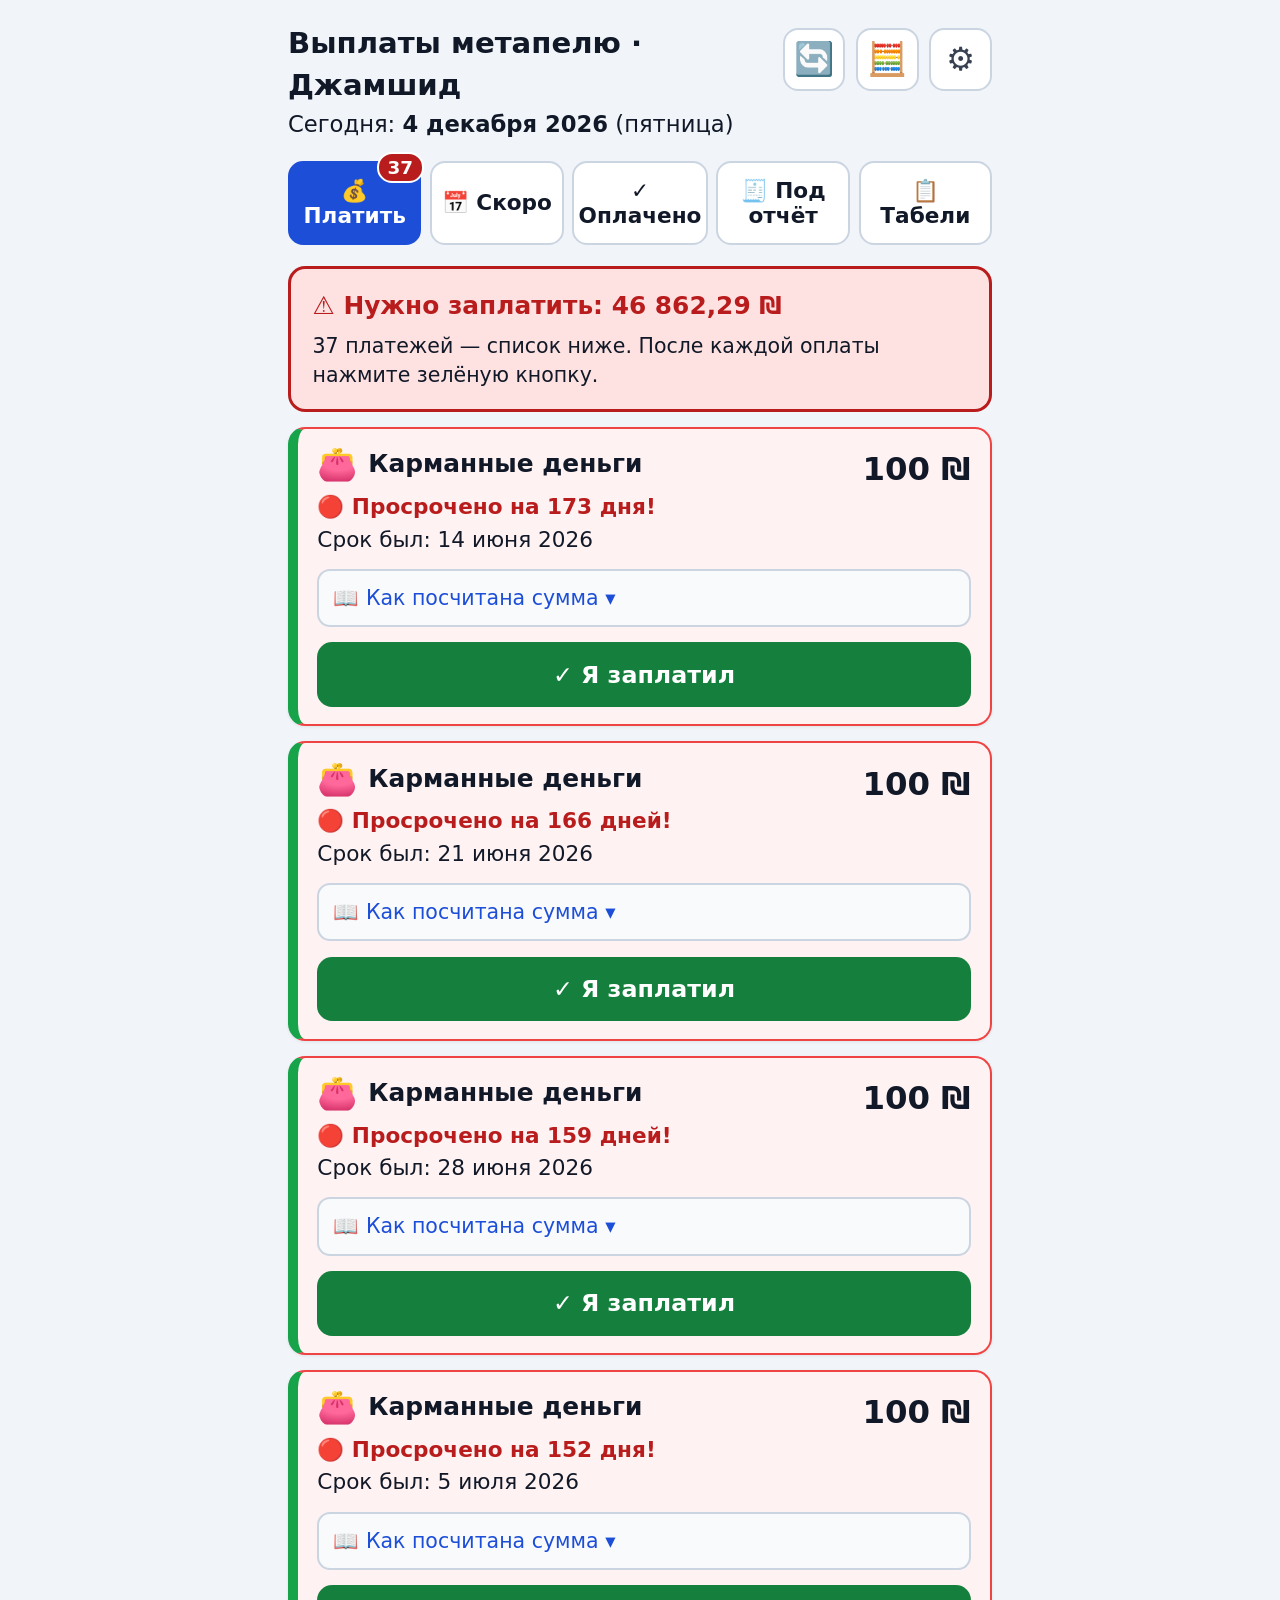
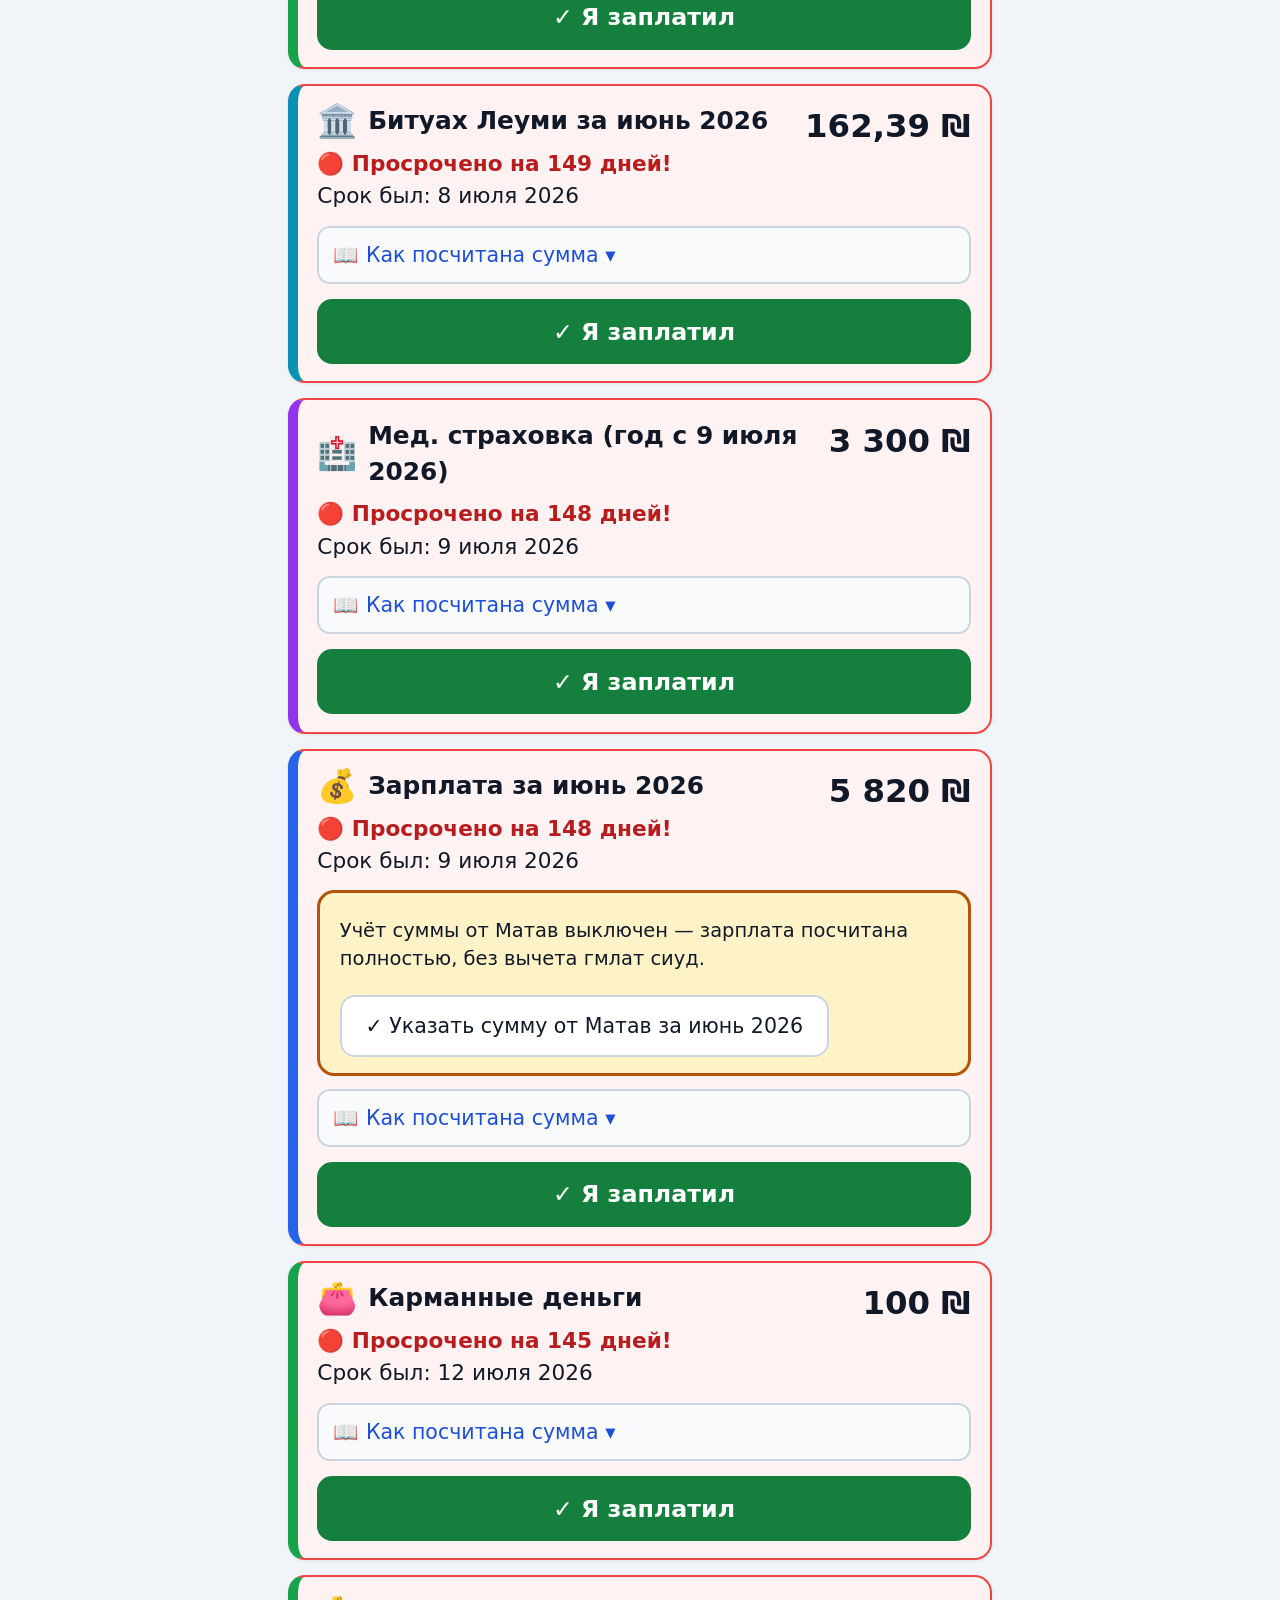
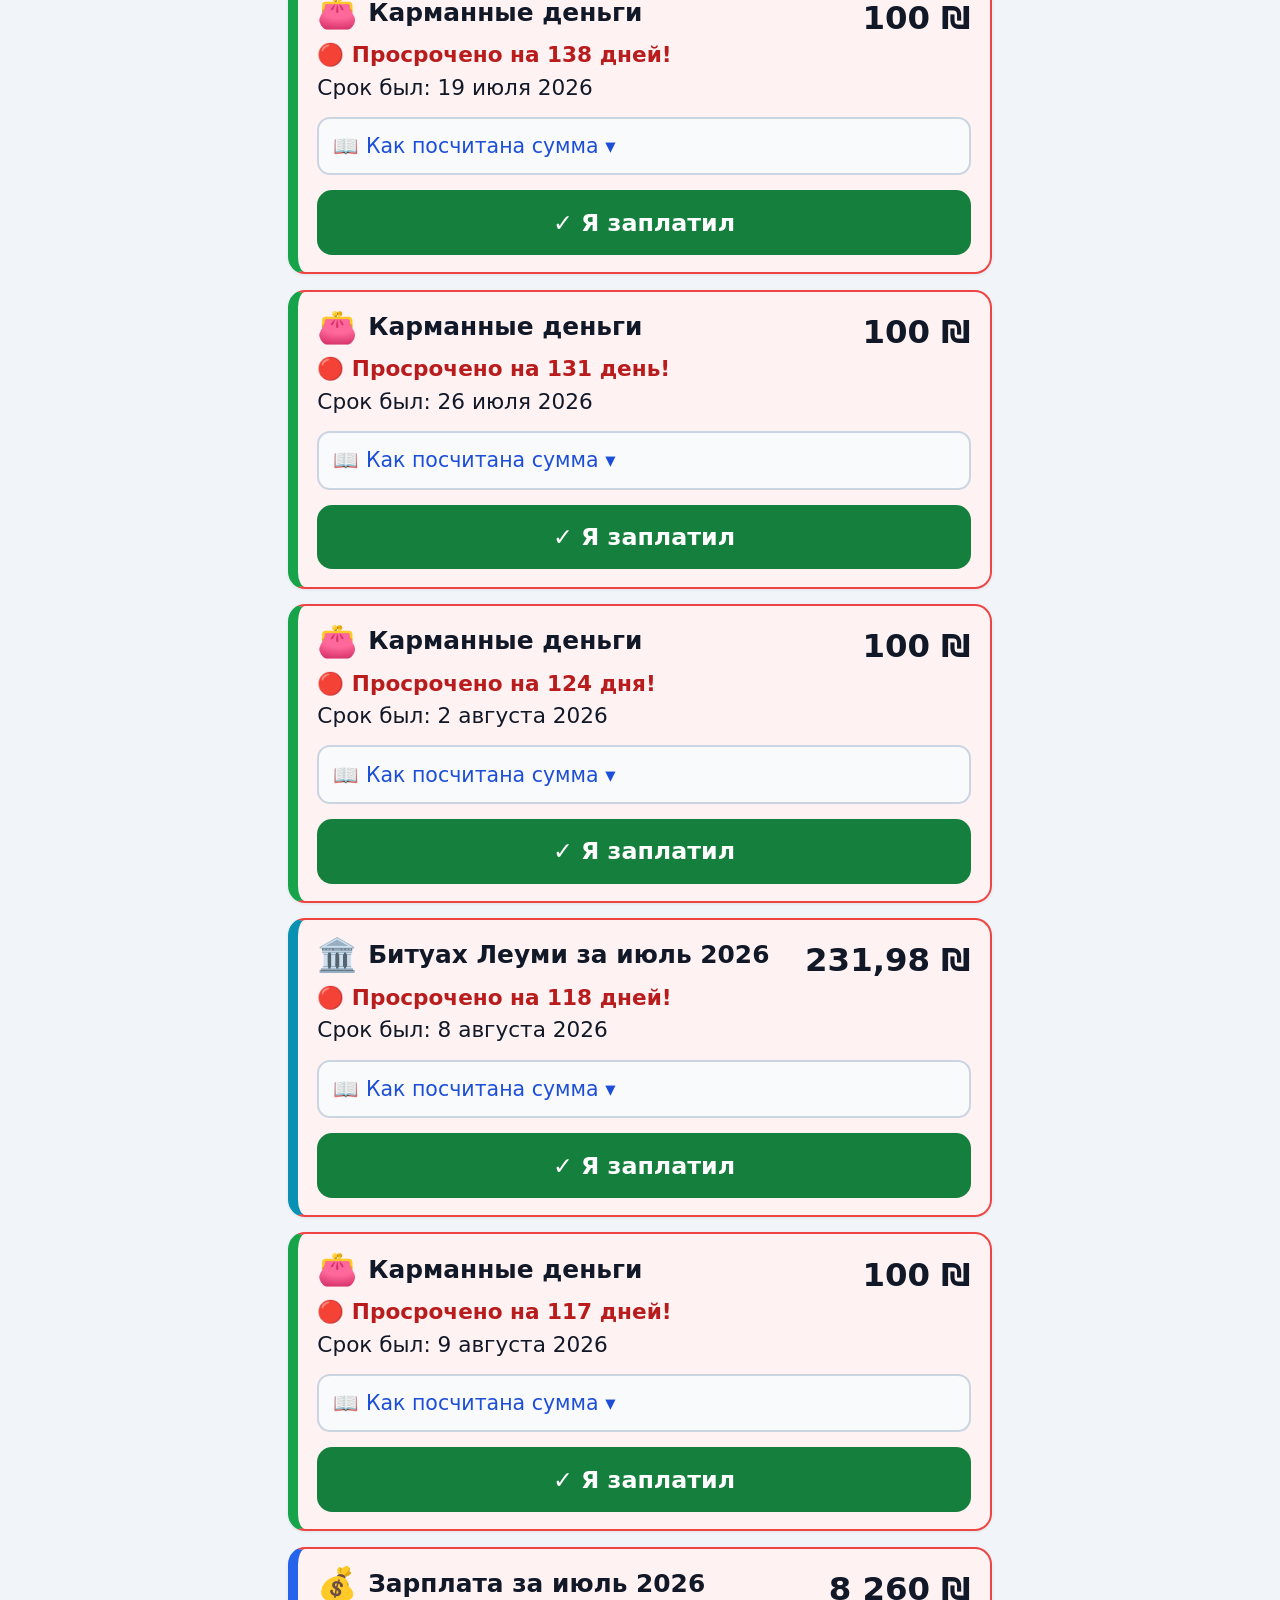
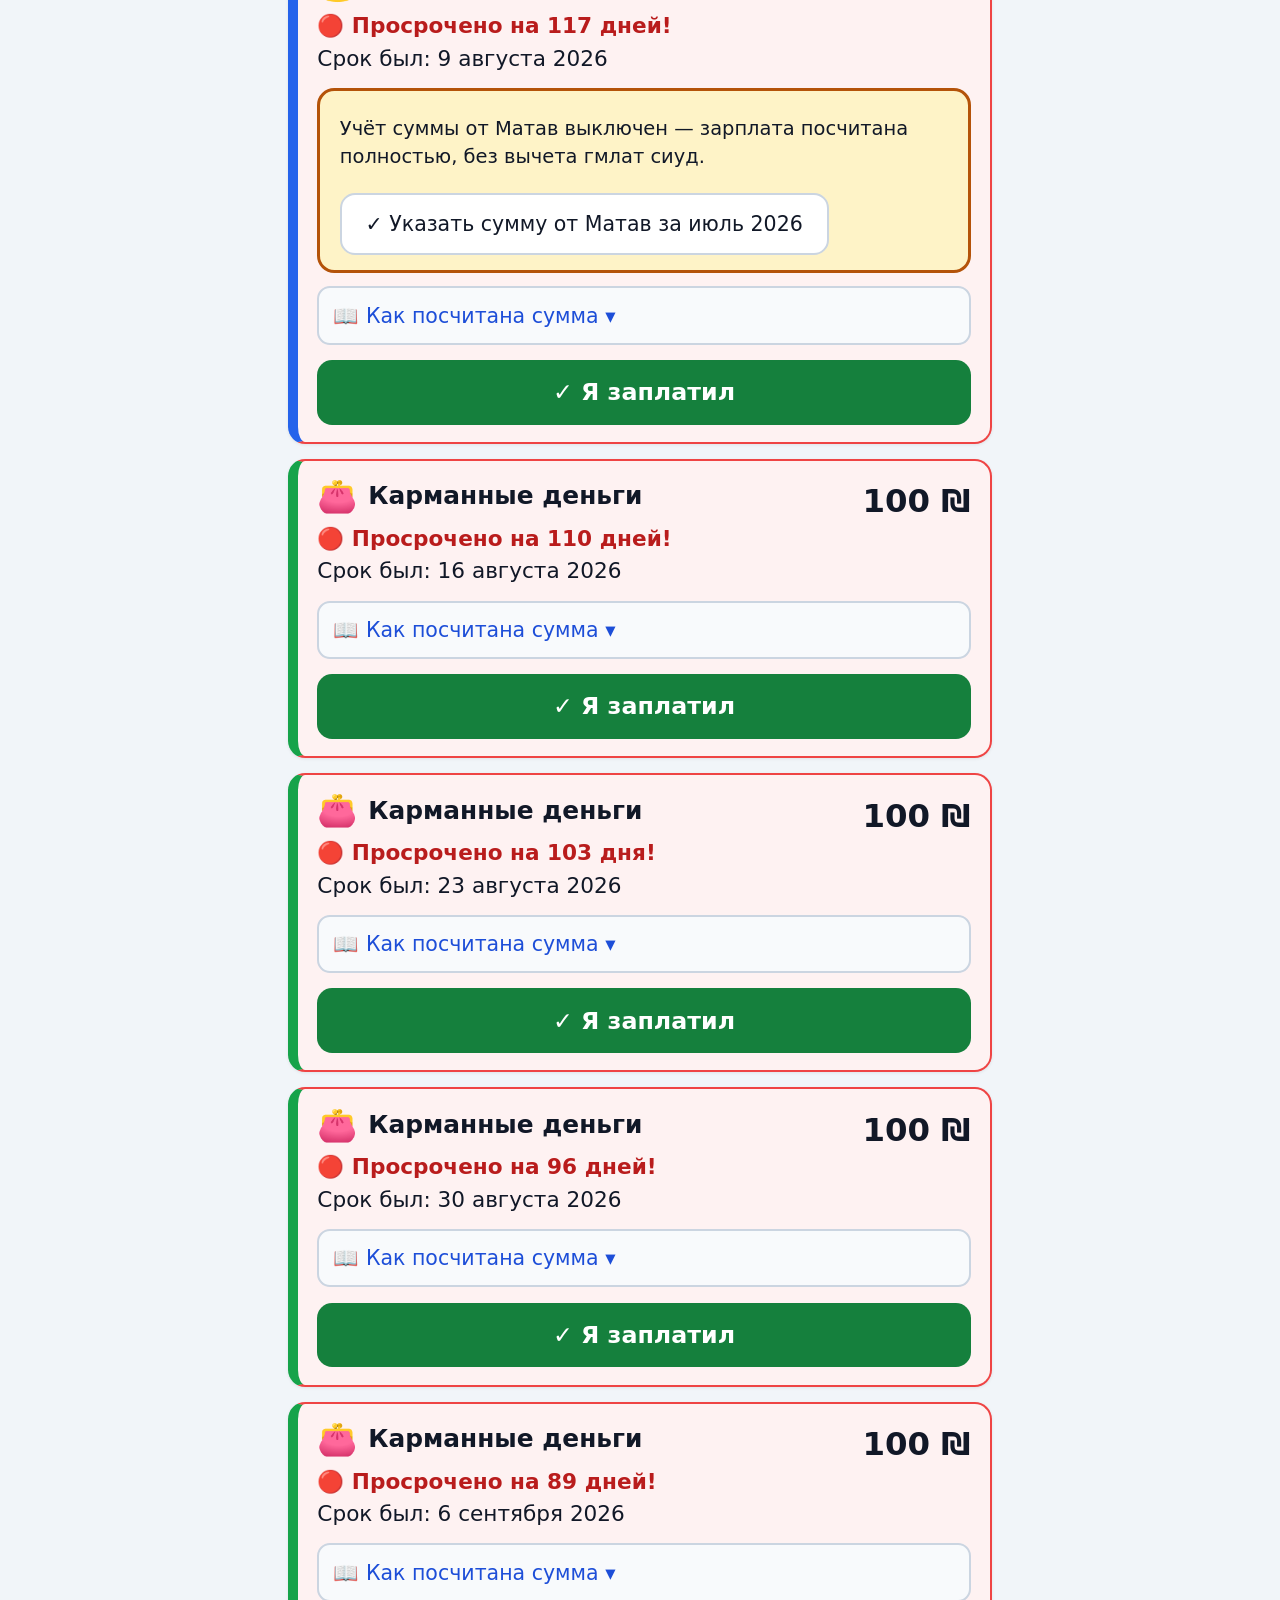
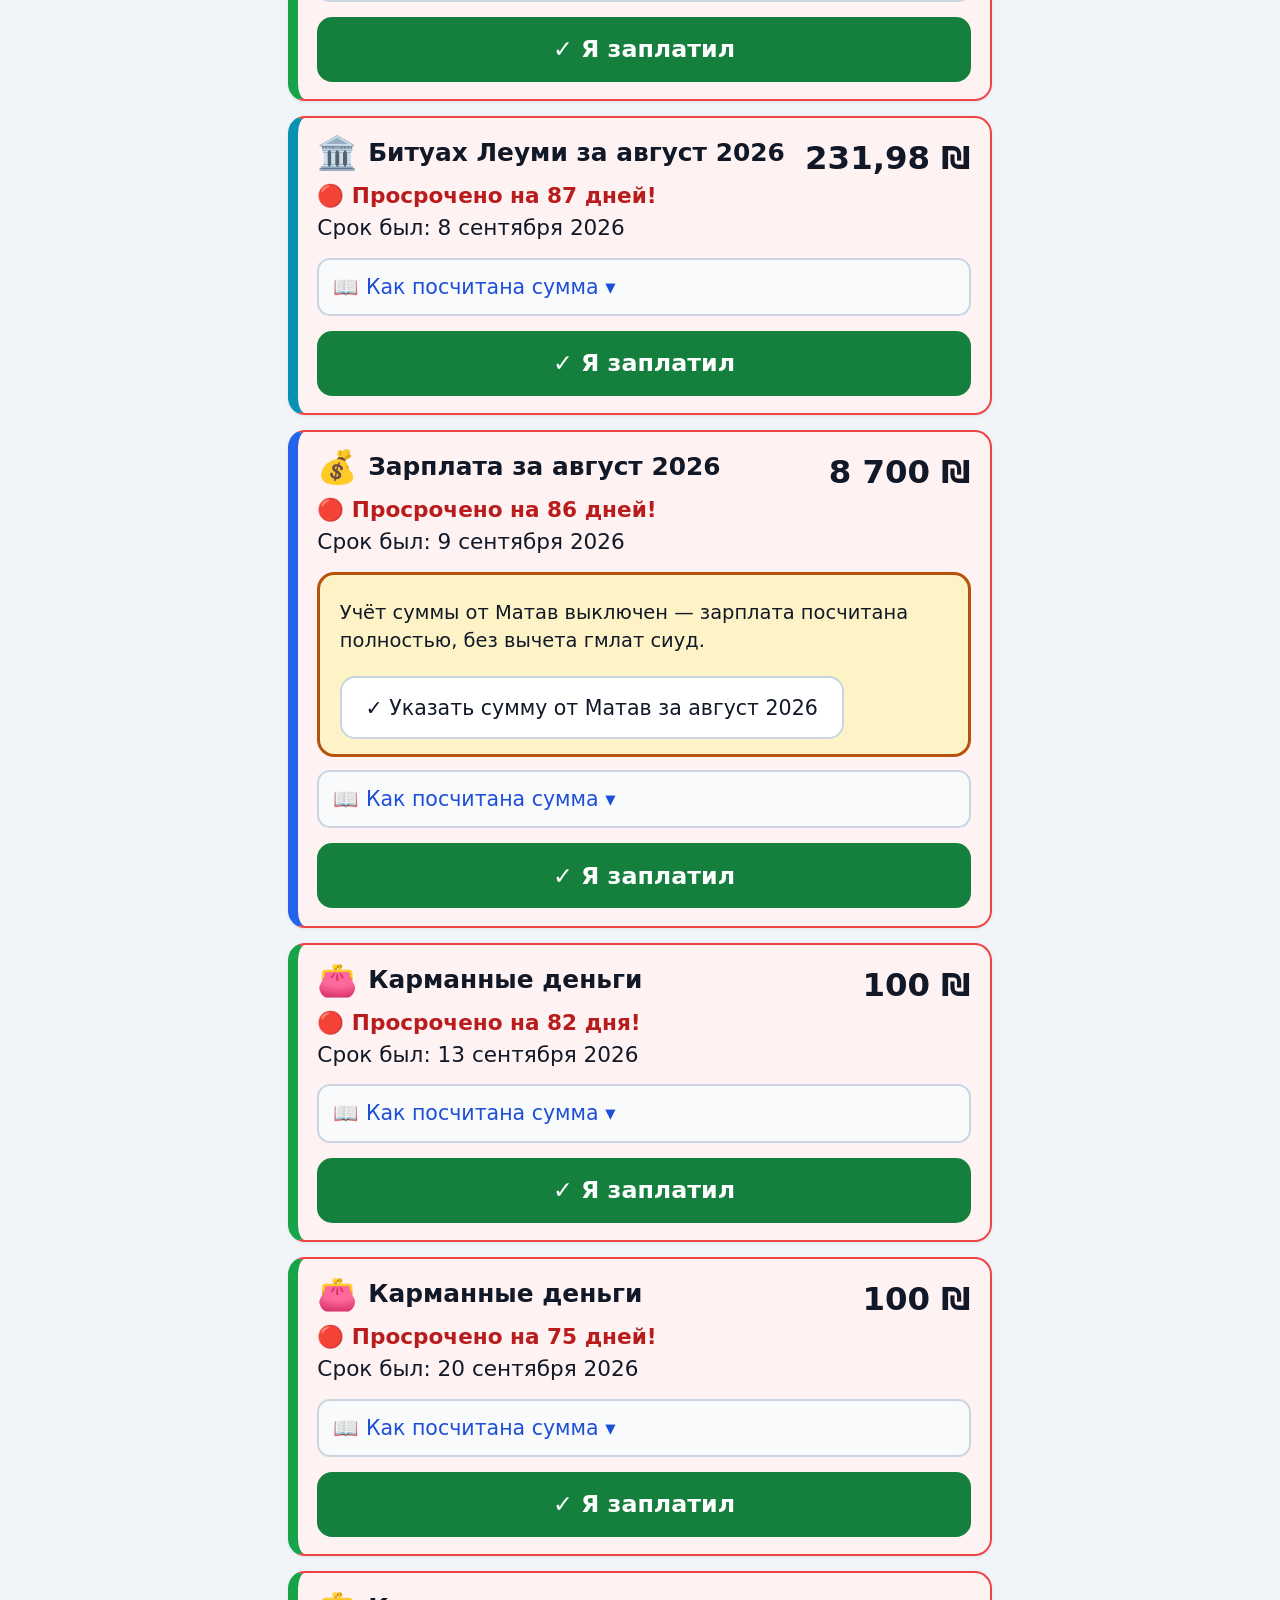
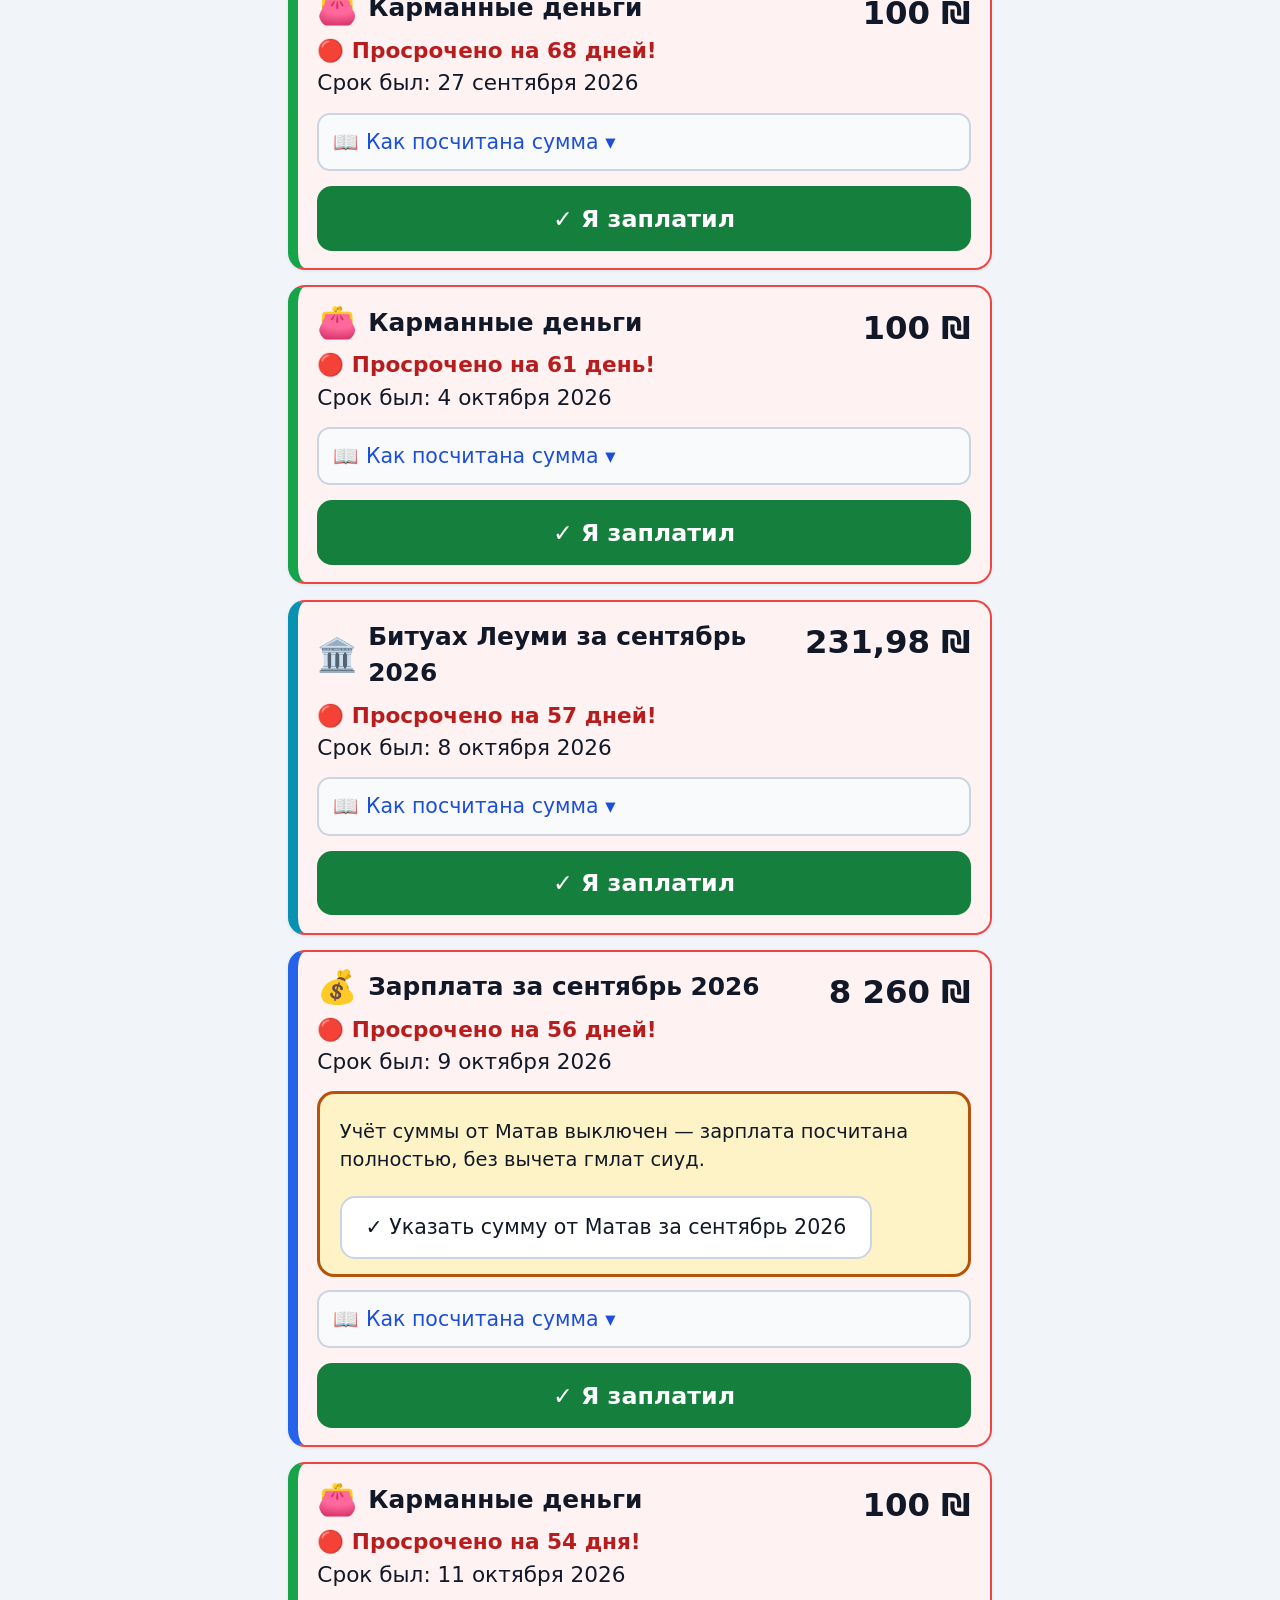
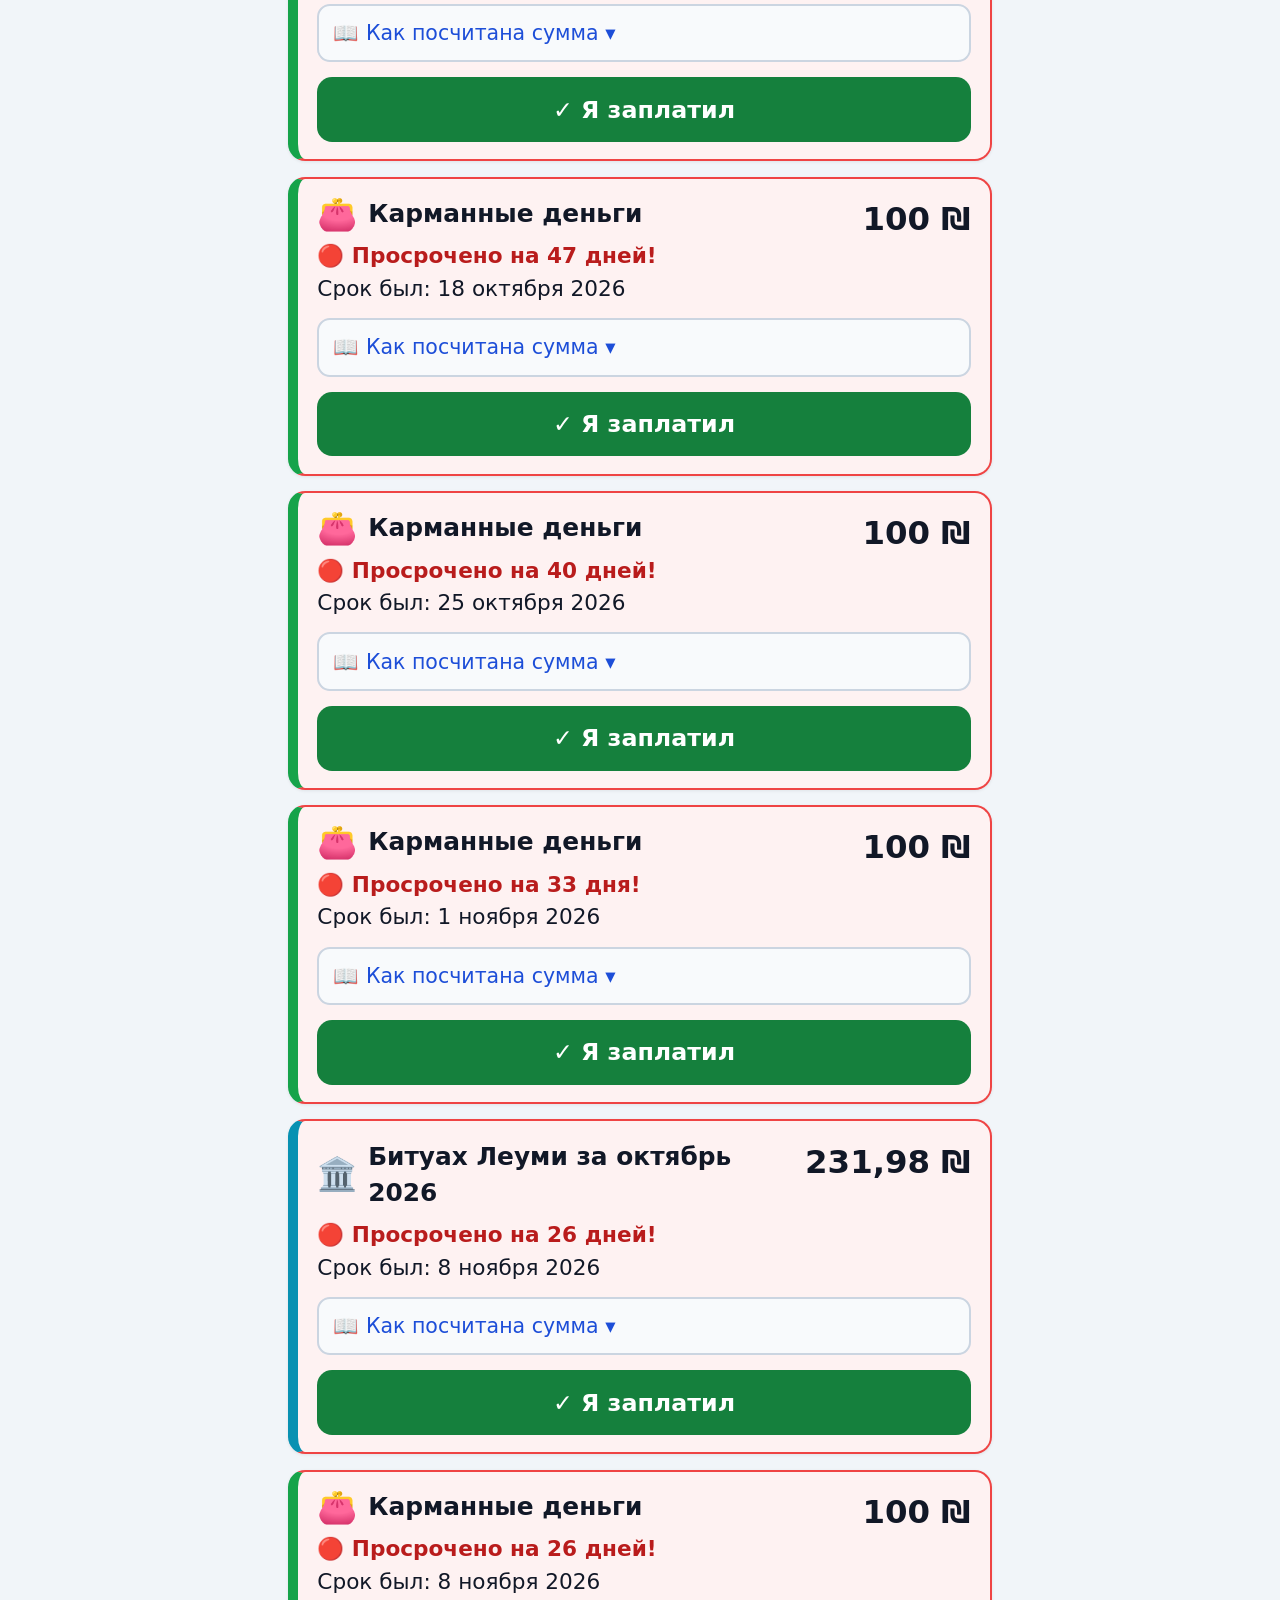
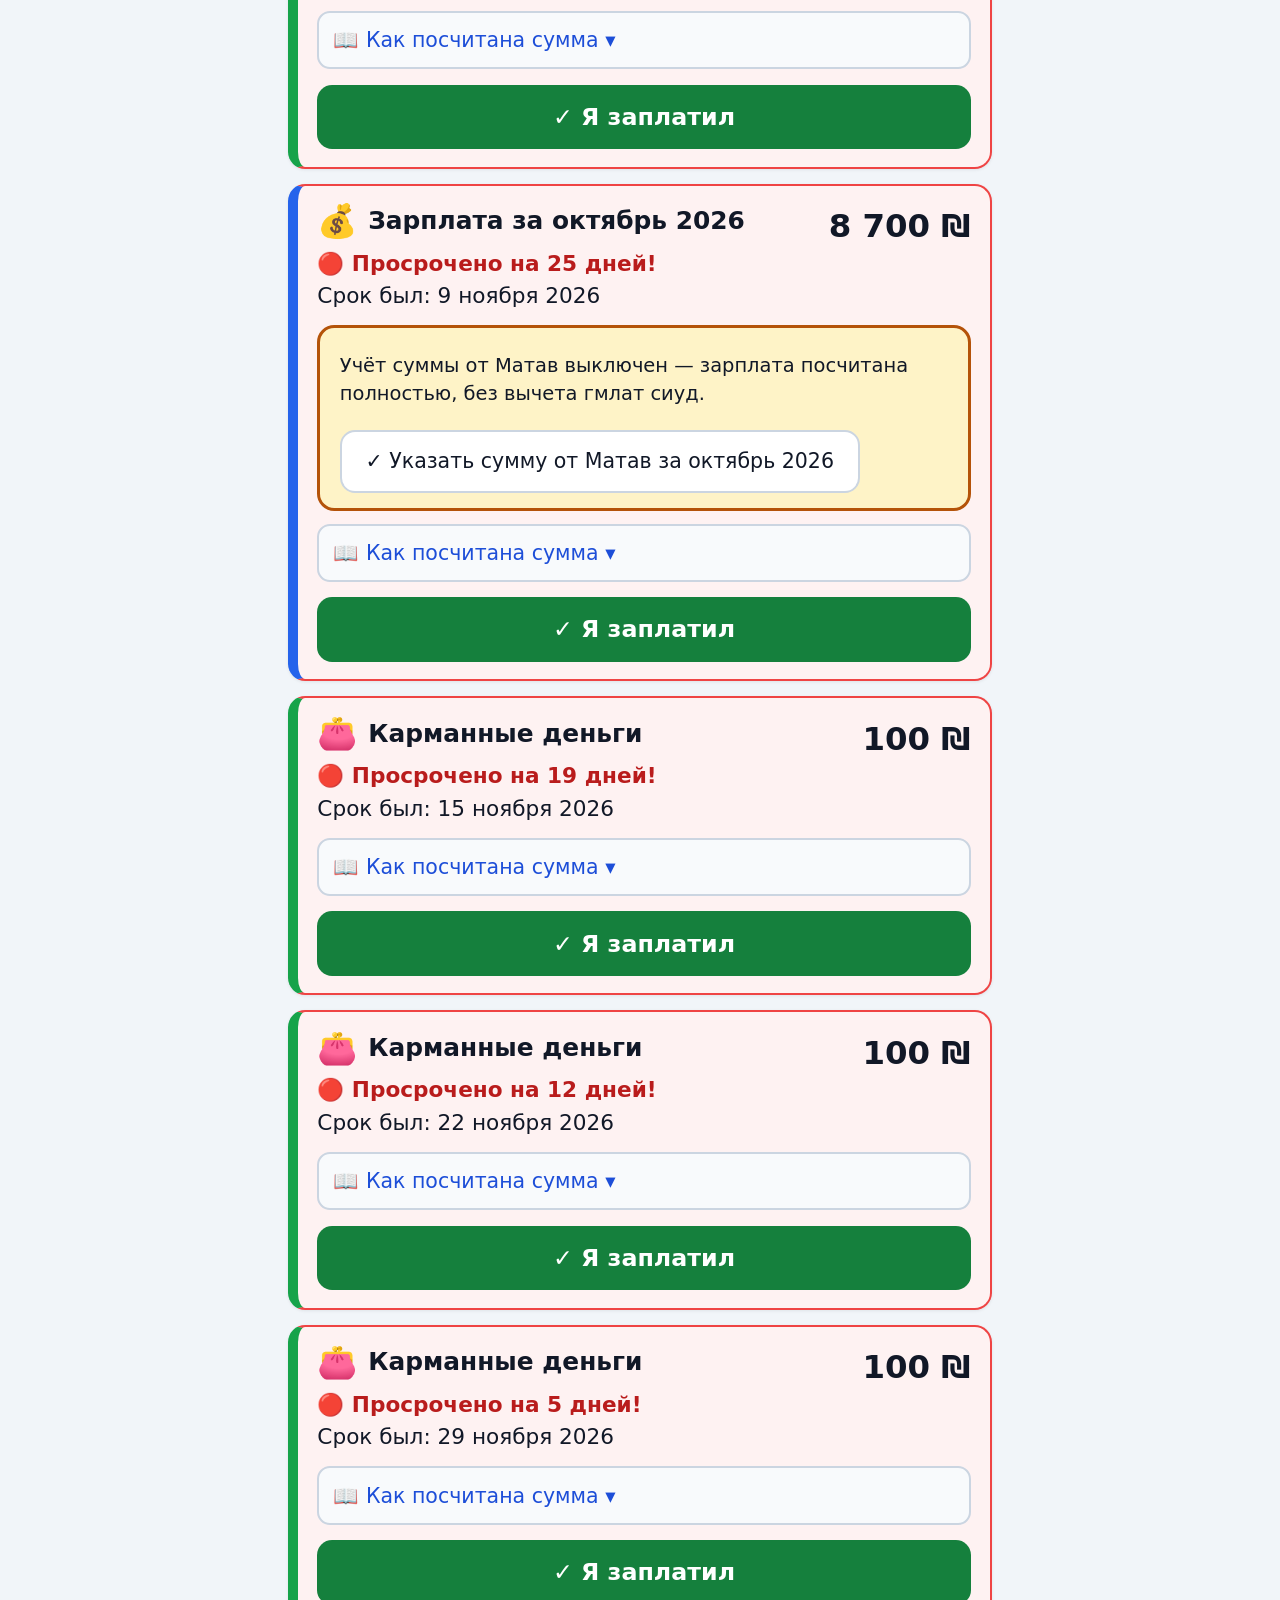
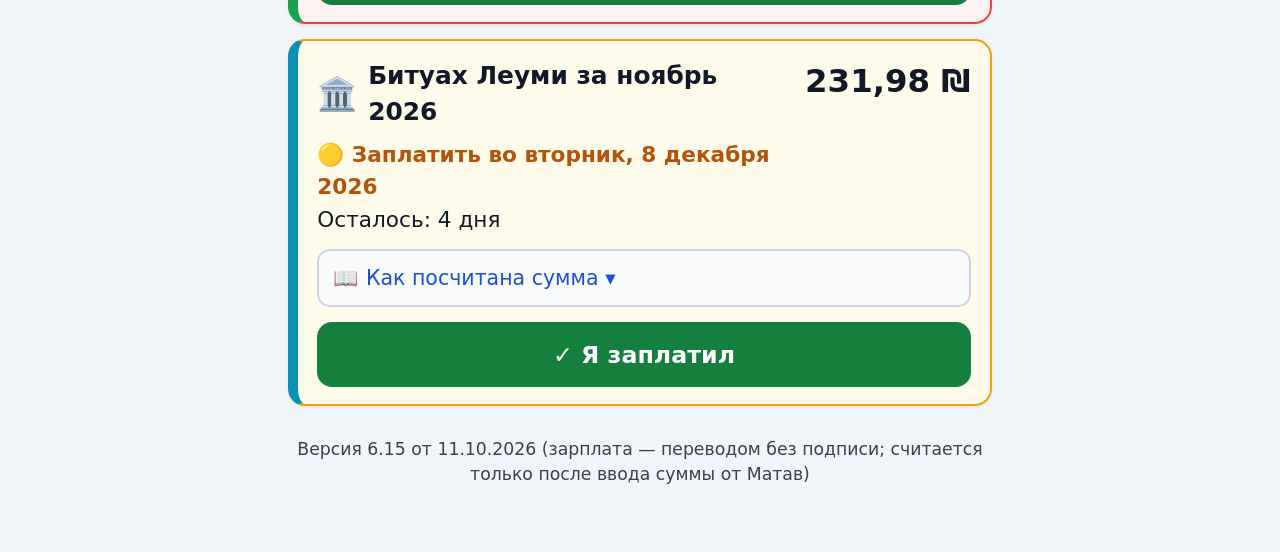
<file: index.html>
<!DOCTYPE html>
<html lang="ru">
<head>
  <meta charset="utf-8">
  <meta name="viewport" content="width=device-width, initial-scale=1">
  <title>Выплаты метапелю</title>
  <meta name="theme-color" content="#1d4ed8">
  <link rel="manifest" href="manifest.json">
  <link rel="icon" type="image/png" href="icons/icon-192.png">
  <link rel="apple-touch-icon" href="icons/icon-180.png">
  <meta name="mobile-web-app-capable" content="yes">
  <meta name="apple-mobile-web-app-capable" content="yes">
  <meta name="apple-mobile-web-app-status-bar-style" content="default">
  <meta name="apple-mobile-web-app-title" content="Выплаты">
  <link rel="stylesheet" href="css/styles.css">
</head>
<body>
  <div class="wrap">
    <header>
      <h1 id="hdr-title">Выплаты метапелю</h1>
      <div id="hdr-today"></div>
      <button id="btn-refresh" title="Обновить приложение — загрузить последнюю версию">🔄</button>
      <button id="btn-final" title="Калькулятор окончания работы">🧮</button>
      <button id="btn-settings" title="Настройки (для родственников)">⚙</button>
      <button id="btn-notify" class="btn btn-light" style="display:none">🔔 Включить напоминания на экране</button>
    </header>

    <nav>
      <button class="tab active" data-tab="due">💰 Платить<span id="badge-due" style="display:none">0</span></button>
      <button class="tab" data-tab="upcoming">📅 Скоро</button>
      <button class="tab" data-tab="history">✓ Оплачено</button>
      <button class="tab" data-tab="advance">🧾 Под отчёт<span id="badge-advance" class="tab-dot" style="display:none"></span></button>
      <button class="tab" data-tab="timesheets">📋 Табели<span id="badge-timesheets" style="display:none">0</span></button>
    </nav>

    <main id="content"></main>
    <footer id="app-version"></footer>
  <input type="file" id="ts-file-input" accept="application/pdf" style="display:none">
  </div>

  <!-- диалог «Оплачено» -->
  <div class="modal" id="modal-pay">
    <div class="modal-box">
      <h2 id="pay-title"></h2>
      <div class="muted" id="pay-due"></div>
      <div class="pay-amount-big" id="pay-amount-big"></div>
      <ul id="pay-breakdown"></ul>
      <div class="form-row" id="pay-sats-row" style="display:none">
        <label for="pay-sats">Суббот отработано</label>
        <div class="stepper">
          <button type="button" id="pay-sats-minus">−</button>
          <input type="number" id="pay-sats" min="0" max="5" step="1">
          <button type="button" id="pay-sats-plus">+</button>
        </div>
      </div>
      <div class="form-row" id="pay-method-row">
        <label>Как оплачено</label>
        <div class="method-toggle">
          <button type="button" class="method-btn" id="pay-method-transfer">🏦 Перевод</button>
          <button type="button" class="method-btn" id="pay-method-cash">💵 Наличные</button>
        </div>
      </div>
      <button type="button" class="btn-breakdown" id="pay-details-toggle">✎ Поправить сумму или дату</button>
      <div id="pay-details" style="display:none">
        <div class="form-row">
          <label for="pay-amount">Сколько заплатили, ₪</label>
          <input type="number" id="pay-amount" min="0" step="any">
        </div>
        <div class="form-row">
          <label for="pay-date">Когда заплатили</label>
          <input type="date" id="pay-date">
        </div>
      </div>
      <div class="hint" id="pay-cash-hint" style="display:none">После подтверждения метапель распишется в получении.</div>
      <div class="hint" id="pay-transfer-hint" style="display:none">🏦 Зарплата — банковским переводом на счёт метапеля. Подпись не нужна: перевод подтверждает банк.</div>
      <div class="modal-actions">
        <button class="btn btn-pay" id="pay-confirm">✓ Да, деньги выплачены</button>
        <button class="btn btn-undo modal-close">Отмена — вернуться назад</button>
      </div>
    </div>
  </div>

  <!-- расписка: подпись метапеля пальцем -->
  <div class="modal" id="modal-sign">
    <div class="modal-box">
      <h2 id="sign-title">✍ Расписка о получении</h2>
      <div class="sign-text" id="sign-text"></div>
      <canvas id="sign-canvas"></canvas>
      <div class="hint" id="sign-hint">Метапель: распишитесь пальцем в рамке выше и нажмите ОК.</div>
      <div class="modal-actions">
        <button class="btn btn-pay" id="sign-ok">✓ ОК — деньги получил</button>
        <button class="btn btn-light" id="sign-clear">Стереть и расписаться заново</button>
        <button class="btn btn-undo" id="sign-later">Позже (расписаться потом)</button>
      </div>
    </div>
  </div>

  <!-- предпросмотр подписанного табеля -->
  <div class="modal" id="modal-ts-preview">
    <div class="modal-box modal-box-wide">
      <h2>👁 Предпросмотр табеля</h2>
      <div class="hint">Проверьте, что подписи встали по местам. Затем сохраните.</div>
      <div class="ts-preview-wrap"><canvas id="ts-preview-canvas"></canvas></div>
      <div class="modal-actions">
        <button class="btn btn-pay" id="ts-preview-save">✓ Сохранить подписанный табель</button>
        <button class="btn btn-undo" id="ts-preview-cancel">Отмена</button>
      </div>
    </div>
  </div>

  <!-- дополнительный платёж: подарок / под отчёт -->
  <div class="modal" id="modal-extra">
    <div class="modal-box">
      <h2 id="extra-title">➕ Выдать деньги</h2>
      <!-- тип выбирается кнопкой на вкладке «Под отчёт», поэтому переключатель скрыт -->
      <div class="form-row" id="extra-kind-row" style="display:none">
        <label>Что это</label>
        <div class="method-toggle">
          <button type="button" class="method-btn" id="extra-kind-gift">🎁 Подарок</button>
          <button type="button" class="method-btn" id="extra-kind-advance">🧾 Под отчёт</button>
        </div>
      </div>
      <div class="hint" id="extra-kind-hint"></div>
      <div class="form-row">
        <label for="extra-amount">Сумма, ₪</label>
        <input type="number" id="extra-amount" min="0" step="any">
      </div>
      <div class="form-row">
        <label for="extra-date">Дата</label>
        <input type="date" id="extra-date">
      </div>
      <div class="form-row">
        <label for="extra-note">На что (не обязательно)</label>
        <input type="text" id="extra-note" placeholder="например: продукты">
      </div>
      <div class="form-row">
        <label>Как оплачено</label>
        <div class="method-toggle">
          <button type="button" class="method-btn" id="extra-method-transfer">🏦 Перевод</button>
          <button type="button" class="method-btn" id="extra-method-cash">💵 Наличные</button>
        </div>
      </div>
      <div class="modal-actions">
        <button class="btn btn-pay" id="extra-confirm">✓ Деньги выданы</button>
        <button class="btn btn-undo modal-close">Отмена</button>
      </div>
    </div>
  </div>

  <!-- возврат по отчёту: чеки / сдача -->
  <div class="modal" id="modal-return">
    <div class="modal-box">
      <h2>➖ Принять отчёт</h2>
      <div class="muted">Метапель отчитывается чеками или возвращает сдачу — сумма спишется с «под отчёт».</div>
      <div class="form-row">
        <label for="return-amount">Сумма, ₪</label>
        <input type="number" id="return-amount" min="0" step="any">
      </div>
      <div class="form-row">
        <label for="return-date">Дата</label>
        <input type="date" id="return-date">
      </div>
      <div class="form-row">
        <label for="return-note">Чем отчитался</label>
        <input type="text" id="return-note" placeholder="чеки / сдача наличными">
      </div>
      <div class="modal-actions">
        <button class="btn btn-pay" id="return-confirm">✓ Принято</button>
        <button class="btn btn-undo modal-close">Отмена</button>
      </div>
    </div>
  </div>

  <!-- гмлат сиуд: сколько Матав платит работнику в месяц (с главного экрана) -->
  <div class="modal" id="modal-hours">
    <div class="modal-box">
      <h2>🤝 Сумма от Матав (гмлат сиуд)</h2>
      <div class="muted">Матав платит работнику часть зарплаты за счёт пособия по уходу. Укажите, сколько Матав платит в месяц — остальное доплачиваете вы. (Меняется месяц к месяцу — обновляйте по присланным цифрам.)</div>
      <div class="form-row">
        <label for="hours-input">Матав платит, ₪/мес</label>
        <div class="stepper">
          <button type="button" id="hours-minus">−</button>
          <input type="number" id="hours-input" min="0" step="0.01">
          <button type="button" id="hours-plus">+</button>
        </div>
      </div>
      <div class="hint" id="hours-effect"></div>
      <div class="modal-actions">
        <button class="btn btn-pay" id="hours-save">✓ Сохранить сумму</button>
        <button class="btn btn-undo modal-close">Отмена</button>
      </div>
    </div>
  </div>

  <!-- калькулятор окончания работы (для родственников, из настроек) -->
  <div class="modal" id="modal-final">
    <div class="modal-box">
      <h2>🧮 Окончание работы — расчёт</h2>
      <div class="muted">Ориентировочный финальный расчёт по разделу 6 памятки.</div>
      <div class="form-row">
        <label for="final-date">Последний день работы</label>
        <input type="date" id="final-date">
      </div>
      <div class="form-row">
        <label>Причина</label>
        <div class="method-toggle">
          <button type="button" class="method-btn" id="final-reason-employer">Увольняет работодатель</button>
          <button type="button" class="method-btn" id="final-reason-worker">Уходит сам</button>
        </div>
      </div>
      <div class="form-row">
        <label for="final-vacation-used">Использовано дней отпуска</label>
        <input type="number" id="final-vacation-used" min="0" step="1" value="0">
      </div>
      <button class="btn btn-pay" id="final-calc">Посчитать</button>
      <div id="final-result"></div>
      <div class="modal-actions">
        <button class="btn btn-undo modal-close">Закрыть</button>
      </div>
    </div>
  </div>

  <!-- большое окно подтверждения (вместо системного confirm/alert) -->
  <div class="modal" id="modal-confirm">
    <div class="modal-box">
      <h2 id="confirm-title">Подтверждение</h2>
      <div class="confirm-text" id="confirm-text"></div>
      <div class="modal-actions">
        <button class="btn btn-undo" id="confirm-no">Нет, вернуться назад</button>
        <button class="btn btn-danger" id="confirm-yes">Да</button>
      </div>
    </div>
  </div>

  <!-- большой тост-подтверждение -->
  <div id="toast"></div>

  <!-- пароль настроек -->
  <div class="modal" id="modal-pass">
    <div class="modal-box">
      <h2>Вход в настройки</h2>
      <div class="muted">Этот раздел — для родственников, которые настраивают суммы.</div>
      <form id="pass-form" autocomplete="off">
        <div class="form-row">
          <label for="pass-input">Пароль</label>
          <input type="password" id="pass-input" autocomplete="off">
        </div>
      </form>
      <div class="error" id="pass-error" style="display:none">Неверный пароль.</div>
      <div class="hint" id="pass-hint" style="display:none">Пароль по умолчанию: 1234 — смените его в настройках.</div>
      <div class="modal-actions">
        <button class="btn btn-pay" id="pass-confirm">Войти</button>
        <button class="btn btn-undo modal-close">Отмена</button>
      </div>
    </div>
  </div>

  <script src="js/env.js"></script>
  <script src="js/calc.js"></script>
  <script src="js/storage.js"></script>
  <script src="js/sync.js"></script>
  <script src="js/timesheet-sign.js"></script>
  <script src="js/app.js"></script>
</body>
</html>
</file>
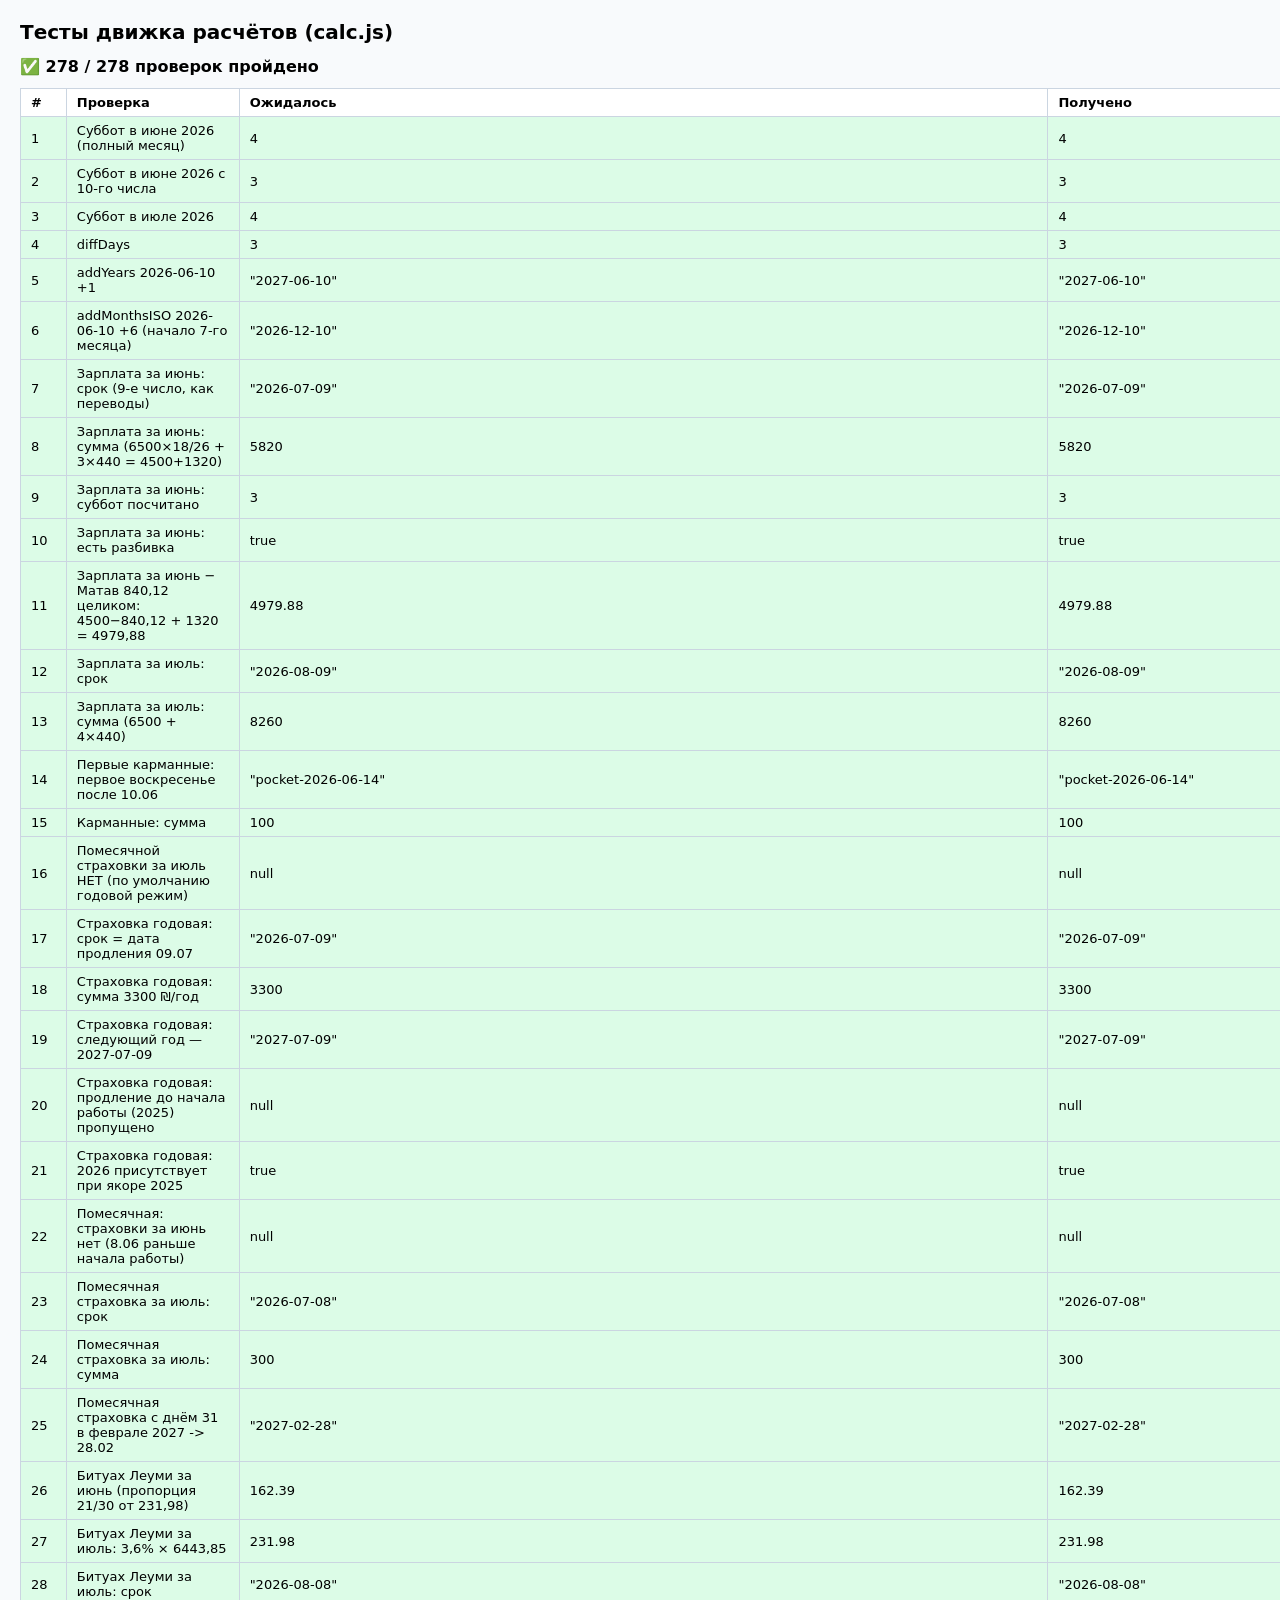
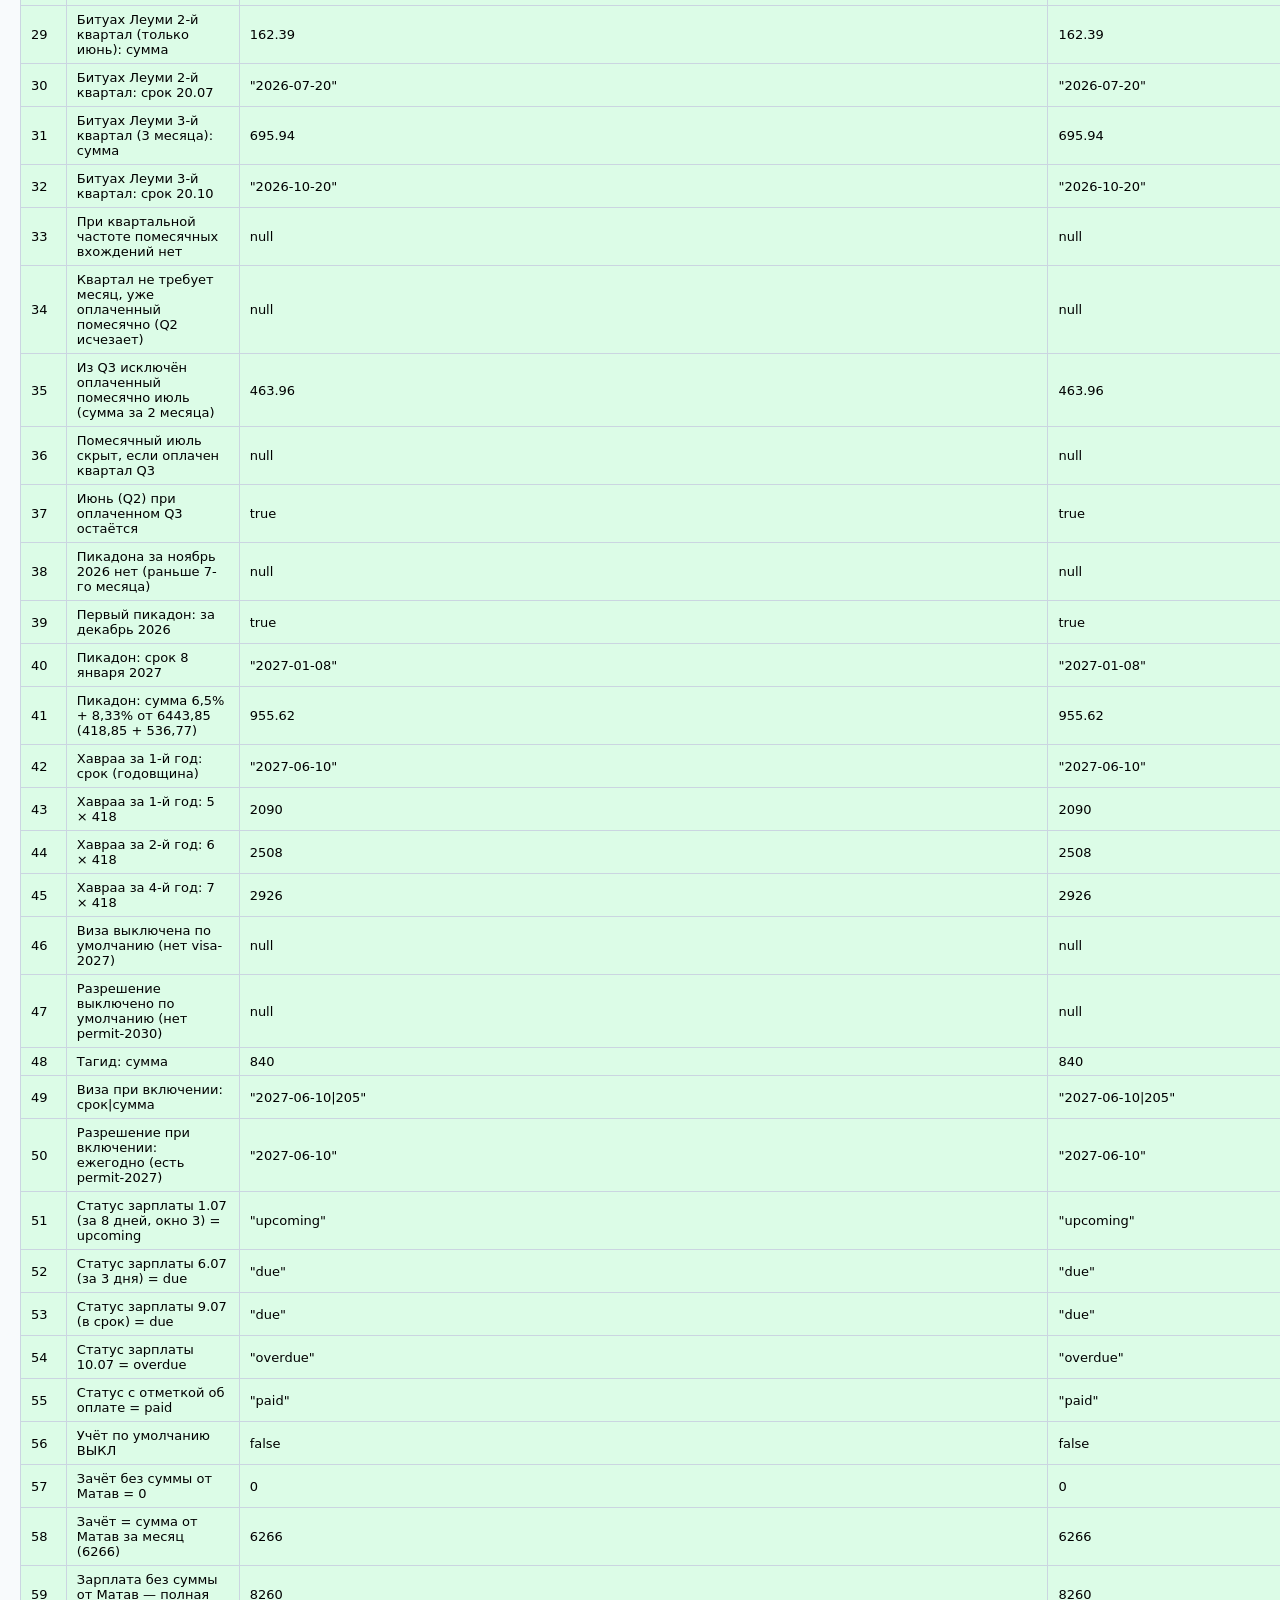
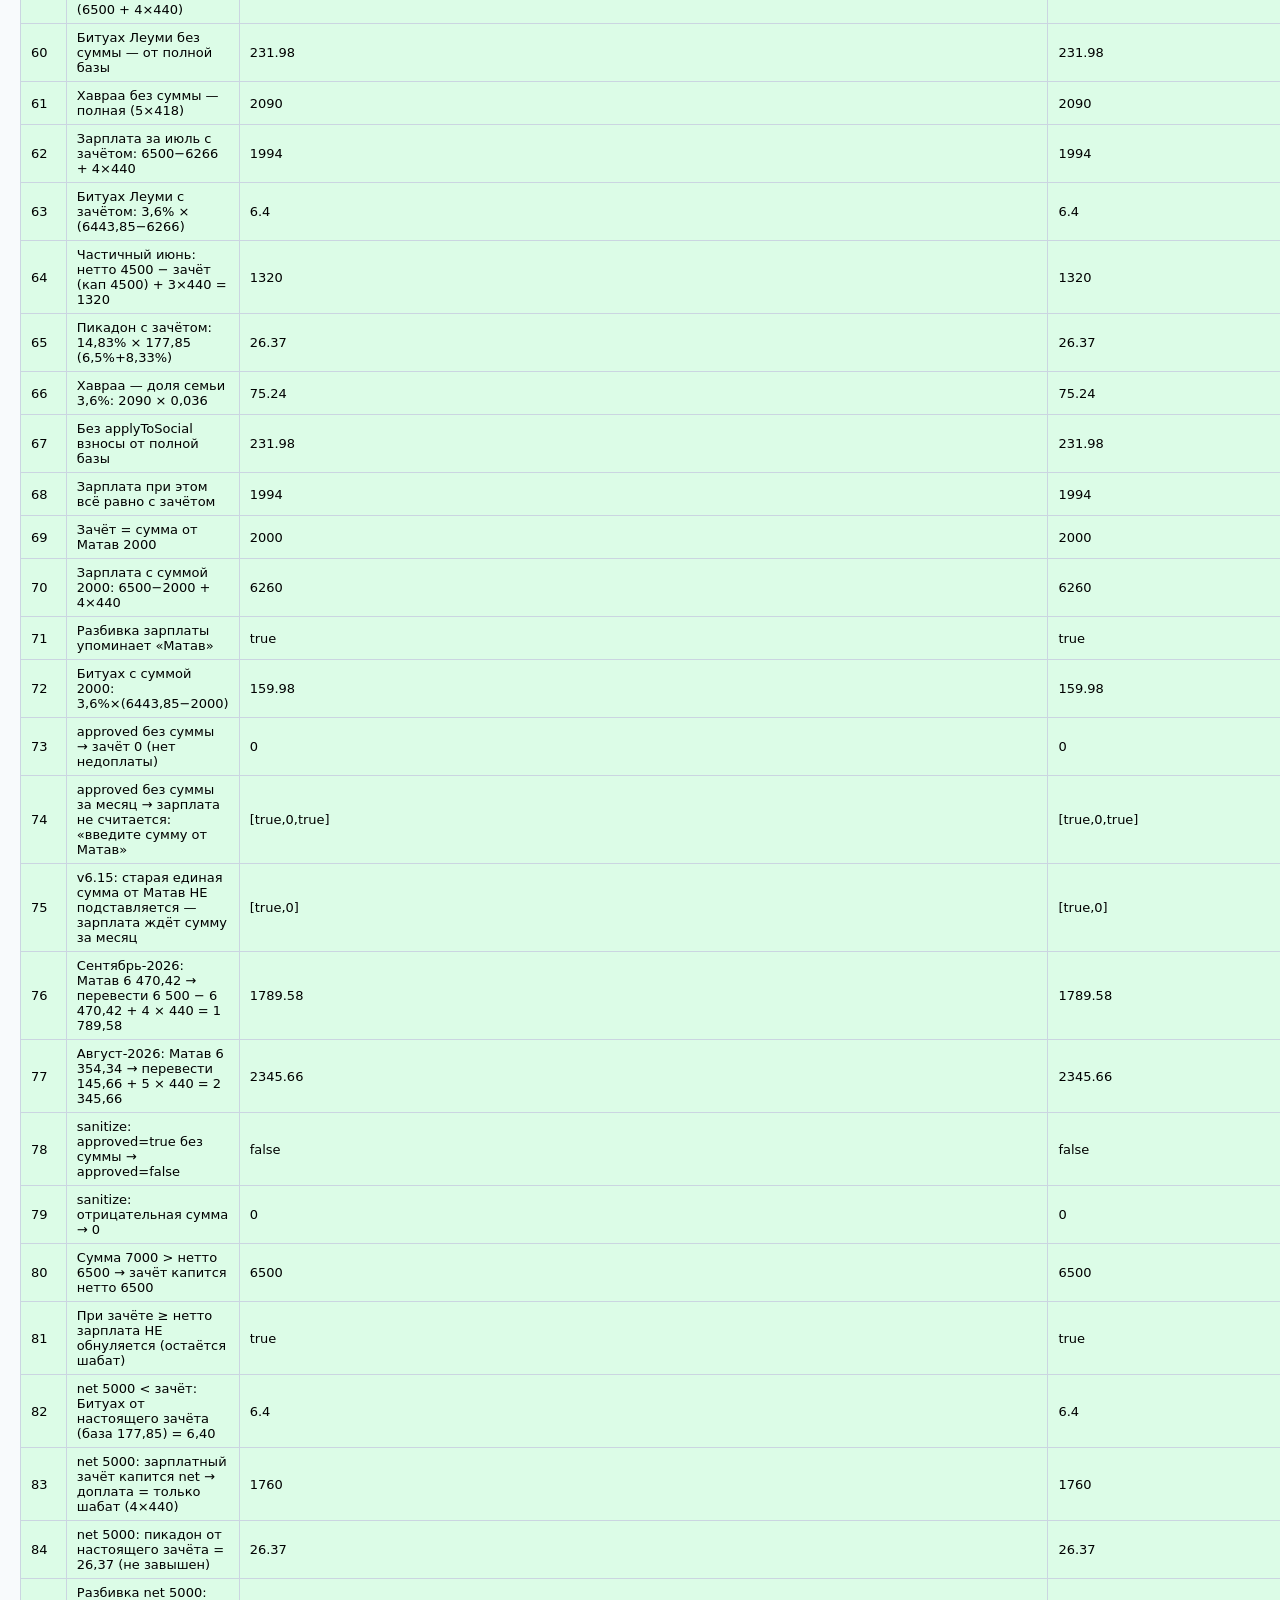
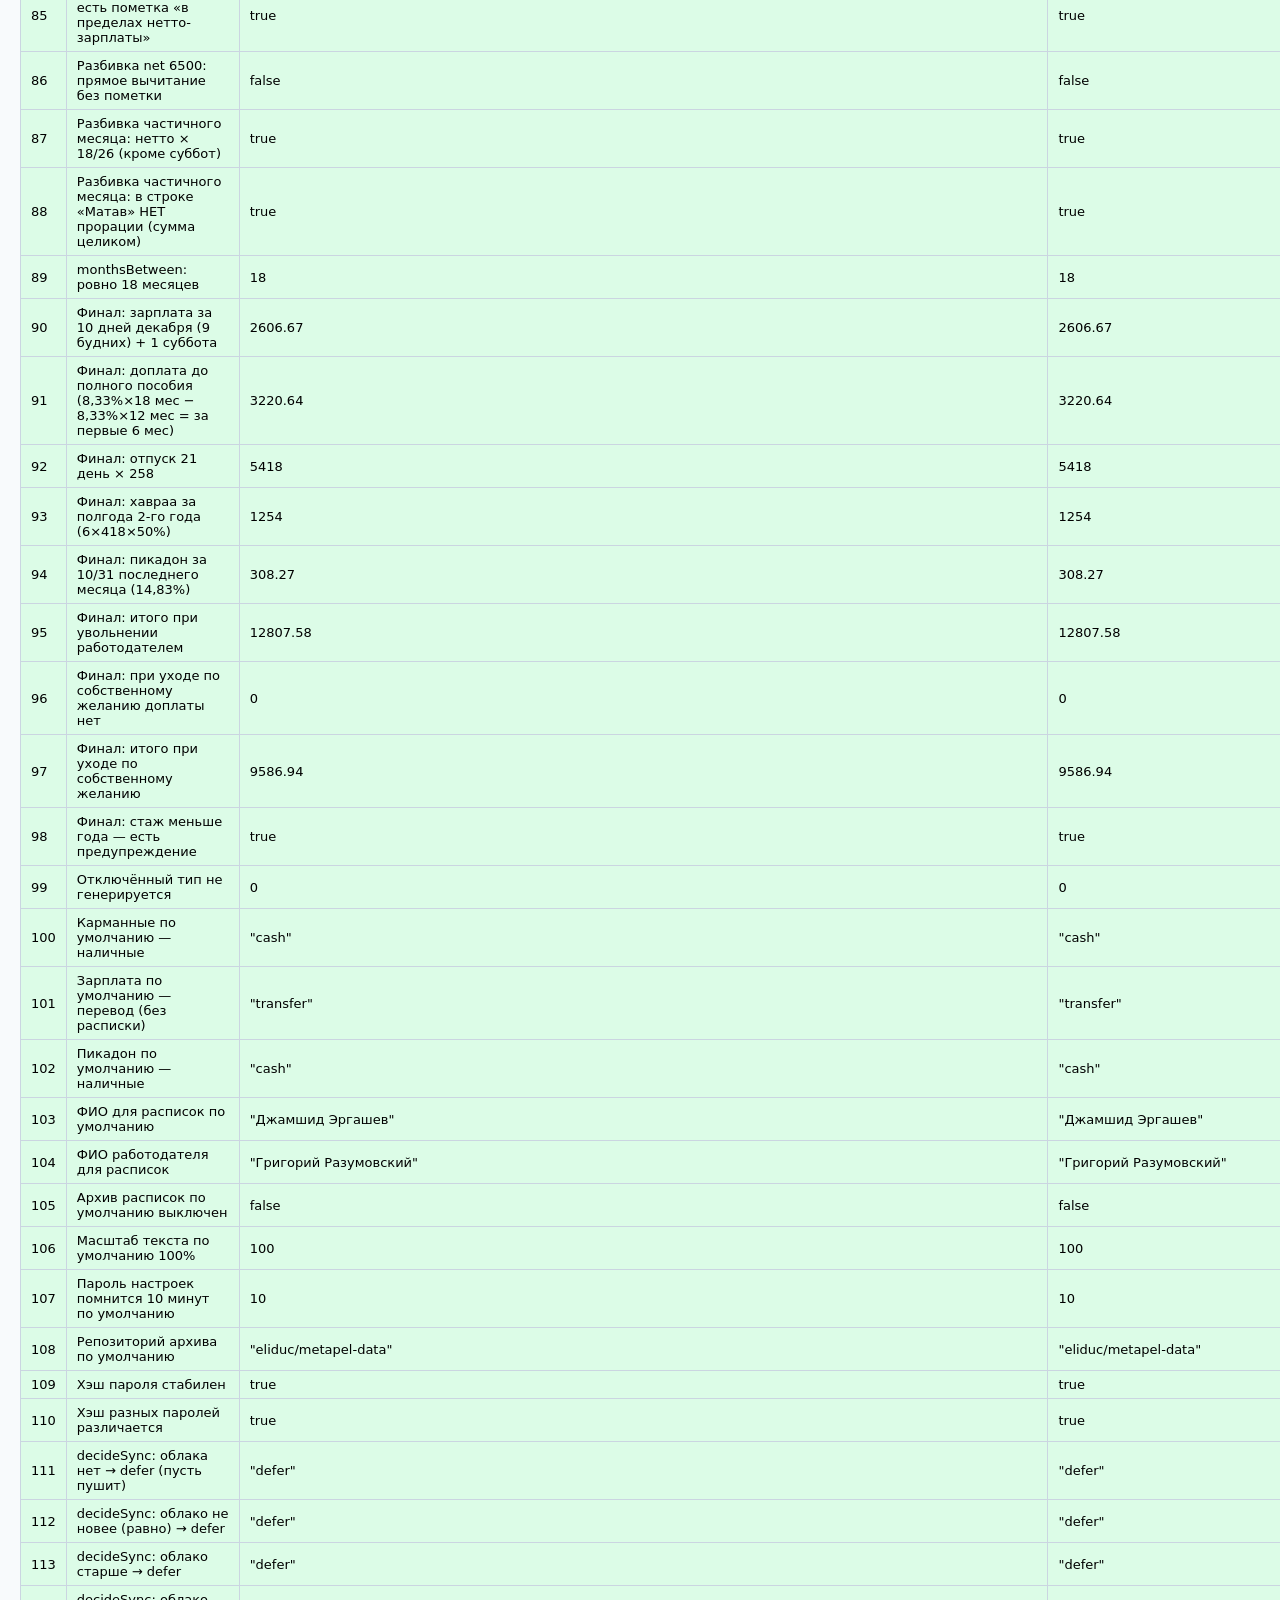
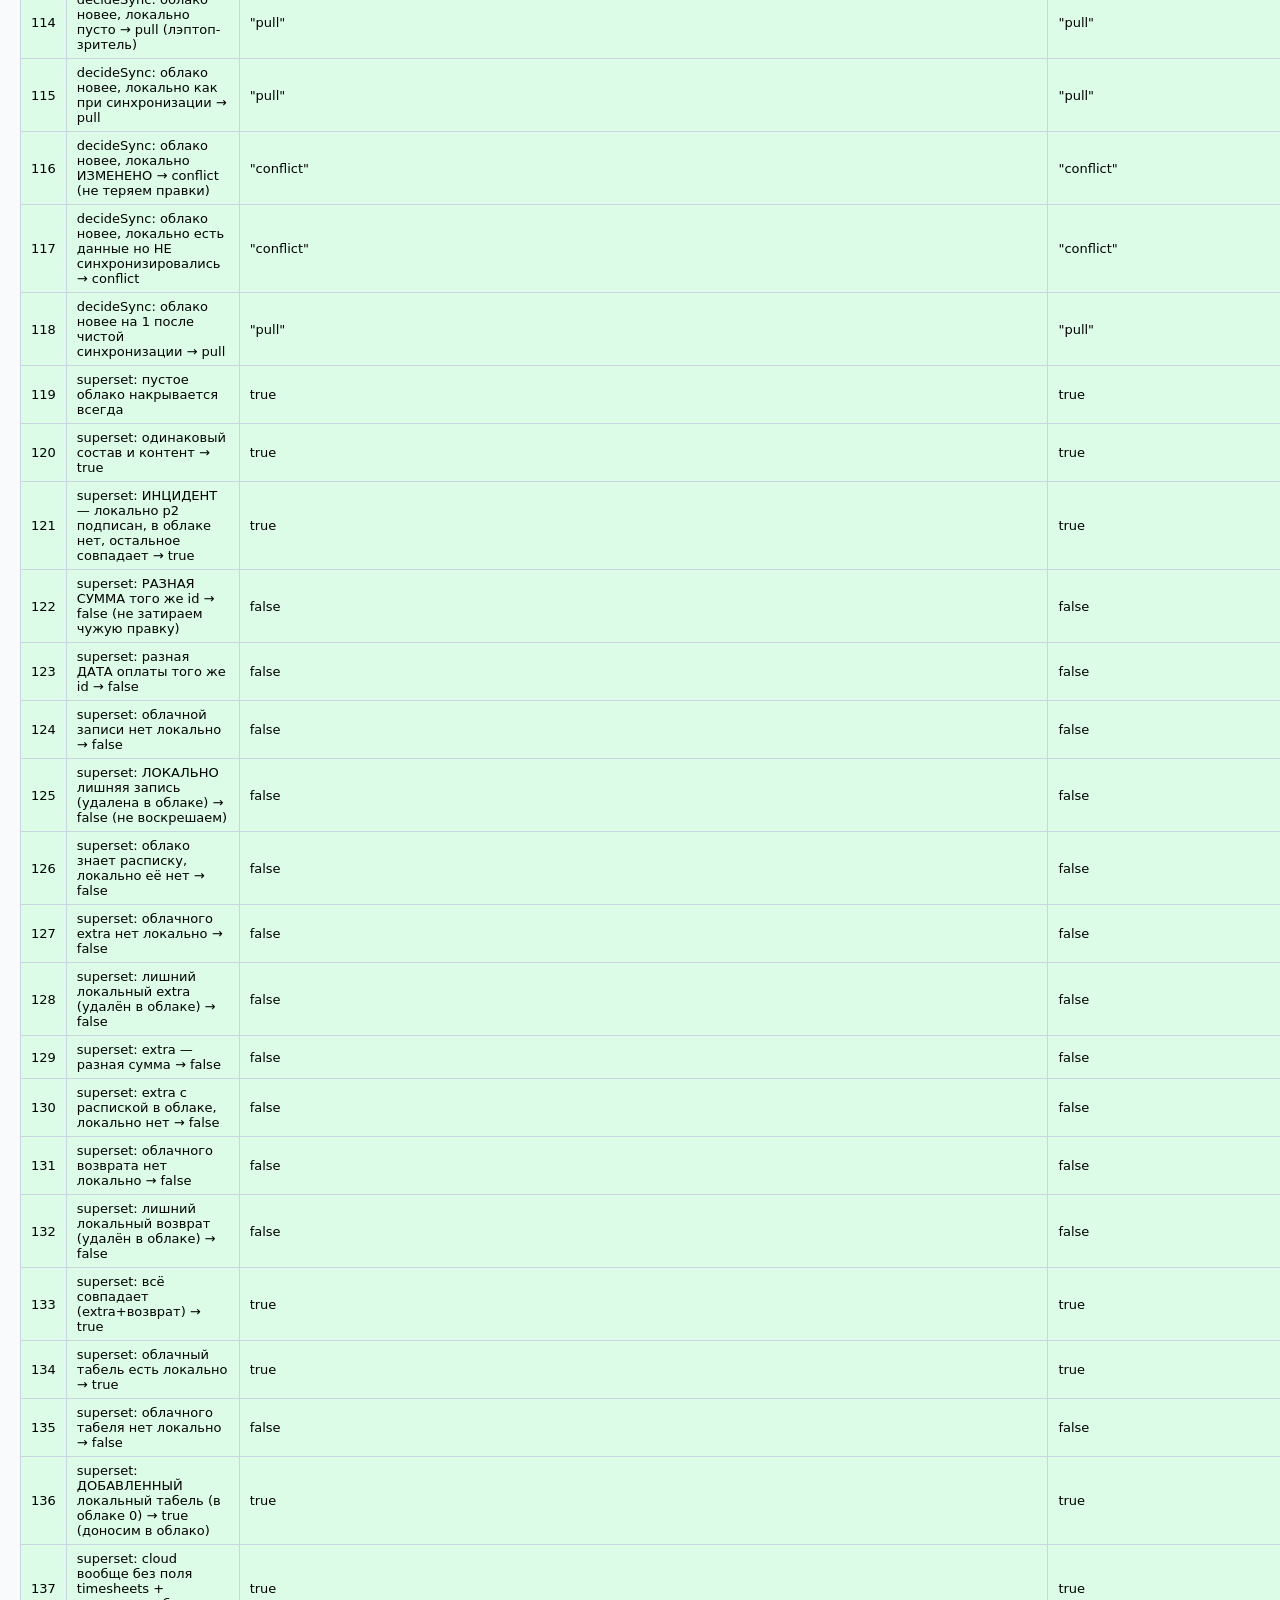
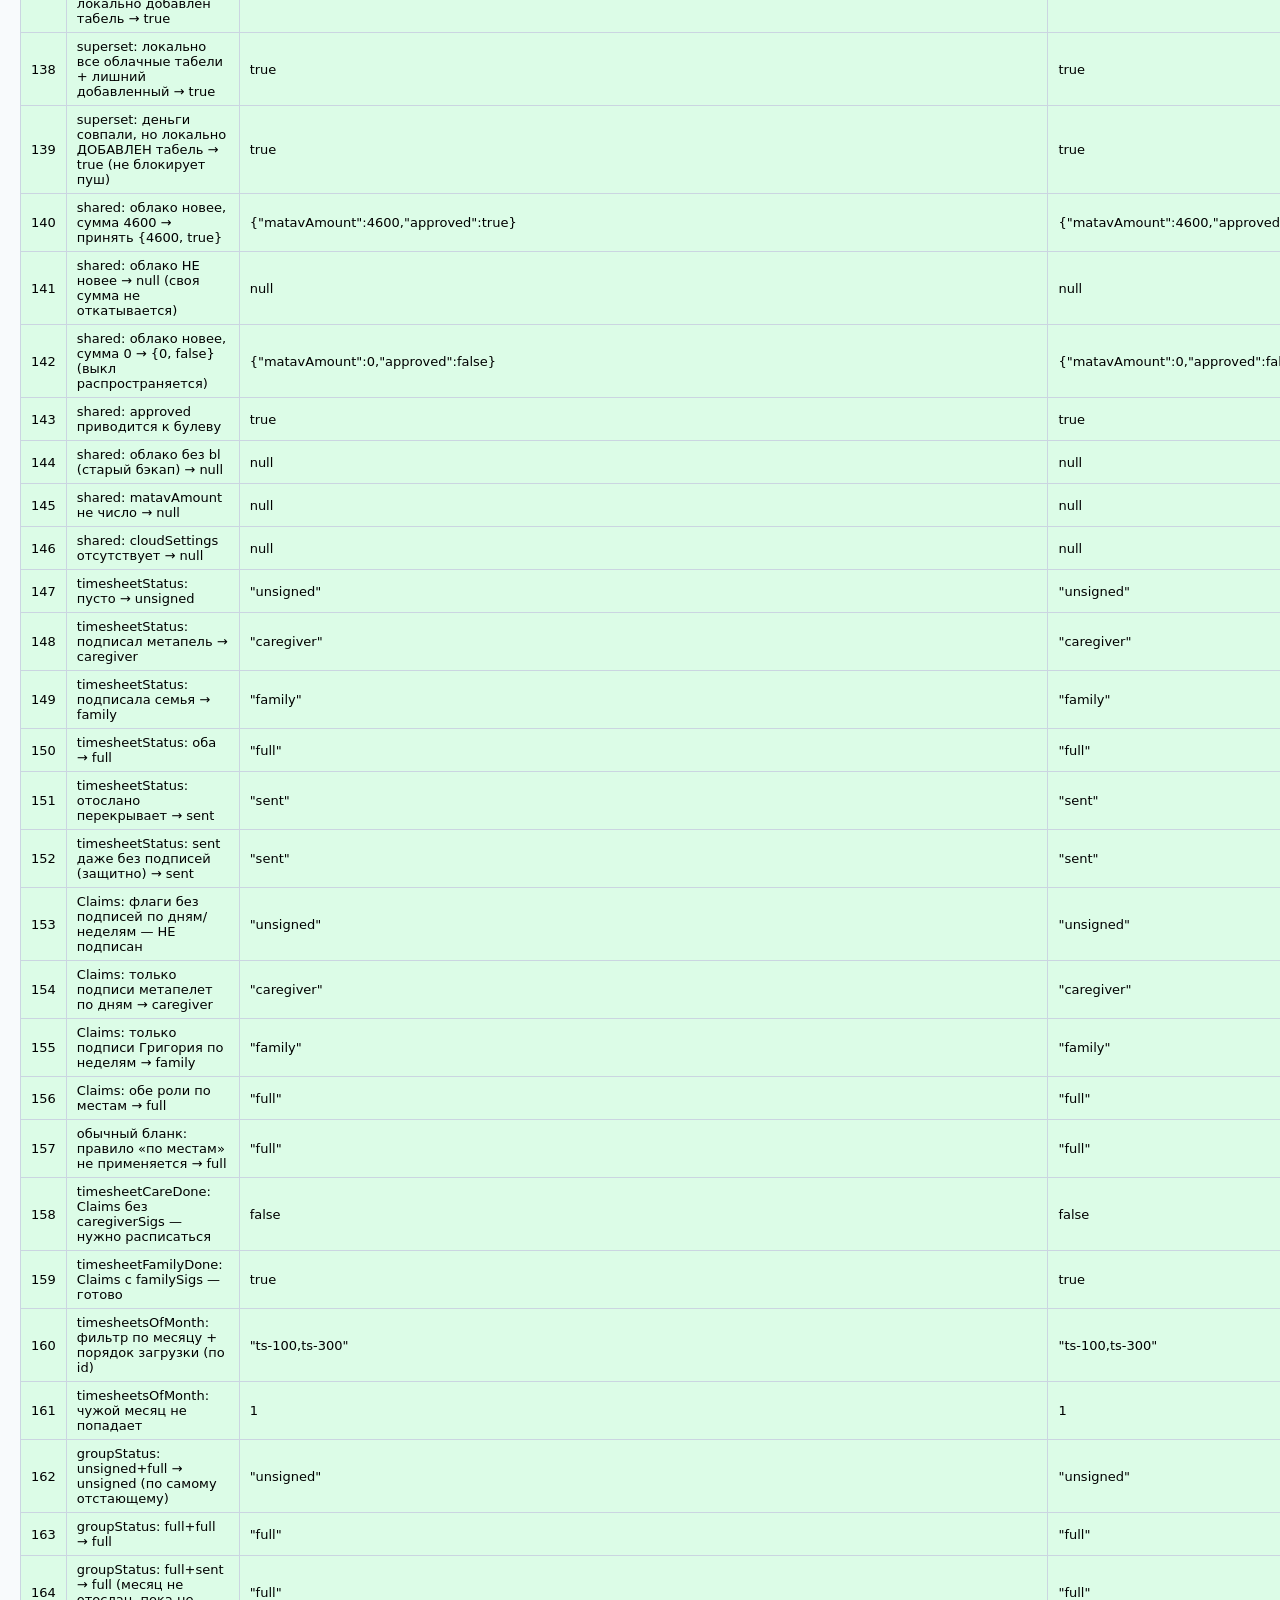
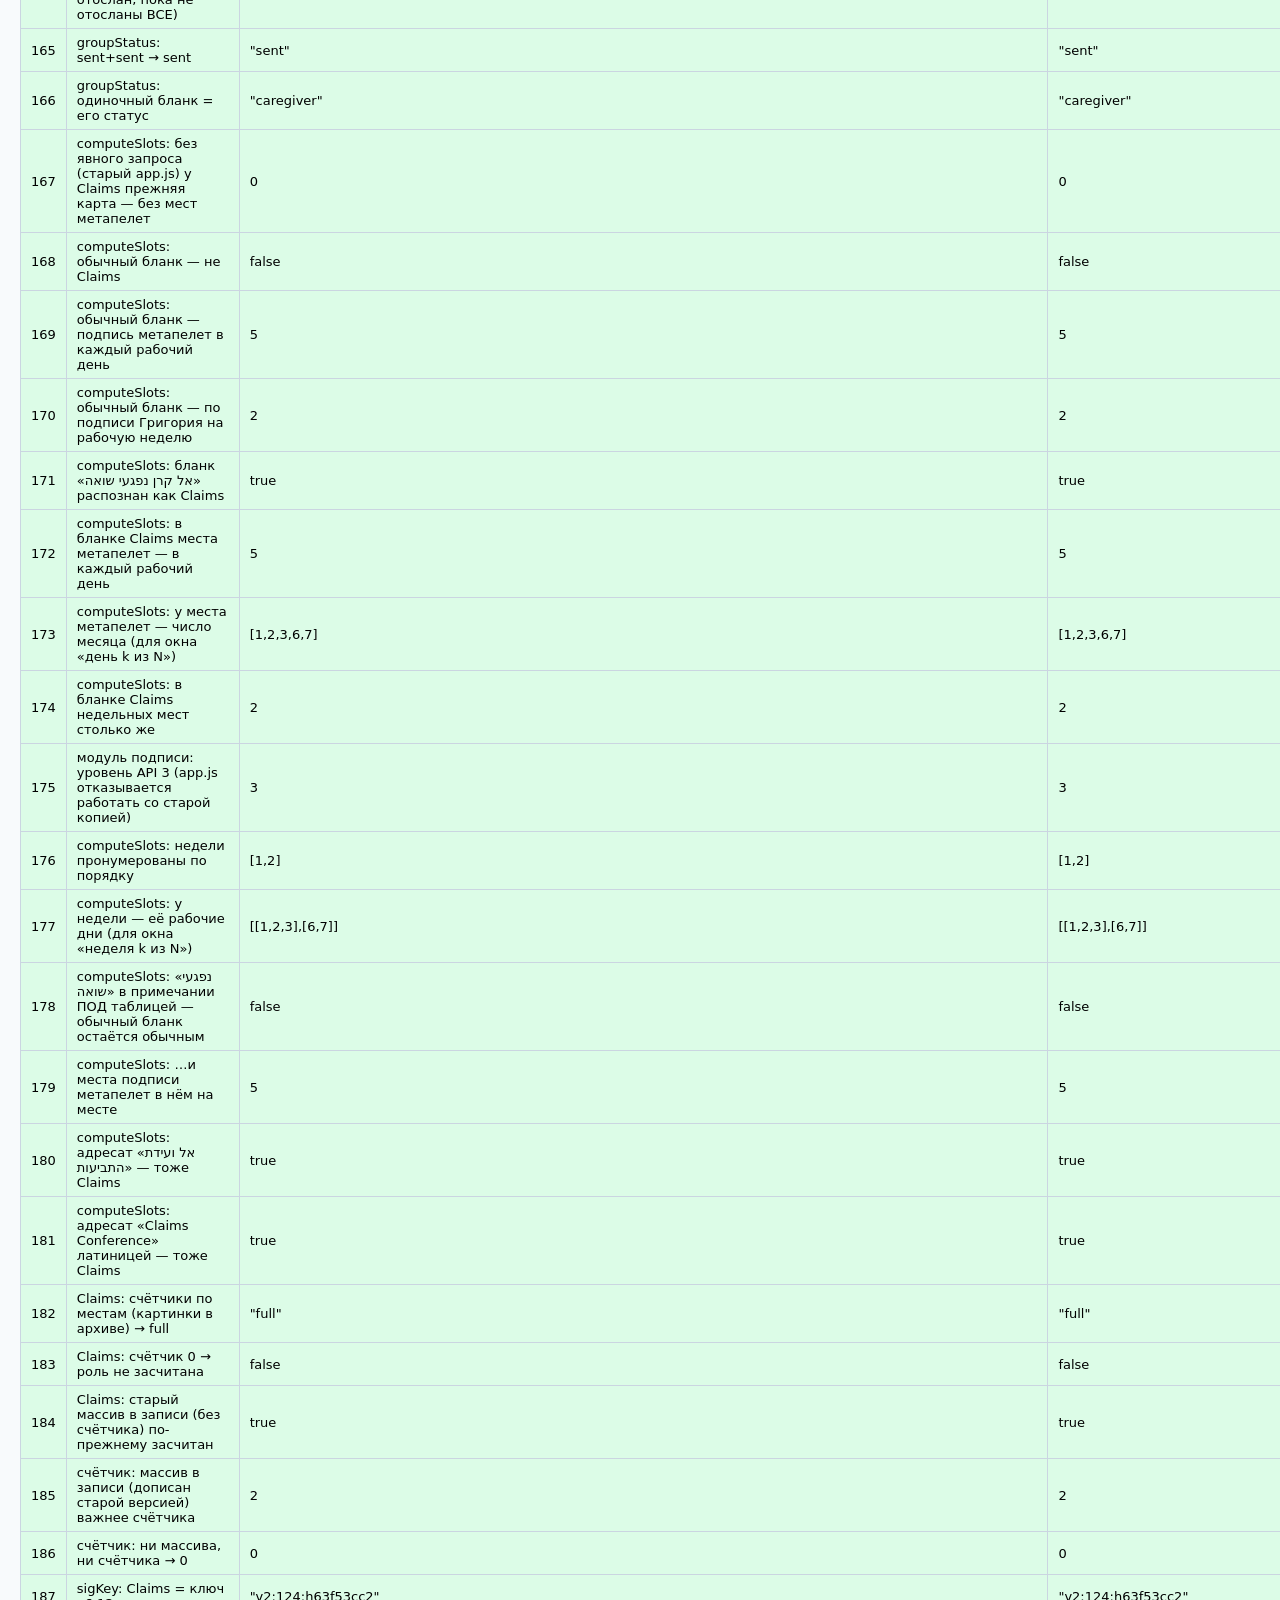
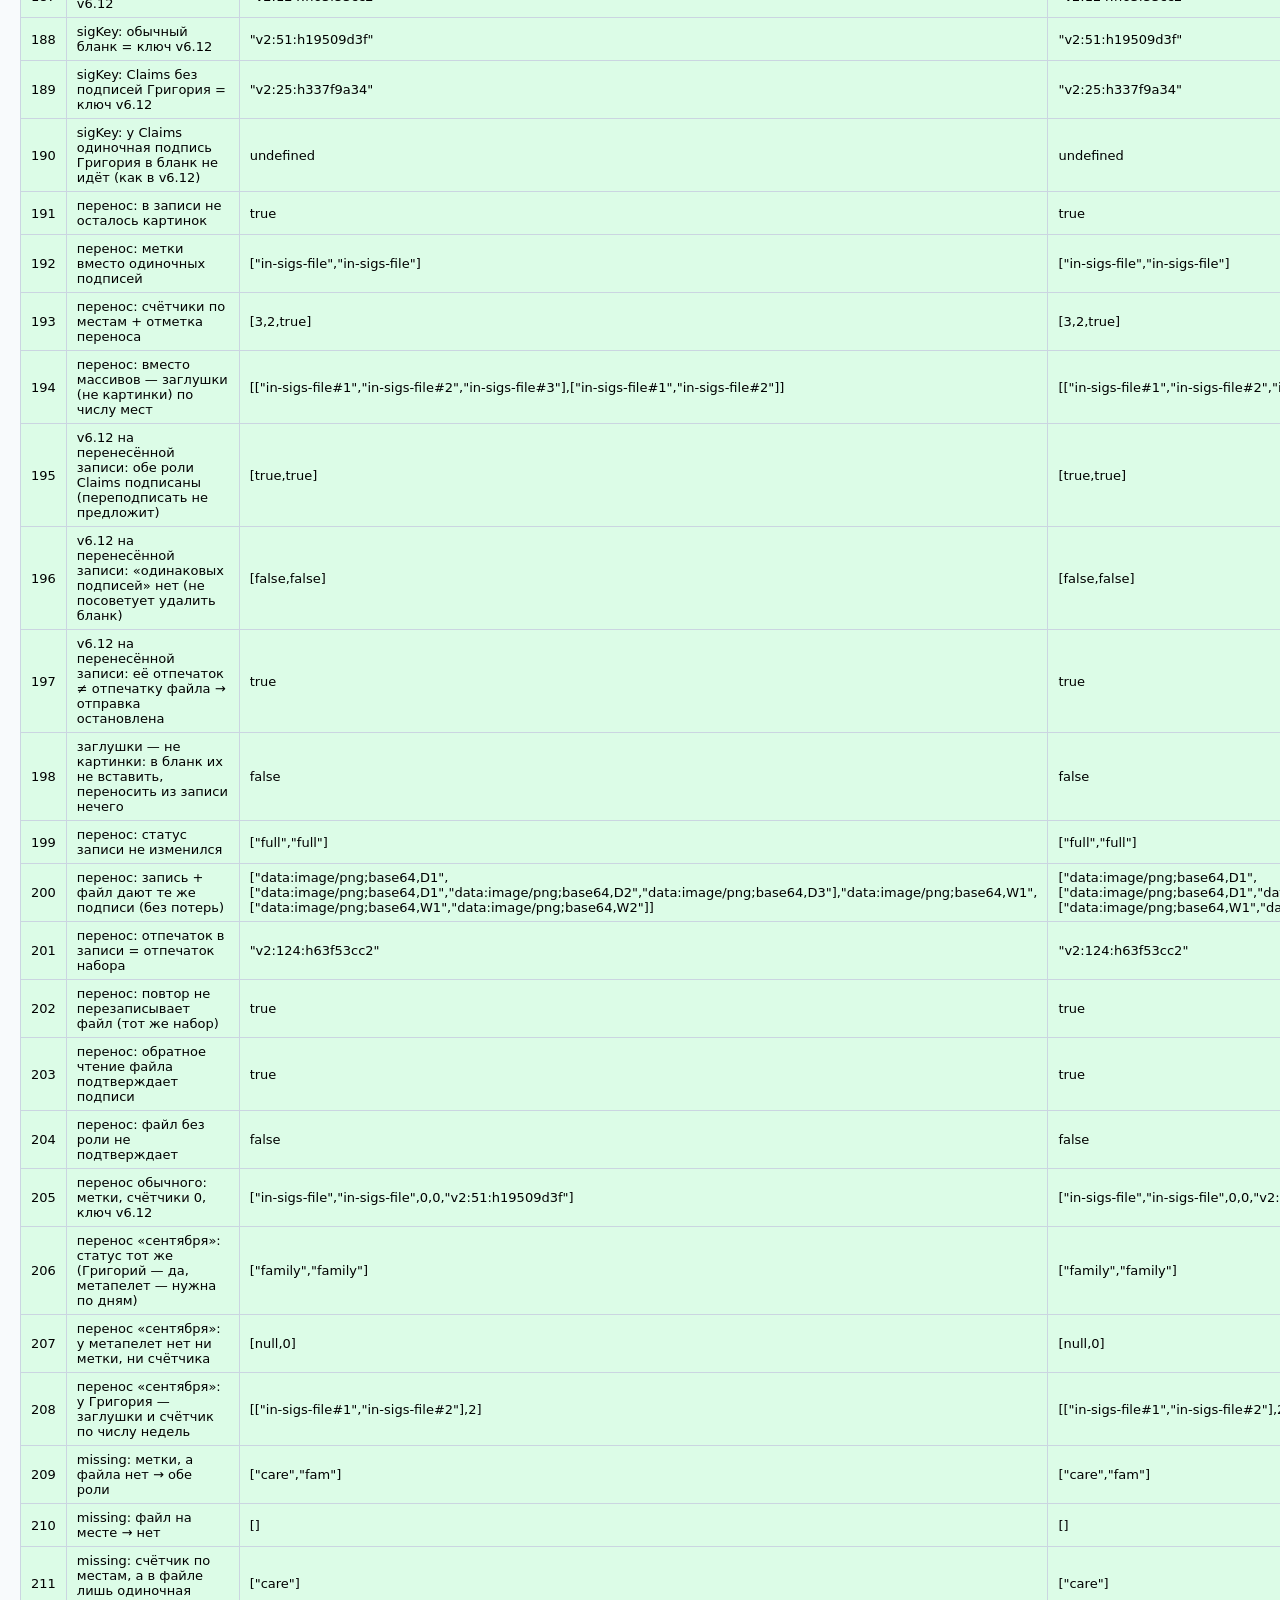
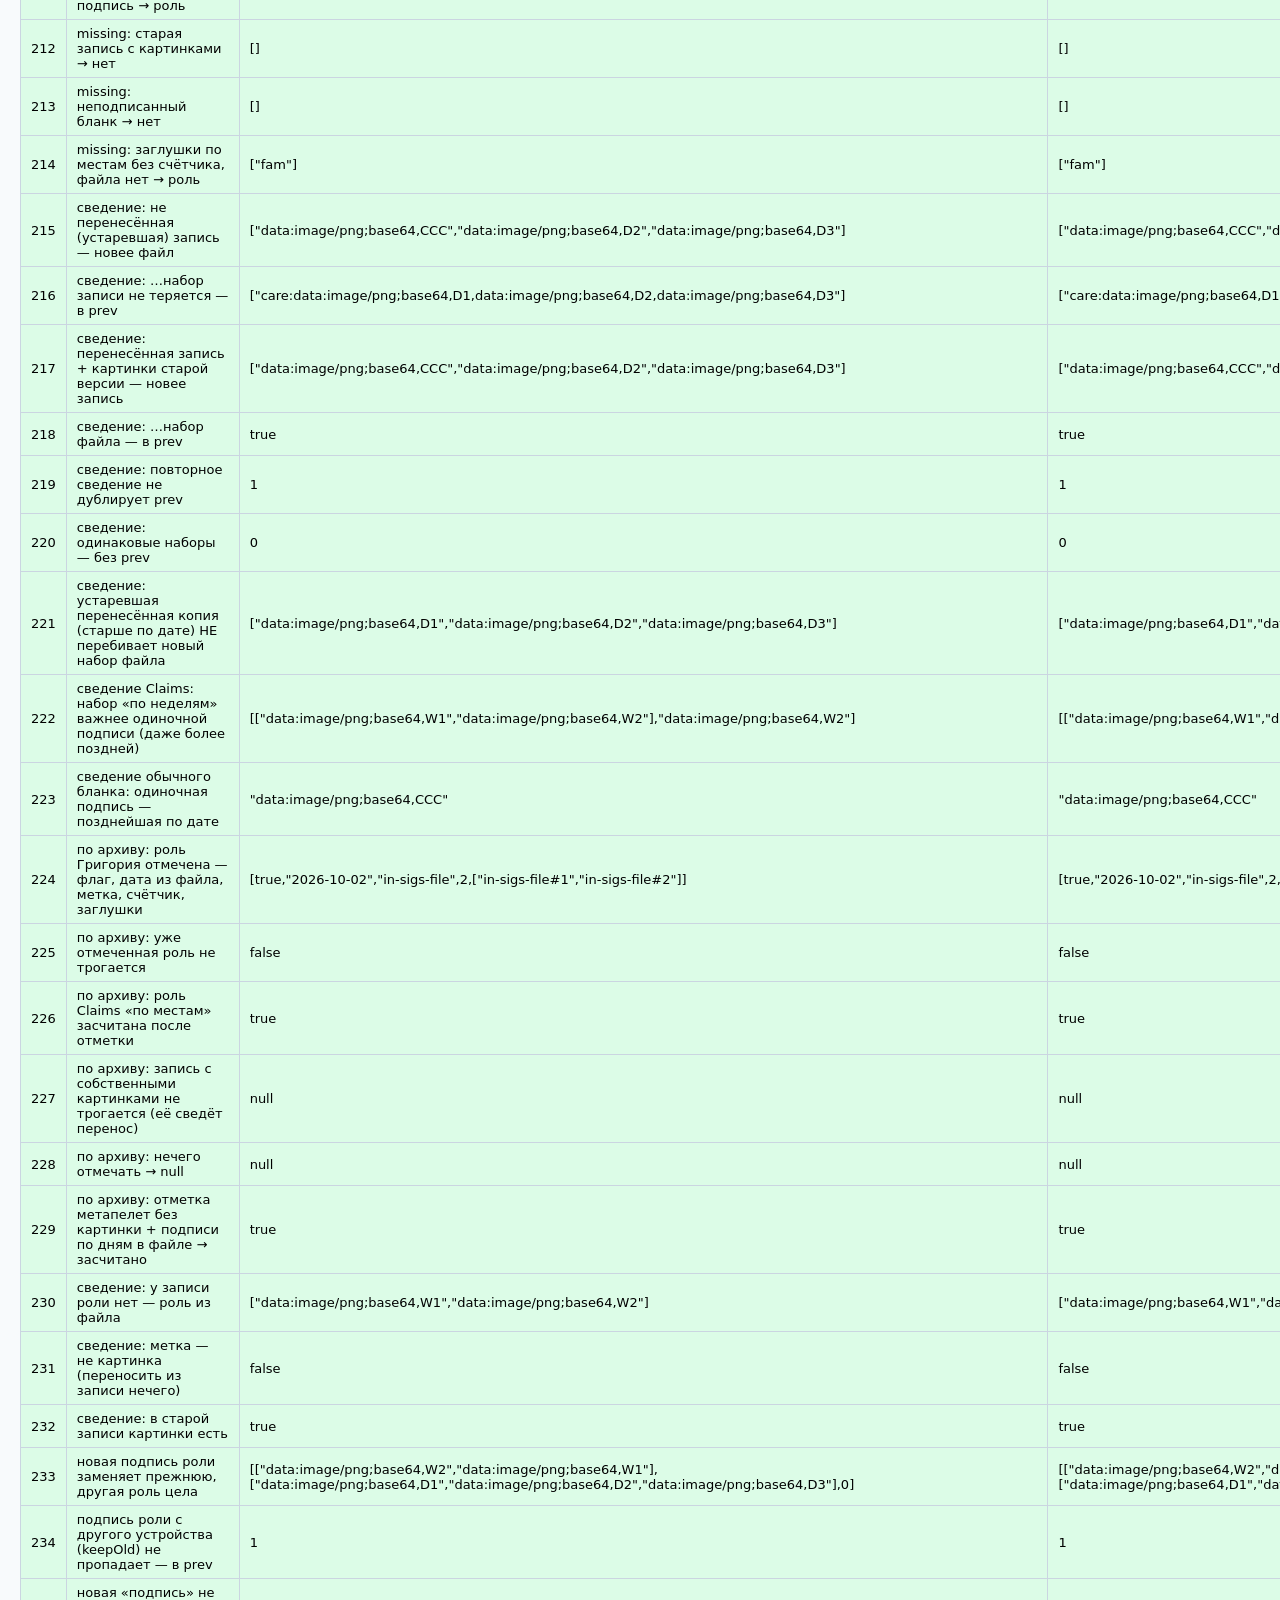
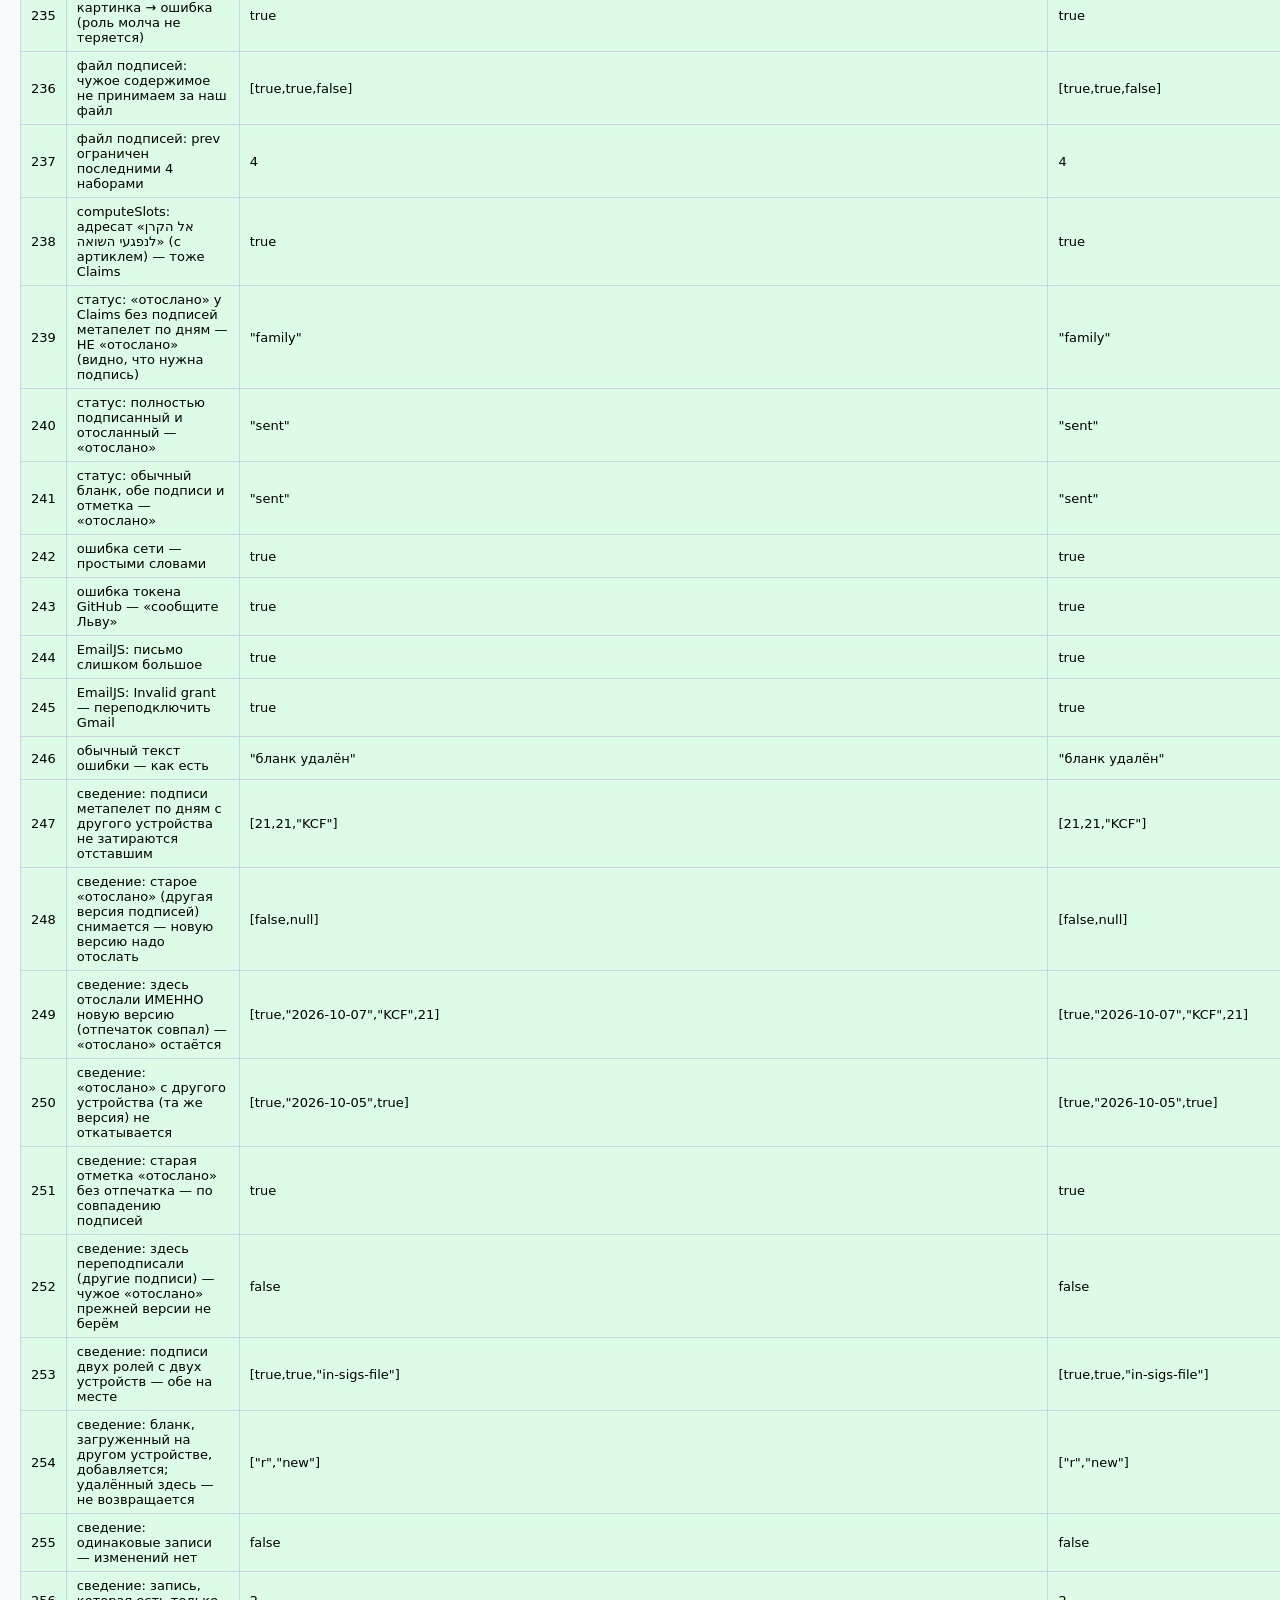
<file: tests/test.html>
<!DOCTYPE html>
<html lang="ru">
<head>
  <meta charset="utf-8">
  <title>Тесты движка расчётов</title>
  <style>
    body { font-family: "Segoe UI", system-ui, sans-serif; margin: 20px; background: #f8fafc; }
    h1 { font-size: 20px; }
    table { border-collapse: collapse; width: 100%; background: #fff; }
    th, td { border: 1px solid #cbd5e1; padding: 6px 10px; font-size: 13px; text-align: left; }
    .pass { background: #dcfce7; }
    .fail { background: #fee2e2; font-weight: bold; }
    #summary { font-size: 16px; font-weight: bold; margin: 12px 0; }
  </style>
</head>
<body>
  <h1>Тесты движка расчётов (calc.js)</h1>
  <div id="summary"></div>
  <table id="results">
    <tr><th>#</th><th>Проверка</th><th>Ожидалось</th><th>Получено</th><th></th></tr>
  </table>

  <script src="../js/calc.js"></script>
  <script src="../js/sync.js"></script>
  <script src="../js/timesheet-sign.js"></script>
  <script>
    var C = window.MetapelCalc;
    var Sync = window.MetapelSync;
    var results = [];

    function eq(name, actual, expected) {
      results.push({
        name: name,
        actual: JSON.stringify(actual),
        expected: JSON.stringify(expected),
        pass: JSON.stringify(actual) === JSON.stringify(expected)
      });
    }

    function defaults() { return C.defaultSettings(); }
    // базовая механика проверяется без зачёта часов Битуах Леуми
    // (по умолчанию часы не утверждены — зачёт и так 0)
    function noBl() {
      var s = defaults();
      s.bl.approved = false;
      return s;
    }
    // одна и та же сумма от Матав в каждом месяце 2026–2028 (с v6.15 зарплата и
    // взносы считаются только по помесячным суммам — старая единая не подставляется)
    function fillMonths(s, amount) {
      s.bl.approved = true;
      s.bl.matavByMonth = {};
      for (var yy = 2026; yy <= 2028; yy++) for (var mm = 1; mm <= 12; mm++) s.bl.matavByMonth[yy + '-' + ('0' + mm).slice(-2)] = amount;
      return s;
    }
    // настройки с учтённой суммой от Матав (для проверки зачёта); 6266 — то же
    // значение, что давал прежний расчёт 26 ч × 241 ₪, чтобы суммы совпадали
    function withBl() {
      return fillMonths(defaults(), 6266);
    }
    function clone(s) { return JSON.parse(JSON.stringify(s)); }
    function occs(today, horizon, settings) {
      return C.generateOccurrences(settings || noBl(), today, horizon == null ? 60 : horizon);
    }
    function find(list, id) {
      for (var i = 0; i < list.length; i++) if (list[i].id === id) return list[i];
      return null;
    }

    // ---------- календарь ----------
    eq('Суббот в июне 2026 (полный месяц)', C.countSaturdays(2026, 6), 4);
    eq('Суббот в июне 2026 с 10-го числа', C.countSaturdays(2026, 6, 10), 3);
    eq('Суббот в июле 2026', C.countSaturdays(2026, 7), 4);
    eq('diffDays', C.diffDays('2026-07-08', '2026-07-05'), 3);
    eq('addYears 2026-06-10 +1', C.addYears('2026-06-10', 1), '2027-06-10');
    eq('addMonthsISO 2026-06-10 +6 (начало 7-го месяца)', C.addMonthsISO('2026-06-10', 6), '2026-12-10');

    // ---------- зарплата ----------
    var june = occs('2026-06-12');
    var sJun = find(june, 'salary-2026-06');
    eq('Зарплата за июнь: срок (9-е число, как переводы)', sJun && sJun.dueDate, '2026-07-09');
    // прораторуем нетто по календарным дням КРОМЕ суббот (18/26), субботы отдельно
    eq('Зарплата за июнь: сумма (6500×18/26 + 3×440 = 4500+1320)', sJun && sJun.amount, 5820);
    eq('Зарплата за июнь: суббот посчитано', sJun && sJun.satCount, 3);
    eq('Зарплата за июнь: есть разбивка', sJun && sJun.breakdown.length >= 3, true);
    // реальный случай Григория: сумма от Матав за июнь 840,12 вычитается ЦЕЛИКОМ
    var sJunMatav = (function () { var s = defaults(); s.startDate = '2026-06-10'; return fillMonths(s, 840.12); })();
    eq('Зарплата за июнь − Матав 840,12 целиком: 4500−840,12 + 1320 = 4979,88',
      find(C.generateOccurrences(sJunMatav, '2026-07-06', 60), 'salary-2026-06').amount, 4979.88);

    var july = occs('2026-08-01');
    var sJul = find(july, 'salary-2026-07');
    eq('Зарплата за июль: срок', sJul && sJul.dueDate, '2026-08-09');
    eq('Зарплата за июль: сумма (6500 + 4×440)', sJul && sJul.amount, 8260);

    // ---------- карманные ----------
    var p1 = june.filter(function (o) { return o.type === 'pocket'; })[0];
    eq('Первые карманные: первое воскресенье после 10.06', p1 && p1.id, 'pocket-2026-06-14');
    eq('Карманные: сумма', p1 && p1.amount, 100);

    // ---------- страховка: годовой режим (по умолчанию, оплата раз в год 09.07) ----------
    eq('Помесячной страховки за июль НЕТ (по умолчанию годовой режим)', find(june, 'insurance-2026-07'), null);
    var insA = find(june, 'insurance-2026');
    eq('Страховка годовая: срок = дата продления 09.07', insA && insA.dueDate, '2026-07-09');
    eq('Страховка годовая: сумма 3300 ₪/год', insA && insA.amount, 3300);
    var insNext = find(occs('2027-07-01'), 'insurance-2027');
    eq('Страховка годовая: следующий год — 2027-07-09', insNext && insNext.dueDate, '2027-07-09');
    // продление с якорной датой раньше начала работы пропускается
    var sEarly = noBl();
    sEarly.types.insurance.renewalDate = '2025-07-09';
    var earlyList = occs('2026-07-01', 60, sEarly);
    eq('Страховка годовая: продление до начала работы (2025) пропущено', find(earlyList, 'insurance-2025'), null);
    eq('Страховка годовая: 2026 присутствует при якоре 2025', !!find(earlyList, 'insurance-2026'), true);

    // ---------- страховка: помесячный режим (опция) ----------
    var sMon = noBl();
    sMon.types.insurance.frequency = 'monthly';
    var juneM = occs('2026-06-12', 60, sMon);
    eq('Помесячная: страховки за июнь нет (8.06 раньше начала работы)', find(juneM, 'insurance-2026-06'), null);
    var insM = find(juneM, 'insurance-2026-07');
    eq('Помесячная страховка за июль: срок', insM && insM.dueDate, '2026-07-08');
    eq('Помесячная страховка за июль: сумма', insM && insM.amount, 300);
    // клампинг дня: 31-е число в феврале -> 28-е
    var s31 = noBl();
    s31.types.insurance.frequency = 'monthly';
    s31.types.insurance.dayOfMonth = 31;
    var feb = occs('2027-02-20', 30, s31);
    var insFeb = find(feb, 'insurance-2027-02');
    eq('Помесячная страховка с днём 31 в феврале 2027 -> 28.02', insFeb && insFeb.dueDate, '2027-02-28');

    // ---------- Битуах Леуми ----------
    var bJun = find(june, 'bituach-2026-06');
    eq('Битуах Леуми за июнь (пропорция 21/30 от 231,98)', bJun && bJun.amount, 162.39);
    var bJul = find(july, 'bituach-2026-07');
    eq('Битуах Леуми за июль: 3,6% × 6443,85', bJul && bJul.amount, 231.98);
    eq('Битуах Леуми за июль: срок', bJul && bJul.dueDate, '2026-08-08');

    var sq = noBl();
    sq.types.bituach.frequency = 'quarterly';
    var q = occs('2026-10-01', 30, sq);
    var q2 = find(q, 'bituach-2026-Q2');
    eq('Битуах Леуми 2-й квартал (только июнь): сумма', q2 && q2.amount, 162.39);
    eq('Битуах Леуми 2-й квартал: срок 20.07', q2 && q2.dueDate, '2026-07-20');
    var q3 = find(q, 'bituach-2026-Q3');
    eq('Битуах Леуми 3-й квартал (3 месяца): сумма', q3 && q3.amount, 695.94);
    eq('Битуах Леуми 3-й квартал: срок 20.10', q3 && q3.dueDate, '2026-10-20');
    eq('При квартальной частоте помесячных вхождений нет', find(q, 'bituach-2026-07'), null);

    // ---------- переключение частоты Битуах Леуми не теряет оплат ----------
    var sqSwitch = noBl();
    sqSwitch.types.bituach.frequency = 'quarterly';
    var paidJune = { 'bituach-2026-06': { paidDate: '2026-07-08' } };
    eq('Квартал не требует месяц, уже оплаченный помесячно (Q2 исчезает)',
      find(C.generateOccurrences(sqSwitch, '2026-10-01', 30, paidJune), 'bituach-2026-Q2'), null);
    var paidJuly = { 'bituach-2026-07': { paidDate: '2026-08-08' } };
    var q3sw = find(C.generateOccurrences(sqSwitch, '2026-10-01', 30, paidJuly), 'bituach-2026-Q3');
    eq('Из Q3 исключён оплаченный помесячно июль (сумма за 2 месяца)',
      q3sw && q3sw.amount, 463.96);
    var paidQ3 = { 'bituach-2026-Q3': { paidDate: '2026-10-20' } };
    var backMonthly = C.generateOccurrences(noBl(), '2026-10-01', 30, paidQ3);
    eq('Помесячный июль скрыт, если оплачен квартал Q3',
      find(backMonthly, 'bituach-2026-07'), null);
    eq('Июнь (Q2) при оплаченном Q3 остаётся',
      find(backMonthly, 'bituach-2026-06') !== null, true);

    // ---------- пикадон ----------
    eq('Пикадона за ноябрь 2026 нет (раньше 7-го месяца)',
      find(occs('2026-12-01'), 'pikadon-2026-11'), null);
    var dec = occs('2027-01-05');
    var pik = find(dec, 'pikadon-2026-12');
    eq('Первый пикадон: за декабрь 2026', pik !== null, true);
    eq('Пикадон: срок 8 января 2027', pik && pik.dueDate, '2027-01-08');
    eq('Пикадон: сумма 6,5% + 8,33% от 6443,85 (418,85 + 536,77)', pik && pik.amount, 955.62);

    // ---------- хавраа ----------
    var y2027 = occs('2027-06-01');
    var h1 = find(y2027, 'havraa-1');
    eq('Хавраа за 1-й год: срок (годовщина)', h1 && h1.dueDate, '2027-06-10');
    eq('Хавраа за 1-й год: 5 × 418', h1 && h1.amount, 2090);
    var h2 = find(occs('2028-06-01'), 'havraa-2');
    eq('Хавраа за 2-й год: 6 × 418', h2 && h2.amount, 2508);
    var h4 = find(occs('2030-06-01'), 'havraa-4');
    eq('Хавраа за 4-й год: 7 × 418', h4 && h4.amount, 2926);

    // ---------- виза, тагид, разрешение ----------
    // виза и разрешение ВЫКЛЮЧЕНЫ по умолчанию (виза — только при выезде работника;
    // разрешение для подопечного 85+ продлевается бесплатно)
    eq('Виза выключена по умолчанию (нет visa-2027)', find(y2027, 'visa-2027'), null);
    eq('Разрешение выключено по умолчанию (нет permit-2030)', find(occs('2030-06-01'), 'permit-2030'), null);
    var tg = find(y2027, 'tagid-2027');
    eq('Тагид: сумма', tg && tg.amount, 840);
    // при ручном включении генерируются (виза и разрешение — ежегодно)
    var sVisa = noBl(); sVisa.types.visa.enabled = true;
    var vOn = find(occs('2027-06-01', 60, sVisa), 'visa-2027');
    eq('Виза при включении: срок|сумма', vOn && (vOn.dueDate + '|' + vOn.amount), '2027-06-10|205');
    var sPermit = noBl(); sPermit.types.permit.enabled = true;
    var pmOn = find(occs('2027-06-01', 60, sPermit), 'permit-2027');
    eq('Разрешение при включении: ежегодно (есть permit-2027)', pmOn && pmOn.dueDate, '2027-06-10');

    // ---------- статусы ----------
    var st = defaults();
    function statusAt(today) {
      var o = find(occs(today), 'salary-2026-06');
      return C.getStatus(o, {}, today, st);
    }
    eq('Статус зарплаты 1.07 (за 8 дней, окно 3) = upcoming', statusAt('2026-07-01'), 'upcoming');
    eq('Статус зарплаты 6.07 (за 3 дня) = due', statusAt('2026-07-06'), 'due');
    eq('Статус зарплаты 9.07 (в срок) = due', statusAt('2026-07-09'), 'due');
    eq('Статус зарплаты 10.07 = overdue', statusAt('2026-07-10'), 'overdue');
    var oPaid = find(occs('2026-07-09'), 'salary-2026-06');
    eq('Статус с отметкой об оплате = paid',
      C.getStatus(oPaid, { 'salary-2026-06': { paidDate: '2026-07-08' } }, '2026-07-09', st), 'paid');

    // ---------- зачёт по сумме от Матав (гмлат сиуд) ----------
    eq('Учёт по умолчанию ВЫКЛ', defaults().bl.approved, false);
    eq('Зачёт без суммы от Матав = 0', C.blMonthlyOffset(defaults()), 0);
    eq('Зачёт = сумма от Матав за месяц (6266)', C.blMonthlyOffset(withBl(), 2026, 7), 6266);
    // пока сумма не указана — выплаты полные
    var fullJuly = C.generateOccurrences(defaults(), '2026-08-01', 60);
    eq('Зарплата без суммы от Матав — полная (6500 + 4×440)',
      find(fullJuly, 'salary-2026-07').amount, 8260);
    eq('Битуах Леуми без суммы — от полной базы',
      find(fullJuly, 'bituach-2026-07').amount, 231.98);
    eq('Хавраа без суммы — полная (5×418)',
      find(C.generateOccurrences(defaults(), '2027-06-01', 60), 'havraa-1').amount, 2090);
    // когда сумма от Матав указана — зачёт применяется
    var blJuly = C.generateOccurrences(withBl(), '2026-08-01', 60);
    var blSal = find(blJuly, 'salary-2026-07');
    eq('Зарплата за июль с зачётом: 6500−6266 + 4×440', blSal && blSal.amount, 1994);
    var blBit = find(blJuly, 'bituach-2026-07');
    eq('Битуах Леуми с зачётом: 3,6% × (6443,85−6266)', blBit && blBit.amount, 6.4);
    var blJune = find(C.generateOccurrences(withBl(), '2026-07-06', 60), 'salary-2026-06');
    // нетто 6500×18/26=4500; Матав 6266 капится по нетто-части (4500) → доплата 0; + шабат 1320
    eq('Частичный июнь: нетто 4500 − зачёт (кап 4500) + 3×440 = 1320', blJune && blJune.amount, 1320);
    var blPik = find(C.generateOccurrences(withBl(), '2027-01-05', 60), 'pikadon-2026-12');
    eq('Пикадон с зачётом: 14,83% × 177,85 (6,5%+8,33%)', blPik && blPik.amount, 26.37);
    var blHav = find(C.generateOccurrences(withBl(), '2027-06-01', 60), 'havraa-1');
    eq('Хавраа — доля семьи 3,6%: 2090 × 0,036', blHav && blHav.amount, 75.24);
    var blNoSoc = withBl();
    blNoSoc.bl.applyToSocial = false;
    var noSocList = C.generateOccurrences(blNoSoc, '2026-08-01', 60);
    eq('Без applyToSocial взносы от полной базы',
      find(noSocList, 'bituach-2026-07').amount, 231.98);
    eq('Зарплата при этом всё равно с зачётом',
      find(noSocList, 'salary-2026-07').amount, 1994);
    // прямая сумма от Матав 2000
    var sMatav = fillMonths(defaults(), 2000);
    eq('Зачёт = сумма от Матав 2000', C.blMonthlyOffset(sMatav, 2026, 7), 2000);
    var matSal = find(C.generateOccurrences(sMatav, '2026-08-01', 60), 'salary-2026-07');
    eq('Зарплата с суммой 2000: 6500−2000 + 4×440', matSal && matSal.amount, 6260);
    eq('Разбивка зарплаты упоминает «Матав»',
      matSal.breakdown.join('|').indexOf('Матав') >= 0, true);
    var matBit = find(C.generateOccurrences(sMatav, '2026-08-01', 60), 'bituach-2026-07');
    eq('Битуах с суммой 2000: 3,6%×(6443,85−2000)', matBit && matBit.amount, 159.98);
    // КРИТИЧНО: approved=true БЕЗ суммы (matavAmount=0) → зачёта НЕТ (нет недоплаты,
    // нет отката на устаревший расчёт «часы × ставка»)
    var appNoAmt = defaults(); appNoAmt.bl.approved = true; appNoAmt.bl.matavAmount = 0;
    eq('approved без суммы → зачёт 0 (нет недоплаты)', C.blMonthlyOffset(appNoAmt), 0);
    var noAmtSal = find(C.generateOccurrences(appNoAmt, '2026-08-01', 60), 'salary-2026-07');
    eq('approved без суммы за месяц → зарплата не считается: «введите сумму от Матав»',
      [noAmtSal.blMissing, noAmtSal.amount, /не введена/.test(noAmtSal.breakdown[0])], [true, 0, true]);
    var legacyOnly = defaults(); legacyOnly.bl.approved = true; legacyOnly.bl.matavAmount = 4959.03;
    var legSal = find(C.generateOccurrences(legacyOnly, '2026-10-10', 60), 'salary-2026-09');
    eq('v6.15: старая единая сумма от Матав НЕ подставляется — зарплата ждёт сумму за месяц',
      [legSal.blMissing, legSal.amount], [true, 0]);
    var sep = fillMonths(defaults(), 0); sep.bl.matavByMonth['2026-09'] = 6470.42;
    eq('Сентябрь-2026: Матав 6 470,42 → перевести 6 500 − 6 470,42 + 4 × 440 = 1 789,58',
      find(C.generateOccurrences(sep, '2026-10-10', 60), 'salary-2026-09').amount, 1789.58);
    var aug = fillMonths(defaults(), 0); aug.bl.matavByMonth['2026-08'] = 6354.34;
    eq('Август-2026: Матав 6 354,34 → перевести 145,66 + 5 × 440 = 2 345,66',
      find(C.generateOccurrences(aug, '2026-09-10', 60), 'salary-2026-08').amount, 2345.66);
    eq('sanitize: approved=true без суммы → approved=false',
      C.sanitizeSettings(appNoAmt).bl.approved, false);
    eq('sanitize: отрицательная сумма → 0',
      C.sanitizeSettings((function () { var s = withBl(); s.bl.matavAmount = -5; return s; })()).bl.matavAmount, 0);
    // кап зачёта по нетто-зарплате: сумма больше нетто не уводит доплату в минус
    var bigMatav = fillMonths(defaults(), 7000);
    eq('Сумма 7000 > нетто 6500 → зачёт капится нетто 6500', C.blMonthlyOffset(bigMatav, 2026, 7), 6500);
    eq('При зачёте ≥ нетто зарплата НЕ обнуляется (остаётся шабат)',
      find(C.generateOccurrences(bigMatav, '2026-08-01', 60), 'salary-2026-07').amount > 0, true);
    // нетто-зарплата НИЖЕ зачёта: соцзачёт НЕ урезается по net (взносы от настоящего зачёта)
    var lowNet = withBl(); lowNet.types.salary.net = 5000; // < зачёт 6266
    var lowList = C.generateOccurrences(lowNet, '2026-08-01', 60);
    eq('net 5000 < зачёт: Битуах от настоящего зачёта (база 177,85) = 6,40',
      find(lowList, 'bituach-2026-07').amount, 6.4);
    eq('net 5000: зарплатный зачёт капится net → доплата = только шабат (4×440)',
      find(lowList, 'salary-2026-07').amount, 1760);
    var lowPik = find(C.generateOccurrences(lowNet, '2027-01-05', 60), 'pikadon-2026-12');
    eq('net 5000: пикадон от настоящего зачёта = 26,37 (не завышен)', lowPik && lowPik.amount, 26.37);
    // разбивка: при net ниже зачёта строка зачёта остаётся верным равенством
    var lowSal = find(lowList, 'salary-2026-07');
    eq('Разбивка net 5000: есть пометка «в пределах нетто-зарплаты»',
      lowSal.breakdown.join('|').indexOf('в пределах нетто') >= 0, true);
    var defSal = find(C.generateOccurrences(withBl(), '2026-08-01', 60), 'salary-2026-07');
    eq('Разбивка net 6500: прямое вычитание без пометки',
      defSal.breakdown.join('|').indexOf('в пределах нетто') >= 0, false);
    // частичный первый месяц: нетто прораторуется по дням КРОМЕ суббот (18/26),
    // а сумма от Матав в строке «Матав» НЕ прораторуется
    var juneBd = find(C.generateOccurrences(withBl(), '2026-07-06', 60), 'salary-2026-06').breakdown;
    var netLine = juneBd.filter(function (s) { return s.indexOf('Нетто') >= 0; })[0] || '';
    eq('Разбивка частичного месяца: нетто × 18/26 (кроме суббот)',
      netLine.indexOf('18/26') >= 0 && netLine.indexOf('кроме суббот') >= 0, true);
    var blLine = juneBd.filter(function (s) { return s.indexOf('Матав') >= 0; })[0] || '';
    eq('Разбивка частичного месяца: в строке «Матав» НЕТ прорации (сумма целиком)',
      blLine.indexOf('18/26') < 0 && blLine.indexOf('21/30') < 0, true);

    // ---------- калькулятор окончания работы ----------
    eq('monthsBetween: ровно 18 месяцев', C.monthsBetween('2026-06-10', '2027-12-10'), 18);
    var fin = C.calcFinalSettlement(noBl(), '2027-12-10', 'employer', 0);
    // нетто по дням кроме суббот: 6500 × 9/27 = 2166,67 + 1 суббота × 440 = 2606,67
    eq('Финал: зарплата за 10 дней декабря (9 будних) + 1 суббота', fin.breakdown[0].amount, 2606.67);
    eq('Финал: доплата до полного пособия (8,33%×18 мес − 8,33%×12 мес = за первые 6 мес)', fin.breakdown[1].amount, 3220.64);
    eq('Финал: отпуск 21 день × 258', fin.breakdown[2].amount, 5418);
    eq('Финал: хавраа за полгода 2-го года (6×418×50%)', fin.breakdown[3].amount, 1254);
    eq('Финал: пикадон за 10/31 последнего месяца (14,83%)', fin.breakdown[4].amount, 308.27);
    eq('Финал: итого при увольнении работодателем', fin.total, 12807.58);
    var finW = C.calcFinalSettlement(noBl(), '2027-12-10', 'worker', 0);
    eq('Финал: при уходе по собственному желанию доплаты нет', finW.breakdown[1].amount, 0);
    eq('Финал: итого при уходе по собственному желанию', finW.total, 9586.94);
    var finEarly = C.calcFinalSettlement(noBl(), '2026-12-09', 'employer', 0);
    eq('Финал: стаж меньше года — есть предупреждение',
      finEarly.warnings.join(' ').indexOf('меньше года') >= 0, true);

    // ---------- отключение типа ----------
    var sOff = noBl();
    sOff.types.pocket.enabled = false;
    eq('Отключённый тип не генерируется',
      occs('2026-06-12', 60, sOff).filter(function (o) { return o.type === 'pocket'; }).length, 0);

    // ---------- способ оплаты по умолчанию ----------
    // С v6.3 по умолчанию ВСЕ типы — наличные (Григорий платит из рук в руки).
    eq('Карманные по умолчанию — наличные', defaults().types.pocket.defaultMethod, 'cash');
    eq('Зарплата по умолчанию — перевод (без расписки)', defaults().types.salary.defaultMethod, 'transfer');
    eq('Пикадон по умолчанию — наличные', defaults().types.pikadon.defaultMethod, 'cash');

    // ---------- ФИО и архив ----------
    eq('ФИО для расписок по умолчанию', defaults().workerFullName, 'Джамшид Эргашев');
    eq('ФИО работодателя для расписок', defaults().employerFullName, 'Григорий Разумовский');
    eq('Архив расписок по умолчанию выключен', defaults().sync.enabled, false);
    eq('Масштаб текста по умолчанию 100%', defaults().uiScale, 100);
    eq('Пароль настроек помнится 10 минут по умолчанию', defaults().passwordTtlMinutes, 10);
    eq('Репозиторий архива по умолчанию', defaults().sync.repo, 'eliduc/metapel-data');

    // ---------- пароль ----------
    eq('Хэш пароля стабилен', C.hashString('1234') === C.hashString('1234'), true);
    eq('Хэш разных паролей различается', C.hashString('1234') !== C.hashString('1235'), true);

    // ---------- автосинхронизация: решение decideSync ----------
    function ds(o) { return Sync.decideSync(o); }
    eq('decideSync: облака нет → defer (пусть пушит)',
      ds({ cloudExists: false }), 'defer');
    eq('decideSync: облако не новее (равно) → defer',
      ds({ cloudExists: true, cloudGen: 3, localGen: 3, localEmpty: false, localHash: 'a', lastHash: 'a' }), 'defer');
    eq('decideSync: облако старше → defer',
      ds({ cloudExists: true, cloudGen: 2, localGen: 4, localEmpty: false, localHash: 'a', lastHash: 'a' }), 'defer');
    eq('decideSync: облако новее, локально пусто → pull (лэптоп-зритель)',
      ds({ cloudExists: true, cloudGen: 5, localGen: 0, localEmpty: true, localHash: 'e', lastHash: null }), 'pull');
    eq('decideSync: облако новее, локально как при синхронизации → pull',
      ds({ cloudExists: true, cloudGen: 5, localGen: 4, localEmpty: false, localHash: 'h', lastHash: 'h' }), 'pull');
    eq('decideSync: облако новее, локально ИЗМЕНЕНО → conflict (не теряем правки)',
      ds({ cloudExists: true, cloudGen: 5, localGen: 4, localEmpty: false, localHash: 'new', lastHash: 'old' }), 'conflict');
    eq('decideSync: облако новее, локально есть данные но НЕ синхронизировались → conflict',
      ds({ cloudExists: true, cloudGen: 5, localGen: 0, localEmpty: false, localHash: 'h', lastHash: null }), 'conflict');
    eq('decideSync: облако новее на 1 после чистой синхронизации → pull',
      ds({ cloudExists: true, cloudGen: 2, localGen: 1, localEmpty: false, localHash: 'x', lastHash: 'x' }), 'pull');

    // ---------- автосинхронизация: localSupersedesCloud (снятие «застревания») ----------
    function ls(cloud, log, extras, returns, timesheets) { return Sync.localSupersedesCloud(cloud, log, extras, returns, timesheets || []); }
    eq('superset: пустое облако накрывается всегда', ls({}, {}, [], []), true);
    eq('superset: одинаковый состав и контент → true',
      ls({ log: { p1: { paidAmount:100, paidDate:'2026-06-14', signatureArchived:true } } },
         { p1: { paidAmount:100, paidDate:'2026-06-14', signatureArchived:true } }, [], []), true);
    eq('superset: ИНЦИДЕНТ — локально p2 подписан, в облаке нет, остальное совпадает → true',
      ls({ log: { p1:{paidAmount:100,paidDate:'2026-06-14',signatureArchived:true}, p2:{paidAmount:100,paidDate:'2026-06-20'} } },
         { p1:{paidAmount:100,paidDate:'2026-06-14',signatureArchived:true}, p2:{paidAmount:100,paidDate:'2026-06-20',signature:'png'} }, [], []), true);
    eq('superset: РАЗНАЯ СУММА того же id → false (не затираем чужую правку)',
      ls({ log: { p1:{paidAmount:8000,paidDate:'2026-07-08',signatureArchived:true} } },
         { p1:{paidAmount:5000,paidDate:'2026-07-08',signatureArchived:true} }, [], []), false);
    eq('superset: разная ДАТА оплаты того же id → false',
      ls({ log: { p1:{paidAmount:100,paidDate:'2026-06-15'} } },
         { p1:{paidAmount:100,paidDate:'2026-06-14'} }, [], []), false);
    eq('superset: облачной записи нет локально → false',
      ls({ log: { p1:{}, p2:{} } }, { p1:{} }, [], []), false);
    eq('superset: ЛОКАЛЬНО лишняя запись (удалена в облаке) → false (не воскрешаем)',
      ls({ log: { p1:{} } }, { p1:{}, p2:{} }, [], []), false);
    eq('superset: облако знает расписку, локально её нет → false',
      ls({ log: { p1:{paidAmount:100,paidDate:'d',signatureArchived:true} } },
         { p1:{paidAmount:100,paidDate:'d'} }, [], []), false);
    eq('superset: облачного extra нет локально → false',
      ls({ extras: [{ id:'e1', amount:50, date:'d' }] }, {}, [], []), false);
    eq('superset: лишний локальный extra (удалён в облаке) → false',
      ls({ extras: [] }, {}, [{ id:'e1', amount:50, date:'d' }], []), false);
    eq('superset: extra — разная сумма → false',
      ls({ extras: [{ id:'e1', amount:50, date:'d' }] }, {}, [{ id:'e1', amount:80, date:'d' }], []), false);
    eq('superset: extra с распиской в облаке, локально нет → false',
      ls({ extras: [{ id:'e1', amount:50, date:'d', signatureArchived:true }] }, {}, [{ id:'e1', amount:50, date:'d' }], []), false);
    eq('superset: облачного возврата нет локально → false',
      ls({ returns: [{ id:'r1' }] }, {}, [], []), false);
    eq('superset: лишний локальный возврат (удалён в облаке) → false',
      ls({ returns: [] }, {}, [], [{ id:'r1' }]), false);
    eq('superset: всё совпадает (extra+возврат) → true',
      ls({ extras:[{id:'e1',amount:50,date:'d',signatureArchived:true}], returns:[{id:'r1'}] },
         {}, [{id:'e1',amount:50,date:'d',signatureArchived:true}], [{id:'r1'}]), true);
    eq('superset: облачный табель есть локально → true',
      ls({ timesheets: [{ id: 't1' }] }, {}, [], [], [{ id: 't1' }]), true);
    eq('superset: облачного табеля нет локально → false',
      ls({ timesheets: [{ id: 't1' }] }, {}, [], [], []), false);
    // ДОБАВЛЕНИЕ табеля локально (в облаке его ещё нет) НЕ должно блокировать заливку —
    // иначе свежезагруженный табель навсегда застревает (вместе с настройками EmailJS).
    eq('superset: ДОБАВЛЕННЫЙ локальный табель (в облаке 0) → true (доносим в облако)',
      ls({ timesheets: [] }, {}, [], [], [{ id: 't1' }]), true);
    eq('superset: cloud вообще без поля timesheets + локально добавлен табель → true',
      ls({}, {}, [], [], [{ id: 't1' }]), true);
    eq('superset: локально все облачные табели + лишний добавленный → true',
      ls({ timesheets: [{ id: 't1' }] }, {}, [], [], [{ id: 't1' }, { id: 't2' }]), true);
    eq('superset: деньги совпали, но локально ДОБАВЛЕН табель → true (не блокирует пуш)',
      ls({ log: { p1:{paidAmount:100,paidDate:'2026-06-14',signatureArchived:true} }, timesheets: [] },
         { p1:{paidAmount:100,paidDate:'2026-06-14',signatureArchived:true} }, [], [], [{ id: 't1' }]), true);

    // ---------- синхронизация общей «суммы от Матав» (sharedSettingsFromCloud) ----------
    function shr(cloudSettings, cloudNewer) { return Sync.sharedSettingsFromCloud(cloudSettings, cloudNewer); }
    // РЕГРЕССИЯ «отката» (v6.1): облако новее → принимаем его сумму, а НЕ оставляем
    // свою устаревшую (иначе устройство затёрло бы новую облачную сумму → переплата)
    eq('shared: облако новее, сумма 4600 → принять {4600, true}',
      shr({ bl:{ matavAmount:4600, approved:true } }, true), { matavAmount:4600, approved:true });
    // облако НЕ новее → null: своя свежая сумма НЕ откатывается к облачной
    eq('shared: облако НЕ новее → null (своя сумма не откатывается)',
      shr({ bl:{ matavAmount:0, approved:false } }, false), null);
    // OFF-состояние (0) тоже распространяется между устройствами
    eq('shared: облако новее, сумма 0 → {0, false} (выкл распространяется)',
      shr({ bl:{ matavAmount:0, approved:false } }, true), { matavAmount:0, approved:false });
    eq('shared: approved приводится к булеву', shr({ bl:{ matavAmount:2000, approved:1 } }, true).approved, true);
    // старый бэкап без bl / без числа → null (не зануляем, не падаем)
    eq('shared: облако без bl (старый бэкап) → null', shr({}, true), null);
    eq('shared: matavAmount не число → null', shr({ bl:{ matavAmount:null } }, true), null);
    eq('shared: cloudSettings отсутствует → null', shr(null, true), null);

    // ---------- табели: статус из флагов ----------
    function tss(rec) { return C.timesheetStatus(rec); }
    eq('timesheetStatus: пусто → unsigned', tss({}), 'unsigned');
    eq('timesheetStatus: подписал метапель → caregiver', tss({ caregiverSigned: true }), 'caregiver');
    eq('timesheetStatus: подписала семья → family', tss({ familySigned: true }), 'family');
    eq('timesheetStatus: оба → full', tss({ caregiverSigned: true, familySigned: true }), 'full');
    eq('timesheetStatus: отослано перекрывает → sent', tss({ caregiverSigned: true, familySigned: true, sentMarked: true }), 'sent');
    eq('timesheetStatus: sent даже без подписей (защитно) → sent', tss({ sentMarked: true }), 'sent');
    // бланк Claims засчитывается только с подписями «по местам»
    eq('Claims: флаги без подписей по дням/неделям — НЕ подписан', tss({ claims: true, caregiverSigned: true, familySigned: true }), 'unsigned');
    eq('Claims: только подписи метапелет по дням → caregiver',
      tss({ claims: true, caregiverSigned: true, caregiverSigs: ['a', 'b'], familySigned: true }), 'caregiver');
    eq('Claims: только подписи Григория по неделям → family',
      tss({ claims: true, caregiverSigned: true, familySigned: true, familySigs: ['x', 'y'] }), 'family');
    eq('Claims: обе роли по местам → full',
      tss({ claims: true, caregiverSigned: true, caregiverSigs: ['a', 'b'], familySigned: true, familySigs: ['x', 'y'] }), 'full');
    eq('обычный бланк: правило «по местам» не применяется → full',
      tss({ claims: false, caregiverSigned: true, familySigned: true }), 'full');
    eq('timesheetCareDone: Claims без caregiverSigs — нужно расписаться', C.timesheetCareDone({ claims: true, caregiverSigned: true }), false);
    eq('timesheetFamilyDone: Claims с familySigs — готово', C.timesheetFamilyDone({ claims: true, familySigned: true, familySigs: ['x'] }), true);

    // ---------- табели: несколько бланков в месяце (Claims Conference, 08/2026+) ----------
    var tsList = [
      { id: 'ts-300', month: '2026-08', caregiverSigned: true, familySigned: true },
      { id: 'ts-100', month: '2026-08' },
      { id: 'ts-200', month: '2026-07', sentMarked: true }
    ];
    eq('timesheetsOfMonth: фильтр по месяцу + порядок загрузки (по id)',
      C.timesheetsOfMonth(tsList, '2026-08').map(function (t) { return t.id; }).join(','), 'ts-100,ts-300');
    eq('timesheetsOfMonth: чужой месяц не попадает',
      C.timesheetsOfMonth(tsList, '2026-07').length, 1);
    eq('groupStatus: unsigned+full → unsigned (по самому отстающему)',
      C.timesheetGroupStatus(C.timesheetsOfMonth(tsList, '2026-08')), 'unsigned');
    eq('groupStatus: full+full → full',
      C.timesheetGroupStatus([{ caregiverSigned: true, familySigned: true }, { caregiverSigned: true, familySigned: true }]), 'full');
    eq('groupStatus: full+sent → full (месяц не отослан, пока не отосланы ВСЕ)',
      C.timesheetGroupStatus([{ caregiverSigned: true, familySigned: true, sentMarked: true }, { caregiverSigned: true, familySigned: true }]), 'full');
    eq('groupStatus: sent+sent → sent',
      C.timesheetGroupStatus([{ sentMarked: true }, { sentMarked: true }]), 'sent');
    eq('groupStatus: одиночный бланк = его статус',
      C.timesheetGroupStatus([{ caregiverSigned: true }]), 'caregiver');

    // ---------- табели: карта подписей (computeSlots), бланк Claims Conference ----------
    // Синтетический мини-бланк (реальные бланки с личными данными в публичный
    // репозиторий не кладём): дни 1..8, 1-е — вторник; часы в дни 1,2,3 и 6,7;
    // 6-е — воскресенье (ראשון) начинает вторую неделю.
    function tsItems(addressee) {
      var it = [
        { s: addressee, x: 400, y: 760, w: 90 },
        { s: 'חתימת המטפלת', x: 120, y: 600, w: 60 },
        { s: 'חתימה שבועית', x: 40, y: 600, w: 60 },
        { s: 'יום', x: 526, y: 600, w: 12 },
        { s: 'סה״כ שעות', x: 280, y: 600, w: 40 },
        { s: 'אישור המטפל/ת', x: 300, y: 150, w: 60 }
      ];
      var dows = ['שלישי', 'רביעי', 'חמישי', 'שישי', 'שבת', 'ראשון', 'שני', 'שלישי'];
      var hours = [4, 4, 4, 0, 0, 3, 3, 0];
      for (var d = 1; d <= 8; d++) {
        var y = 600 - 20 * d;
        it.push({ s: String(d), x: 540, y: y, w: 8 });
        it.push({ s: dows[d - 1], x: 515, y: y, w: 20 });
        if (hours[d - 1]) it.push({ s: String(hours[d - 1]), x: 300, y: y, w: 6 });
      }
      return it;
    }
    function kinds(r, k) { return r.slots.filter(function (s) { return s.kind === k; }); }
    var TSG = window.MetapelTimesheet;
    var regular = TSG.computeSlots(tsItems('אל ועדת הרצליה'));
    var claimsR = TSG.computeSlots(tsItems('אל קרן נפגעי שואה'), { claimsCare: true });
    eq('computeSlots: без явного запроса (старый app.js) у Claims прежняя карта — без мест метапелет',
      kinds(TSG.computeSlots(tsItems('אל קרן נפגעי שואה')), 'care-day').length, 0);
    eq('computeSlots: обычный бланк — не Claims', regular.claims, false);
    eq('computeSlots: обычный бланк — подпись метапелет в каждый рабочий день', kinds(regular, 'care-day').length, 5);
    eq('computeSlots: обычный бланк — по подписи Григория на рабочую неделю', kinds(regular, 'family-week').length, 2);
    eq('computeSlots: бланк «אל קרן נפגעי שואה» распознан как Claims', claimsR.claims, true);
    eq('computeSlots: в бланке Claims места метапелет — в каждый рабочий день', kinds(claimsR, 'care-day').length, 5);
    eq('computeSlots: у места метапелет — число месяца (для окна «день k из N»)',
      kinds(claimsR, 'care-day').map(function (s) { return s.day; }), [1, 2, 3, 6, 7]);
    eq('computeSlots: в бланке Claims недельных мест столько же', kinds(claimsR, 'family-week').length, 2);
    eq('модуль подписи: уровень API 3 (app.js отказывается работать со старой копией)', TSG.apiLevel, 3);
    eq('computeSlots: недели пронумерованы по порядку',
      kinds(claimsR, 'family-week').map(function (s) { return s.week; }), [1, 2]);
    eq('computeSlots: у недели — её рабочие дни (для окна «неделя k из N»)',
      kinds(claimsR, 'family-week').map(function (s) { return s.days; }), [[1, 2, 3], [6, 7]]);
    // распознавание — только по ШАПКЕ (адресат выше таблицы), не по примечаниям
    var noteBelow = tsItems('אל ועדת הרצליה').concat([{ s: 'הערה: בנוסף שעות מקרן נפגעי שואה', x: 300, y: 120, w: 90 }]);
    var withNote = TSG.computeSlots(noteBelow);
    eq('computeSlots: «נפגעי שואה» в примечании ПОД таблицей — обычный бланк остаётся обычным', withNote.claims, false);
    eq('computeSlots: …и места подписи метапелет в нём на месте', kinds(withNote, 'care-day').length, 5);
    eq('computeSlots: адресат «אל ועידת התביעות» — тоже Claims', TSG.computeSlots(tsItems('אל ועידת התביעות')).claims, true);
    eq('computeSlots: адресат «Claims Conference» латиницей — тоже Claims', TSG.computeSlots(tsItems('To: Claims Conference')).claims, true);

    // ---------- подписи табелей: запись + файл архива timesheets/<id>-sigs.json (v6.13) ----------
    var PA = '[data-uri]', PB = '[data-uri]', PC = '[data-uri]';
    var D1 = '[data-uri]', D2 = '[data-uri]', D3 = '[data-uri]';
    var W1 = '[data-uri]', W2 = '[data-uri]';
    function oldKey(spec) { // tsSigKey из app.js v6.12 — новый отпечаток обязан совпасть
      var s = (spec.cares ? spec.cares.join('|') : (spec.care || '')) + '#' + (spec.fams ? spec.fams.join('|') : (spec.fam || ''));
      return 'v2:' + s.length + ':' + C.hashString(s);
    }
    function applyPatch(rec, p) { // как S.updateTimesheet + сохранение в localStorage
      var o = clone(rec); for (var k in p) if (p.hasOwnProperty(k)) o[k] = p[k];
      return JSON.parse(JSON.stringify(o));
    }
    var legClaims = { id: 'ts-9', month: '2026-09', claims: true,
      caregiverSigned: true, caregiverSignedDate: '2026-10-01', caregiverSig: D1, caregiverSigs: [D1, D2, D3],
      familySigned: true, familySignedDate: '2026-10-02', familySig: W1, familySigs: [W1, W2] };
    var legReg = { id: 'ts-8', month: '2026-09', claims: false,
      caregiverSigned: true, caregiverSignedDate: '2026-10-01', caregiverSig: PA,
      familySigned: true, familySignedDate: '2026-10-02', familySig: PB };

    // правило «подписано по местам» — по счётчикам, со старыми массивами
    eq('Claims: счётчики по местам (картинки в архиве) → full',
      tss({ claims: true, caregiverSigned: true, caregiverSigsN: 21, familySigned: true, familySigsN: 5 }), 'full');
    eq('Claims: счётчик 0 → роль не засчитана', C.timesheetCareDone({ claims: true, caregiverSigned: true, caregiverSigsN: 0 }), false);
    eq('Claims: старый массив в записи (без счётчика) по-прежнему засчитан', C.timesheetFamilyDone({ claims: true, familySigned: true, familySigs: [W1] }), true);
    eq('счётчик: массив в записи (дописан старой версией) важнее счётчика',
      C.timesheetSigsCount({ caregiverSigs: [D1, D2], caregiverSigsN: 21 }, 'care'), 2);
    eq('счётчик: ни массива, ни счётчика → 0', C.timesheetSigsCount({}, 'fam'), 0);

    // отпечаток — формат v6.12 (им помечены уже собранные -signed)
    var effLegC = C.timesheetSigsEffective(legClaims, null), effLegR = C.timesheetSigsEffective(legReg, null);
    eq('sigKey: Claims = ключ v6.12', C.timesheetSigKey(C.timesheetSigSpec(effLegC, true)),
      oldKey({ cares: legClaims.caregiverSigs, fams: legClaims.familySigs }));
    eq('sigKey: обычный бланк = ключ v6.12', C.timesheetSigKey(C.timesheetSigSpec(effLegR, false)), oldKey({ care: PA, fam: PB }));
    eq('sigKey: Claims без подписей Григория = ключ v6.12',
      C.timesheetSigKey(C.timesheetSigSpec(C.timesheetSigsEffective({ claims: true, caregiverSigs: [D1] }, null), true)),
      oldKey({ cares: [D1], fams: undefined }));
    eq('sigKey: у Claims одиночная подпись Григория в бланк не идёт (как в v6.12)',
      C.timesheetSigSpec(C.timesheetSigsEffective({ claims: true, familySig: W1 }, null), true).fams, undefined);

    // перенос подписей в файл: из записи уходят картинки, ничего не теряется
    var fileC = JSON.parse(JSON.stringify(C.timesheetSigsFile(legClaims, effLegC)));
    var lightC = applyPatch(legClaims, C.timesheetSigsLight(effLegC, true));
    eq('перенос: в записи не осталось картинок', JSON.stringify(lightC).indexOf('data:image') < 0, true);
    eq('перенос: метки вместо одиночных подписей', [lightC.caregiverSig, lightC.familySig], [C.TS_SIG_MARK, C.TS_SIG_MARK]);
    eq('перенос: счётчики по местам + отметка переноса', [lightC.caregiverSigsN, lightC.familySigsN, lightC.sigsArchived], [3, 2, true]);
    var MK = C.TS_SIG_MARK;
    function mk(n) { var a = []; for (var i = 1; i <= n; i++) a.push(MK + '#' + i); return a; }
    eq('перенос: вместо массивов — заглушки (не картинки) по числу мест', [lightC.caregiverSigs, lightC.familySigs], [mk(3), mk(2)]);
    // как увидит перенесённую запись v6.12 (её правила — копией из HEAD): роли
    // подписаны; дублей нет (совета «удалите бланк» не будет); отпечаток из заглушек
    // не совпадёт с файлом -signed — отправку она остановит, а пересобрать не сможет
    function v612Done(rec, a, f) { return !!(rec && rec[f] && (rec.claims !== true || (rec[a] && rec[a].length))); }
    function v612Dup(arr) { var seen = {}; for (var i = 0; i < arr.length; i++) { if (seen[arr[i]]) return true; seen[arr[i]] = true; } return false; }
    eq('v6.12 на перенесённой записи: обе роли Claims подписаны (переподписать не предложит)',
      [v612Done(lightC, 'caregiverSigs', 'caregiverSigned'), v612Done(lightC, 'familySigs', 'familySigned')], [true, true]);
    eq('v6.12 на перенесённой записи: «одинаковых подписей» нет (не посоветует удалить бланк)', [v612Dup(lightC.caregiverSigs), v612Dup(lightC.familySigs)], [false, false]);
    eq('v6.12 на перенесённой записи: её отпечаток ≠ отпечатку файла → отправка остановлена',
      oldKey({ cares: lightC.caregiverSigs, fams: lightC.familySigs }) !== lightC.sigKey, true);
    eq('заглушки — не картинки: в бланк их не вставить, переносить из записи нечего', C.timesheetHasRecordSigs(lightC), false);
    eq('перенос: статус записи не изменился', [tss(legClaims), tss(lightC)], ['full', 'full']);
    var backC = C.timesheetSigsEffective(lightC, fileC);
    eq('перенос: запись + файл дают те же подписи (без потерь)',
      [backC.care.sig, backC.care.sigs, backC.fam.sig, backC.fam.sigs], [D1, [D1, D2, D3], W1, [W1, W2]]);
    eq('перенос: отпечаток в записи = отпечаток набора', lightC.sigKey, oldKey({ cares: [D1, D2, D3], fams: [W1, W2] }));
    eq('перенос: повтор не перезаписывает файл (тот же набор)', C.timesheetSigsFileSame(fileC, lightC, backC), true);
    eq('перенос: обратное чтение файла подтверждает подписи', C.timesheetSigsFileHas(fileC, effLegC), true);
    eq('перенос: файл без роли не подтверждает', C.timesheetSigsFileHas({ kind: 'metapel-ts-sigs', care: fileC.care }, effLegC), false);
    var lightR = applyPatch(legReg, C.timesheetSigsLight(effLegR, false));
    eq('перенос обычного: метки, счётчики 0, ключ v6.12',
      [lightR.caregiverSig, lightR.familySig, lightR.caregiverSigsN, lightR.familySigsN, lightR.sigKey],
      [C.TS_SIG_MARK, C.TS_SIG_MARK, 0, 0, oldKey({ care: PA, fam: PB })]);
    // как сентябрьский Claims в облаке: отметка метапелет без картинки + 5 недель Григория
    var septC = { id: 'ts-s', claims: true, caregiverSigned: true, familySigned: true, familySig: W1, familySigs: [W1, W2] };
    var septL = applyPatch(septC, C.timesheetSigsLight(C.timesheetSigsEffective(septC, null), true));
    eq('перенос «сентября»: статус тот же (Григорий — да, метапелет — нужна по дням)', [tss(septC), tss(septL)], ['family', 'family']);
    eq('перенос «сентября»: у метапелет нет ни метки, ни счётчика', [septL.caregiverSig, septL.caregiverSigsN], [undefined, 0]);
    eq('перенос «сентября»: у Григория — заглушки и счётчик по числу недель', [septL.familySigs, septL.familySigsN], [mk(2), 2]);

    // недостающие подписи: собирать без них нельзя
    eq('missing: метки, а файла нет → обе роли', C.timesheetSigsMissing(lightC, null), ['care', 'fam']);
    eq('missing: файл на месте → нет', C.timesheetSigsMissing(lightC, fileC), []);
    eq('missing: счётчик по местам, а в файле лишь одиночная подпись → роль',
      C.timesheetSigsMissing({ caregiverSig: C.TS_SIG_MARK, caregiverSigsN: 3 }, { kind: 'metapel-ts-sigs', care: { sig: D1, sigs: null } }), ['care']);
    eq('missing: старая запись с картинками → нет', C.timesheetSigsMissing(legClaims, null), []);
    eq('missing: неподписанный бланк → нет', C.timesheetSigsMissing({ id: 'n' }, null), []);
    eq('missing: заглушки по местам без счётчика, файла нет → роль', C.timesheetSigsMissing({ familySigs: mk(2) }, null), ['fam']);

    // сведение «запись против файла» (гонки устройств, старые версии)
    var fileOther = { kind: 'metapel-ts-sigs', v: 1, id: 'ts-9',
      care: { sig: PC, sigs: [PC, D2, D3], date: '2026-10-03' }, fam: { sig: W1, sigs: [W1, W2], date: '2026-10-02' } };
    var effPure = C.timesheetSigsEffective(legClaims, fileOther);
    eq('сведение: не перенесённая (устаревшая) запись — новее файл', effPure.care.sigs, [PC, D2, D3]);
    eq('сведение: …набор записи не теряется — в prev',
      effPure.prev.map(function (p) { return p.role + ':' + p.sigs.join(','); }), ['care:' + [D1, D2, D3].join(',')]);
    var mixed = clone(lightC); mixed.caregiverSig = PC; mixed.caregiverSigs = [PC, D2, D3]; // старая версия дописала ПОСЛЕ переноса
    var effMixed = C.timesheetSigsEffective(mixed, fileC);
    eq('сведение: перенесённая запись + картинки старой версии — новее запись', effMixed.care.sigs, [PC, D2, D3]);
    eq('сведение: …набор файла — в prev', effMixed.prev.length === 1 && effMixed.prev[0].role === 'care' && effMixed.prev[0].sigs[0] === D1, true);
    eq('сведение: повторное сведение не дублирует prev',
      C.timesheetSigsEffective(mixed, JSON.parse(JSON.stringify(C.timesheetSigsFile(mixed, effMixed)))).prev.length, 1);
    eq('сведение: одинаковые наборы — без prev', C.timesheetSigsEffective(legClaims, fileC).prev.length, 0);
    // кто новее: полнота набора (Claims) → дата подписи → отметка переноса
    var staleArch = clone(lightC); staleArch.caregiverSig = PC; staleArch.caregiverSigs = [PC, D2, D3]; staleArch.caregiverSignedDate = '2026-09-01';
    eq('сведение: устаревшая перенесённая копия (старше по дате) НЕ перебивает новый набор файла',
      C.timesheetSigsEffective(staleArch, fileC).care.sigs, [D1, D2, D3]);
    var fileSingle = { kind: 'metapel-ts-sigs', fam: { sig: W2, sigs: null, date: '2026-10-09' } };
    var effFull = C.timesheetSigsEffective(legClaims, fileSingle);
    eq('сведение Claims: набор «по неделям» важнее одиночной подписи (даже более поздней)', [effFull.fam.sigs, effFull.prev[0].sig], [[W1, W2], W2]);
    eq('сведение обычного бланка: одиночная подпись — позднейшая по дате',
      C.timesheetSigsEffective(legReg, { kind: 'metapel-ts-sigs', care: { sig: PC, sigs: null, date: '2026-10-05' } }).care.sig, PC);

    // «отметить по архиву»: подписи в файле есть, а запись их не числит
    var lostFam = { id: 'ts-9', claims: true, caregiverSigned: true, caregiverSig: MK, caregiverSigsN: 3, caregiverSigs: mk(3), familySigned: false };
    var heal = C.timesheetSigsFromFile(lostFam, fileC);
    eq('по архиву: роль Григория отмечена — флаг, дата из файла, метка, счётчик, заглушки',
      [heal.familySigned, heal.familySignedDate, heal.familySig, heal.familySigsN, heal.familySigs], [true, '2026-10-02', MK, 2, mk(2)]);
    eq('по архиву: уже отмеченная роль не трогается', heal.hasOwnProperty('caregiverSig') || heal.hasOwnProperty('caregiverSigned'), false);
    eq('по архиву: роль Claims «по местам» засчитана после отметки', C.timesheetFamilyDone(applyPatch(lostFam, heal)), true);
    eq('по архиву: запись с собственными картинками не трогается (её сведёт перенос)', C.timesheetSigsFromFile(legClaims, fileOther), null);
    eq('по архиву: нечего отмечать → null', C.timesheetSigsFromFile(lightC, fileC), null);
    var flagOnly = { id: 's', claims: true, caregiverSigned: true, familySigned: true, familySig: MK, familySigsN: 2, familySigs: mk(2) };
    eq('по архиву: отметка метапелет без картинки + подписи по дням в файле → засчитано',
      C.timesheetCareDone(applyPatch(flagOnly, C.timesheetSigsFromFile(flagOnly, fileC))), true);
    eq('сведение: у записи роли нет — роль из файла', C.timesheetSigsEffective({ id: 'x', claims: true }, fileC).fam.sigs, [W1, W2]);
    eq('сведение: метка — не картинка (переносить из записи нечего)', C.timesheetHasRecordSigs(lightC), false);
    eq('сведение: в старой записи картинки есть', C.timesheetHasRecordSigs(legReg), true);

    // новая подпись роли
    var effNew = C.timesheetSigsWith(effLegC, 'fam', { sig: W2, sigs: [W2, W1], date: '2026-10-04' });
    eq('новая подпись роли заменяет прежнюю, другая роль цела', [effNew.fam.sigs, effNew.care.sigs, effNew.prev.length], [[W2, W1], [D1, D2, D3], 0]);
    eq('подпись роли с другого устройства (keepOld) не пропадает — в prev',
      C.timesheetSigsWith(effLegC, 'fam', { sig: W2, sigs: [W2, W1] }, true).prev.length, 1);
    var badSig = null;
    try { C.timesheetSigsWith(effLegC, 'fam', { sig: 'не картинка', sigs: null }); } catch (e) { badSig = e.message; }
    eq('новая «подпись» не картинка → ошибка (роль молча не теряется)', !!badSig, true);
    eq('файл подписей: чужое содержимое не принимаем за наш файл',
      [C.timesheetSigsFileValid(null), C.timesheetSigsFileValid(fileC), C.timesheetSigsFileValid({ pdf: 'x' })], [true, true, false]);
    eq('файл подписей: prev ограничен последними 4 наборами', (function () {
      var e = C.timesheetSigsEffective(null, null);
      for (var i = 0; i < 9; i++) e = C.timesheetSigsWith(e, 'care', { sig: '[data-uri]' + i }, true);
      return e.prev.length;
    })(), 4);

    // ---------- v6.14: распознавание Claims, статус, понятные ошибки ----------
    eq('computeSlots: адресат «אל הקרן לנפגעי השואה» (с артиклем) — тоже Claims',
      TSG.computeSlots(tsItems('אל הקרן לנפגעי השואה'), { claimsCare: true }).claims, true);
    eq('статус: «отослано» у Claims без подписей метапелет по дням — НЕ «отослано» (видно, что нужна подпись)',
      C.timesheetStatus({ claims: true, caregiverSigned: true, familySigned: true, familySigsN: 5, sentMarked: true }), 'family');
    eq('статус: полностью подписанный и отосланный — «отослано»',
      C.timesheetStatus({ claims: true, caregiverSigned: true, caregiverSigsN: 21, familySigned: true, familySigsN: 5, sentMarked: true }), 'sent');
    eq('статус: обычный бланк, обе подписи и отметка — «отослано»',
      C.timesheetStatus({ caregiverSigned: true, caregiverSig: 'in-sigs-file', familySigned: true, familySig: 'in-sigs-file', sentMarked: true }), 'sent');
    eq('ошибка сети — простыми словами', /нет связи с интернетом/.test(C.errorText(new TypeError('Failed to fetch'))), true);
    eq('ошибка токена GitHub — «сообщите Льву»', /токен.*сообщите Льву/.test(C.errorText(new Error('GitHub 401: {"message":"Bad credentials"}'))), true);
    eq('EmailJS: письмо слишком большое', /слишком большое/.test(C.errorText({ status: 413, text: 'Payload Too Large' })), true);
    eq('EmailJS: Invalid grant — переподключить Gmail', /Gmail/.test(C.errorText({ status: 412, text: 'Gmail_API: Invalid grant' })), true);
    eq('обычный текст ошибки — как есть', C.errorText(new Error('бланк удалён')), 'бланк удалён');

    // ---------- v6.14: сведение записей табелей с облаком (timesheetsMerge) ----------
    function marks(n) { var a = []; for (var i = 1; i <= n; i++) a.push('in-sigs-file#' + i); return a; }
    // сентябрьский Claims: здесь — подписан старой версией (метапелет только флаг) и
    // отослан 28.09; в облаке — Джамшид расписался по дням (запись с другого устройства)
    var kL = { id: 'k', month: '2026-09', claims: true, caregiverSigned: true, caregiverSignedDate: '2026-09-28',
      familySigned: true, familySignedDate: '2026-09-28', familySig: 'in-sigs-file', familySigs: marks(5), familySigsN: 5,
      sigKey: 'KF', sigsArchived: true, sentMarked: true, sentDate: '2026-09-28' };
    var kC = JSON.parse(JSON.stringify(kL));
    kC.caregiverSig = 'in-sigs-file'; kC.caregiverSigs = marks(21); kC.caregiverSigsN = 21; kC.caregiverSignedDate = '2026-10-06';
    kC.sigKey = 'KCF'; kC.sentMarked = false; kC.sentDate = null;
    var m1 = C.timesheetsMerge([kL], [kC], []).list[0];
    eq('сведение: подписи метапелет по дням с другого устройства не затираются отставшим',
      [m1.caregiverSigsN, m1.caregiverSigs.length, m1.sigKey], [21, 21, 'KCF']);
    eq('сведение: старое «отослано» (другая версия подписей) снимается — новую версию надо отослать',
      [m1.sentMarked, m1.sentDate], [false, null]);
    var kL2 = JSON.parse(JSON.stringify(kL)); kL2.sentDate = '2026-10-07'; kL2.sentKey = 'KCF';
    var m2 = C.timesheetsMerge([kL2], [kC], []).list[0];
    eq('сведение: здесь отослали ИМЕННО новую версию (отпечаток совпал) — «отослано» остаётся',
      [m2.sentMarked, m2.sentDate, m2.sentKey, m2.caregiverSigsN], [true, '2026-10-07', 'KCF', 21]);
    var rL = { id: 'r', month: '2026-08', caregiverSigned: true, caregiverSig: 'in-sigs-file', familySigned: true,
      familySig: 'in-sigs-file', sigKey: 'R1', sentMarked: false, sentDate: null };
    var rCs = JSON.parse(JSON.stringify(rL)); rCs.sentMarked = true; rCs.sentDate = '2026-10-05'; rCs.sentKey = 'R1';
    var m3 = C.timesheetsMerge([rL], [rCs], []);
    eq('сведение: «отослано» с другого устройства (та же версия) не откатывается',
      [m3.list[0].sentMarked, m3.list[0].sentDate, m3.changed], [true, '2026-10-05', true]);
    var rC2 = JSON.parse(JSON.stringify(rCs)); delete rC2.sentKey;
    eq('сведение: старая отметка «отослано» без отпечатка — по совпадению подписей',
      C.timesheetsMerge([rL], [rC2], []).list[0].sentMarked, true);
    var rL3 = JSON.parse(JSON.stringify(rL)); rL3.sigKey = 'R2';
    eq('сведение: здесь переподписали (другие подписи) — чужое «отослано» прежней версии не берём',
      C.timesheetsMerge([rL3], [rC2], []).list[0].sentMarked, false);
    var onlyCare = { id: 'p', month: '2026-11', caregiverSigned: true, caregiverSig: 'in-sigs-file', familySigned: false, sigKey: 'P1' };
    var onlyFam = { id: 'p', month: '2026-11', caregiverSigned: false, familySigned: true, familySig: 'in-sigs-file', familySignedDate: '2026-11-30', sigKey: 'P2' };
    var m4 = C.timesheetsMerge([onlyCare], [onlyFam], []).list[0];
    eq('сведение: подписи двух ролей с двух устройств — обе на месте', [m4.caregiverSigned, m4.familySigned, m4.familySig], [true, true, 'in-sigs-file']);
    var m5 = C.timesheetsMerge([rL], [rL, { id: 'new', month: '2026-12' }, { id: 'del', month: '2026-12' }], ['del']).list.map(function (t) { return t.id; });
    eq('сведение: бланк, загруженный на другом устройстве, добавляется; удалённый здесь — не возвращается', m5, ['r', 'new']);
    eq('сведение: одинаковые записи — изменений нет', C.timesheetsMerge([rL, kL], [rL, kL], []).changed, false);
    eq('сведение: запись, которая есть только здесь, остаётся', C.timesheetsMerge([rL, kL], [rL], []).list.length, 2);
    var cl = { id: 'q', month: '2026-12' }, cc = { id: 'q', month: '2026-12', claims: true };
    eq('сведение: Claims, распознанный на другом устройстве, — Claims и здесь', C.timesheetsMerge([cl], [cc], []).list[0].claims, true);

    // ---------- v6.14: трёхстороннее слияние при заливке поверх более нового облака ----------
    function fstore(d, meta) {
      d = JSON.parse(JSON.stringify(d)); meta = JSON.parse(JSON.stringify(meta || {}));
      if (meta.lastBackupHash === undefined) meta.lastBackupHash = 'H0';
      function cp(x) { return JSON.parse(JSON.stringify(x)); }
      return {
        loadLog: function () { return cp(d.log || {}); }, loadExtras: function () { return cp(d.extras || []); },
        loadReturns: function () { return cp(d.returns || []); }, loadTimesheets: function () { return cp(d.timesheets || []); },
        replaceMoney: function (l, e, r) { d.log = cp(l); d.extras = cp(e); d.returns = cp(r); },
        replaceTimesheets: function (t) { d.timesheets = cp(t); },
        saveSettings: function () {}, getMeta: function (k) { return meta[k]; }, setMeta: function (k, v) { meta[k] = v; }, d: d
      };
    }
    function stSettings(recipient) {
      var st = defaults(); st.sync = { enabled: true, repo: 'u/r', token: 'TOKEN' };
      st.emailjs = { serviceId: 's', templateId: 't', publicKey: 'k', recipient: recipient };
      return st;
    }
    var pay = function (amt) { return { paidAmount: amt, paidDate: '2026-10-01', method: 'cash' }; };
    var base0 = { log: { 'a': pay(100) }, extras: [], returns: [], timesheets: [rL] };
    function baseOf(st, d) { var b = Sync.partHashes({ settings: st, log: d.log, extras: d.extras, returns: d.returns, timesheets: d.timesheets }, C.hashString); b.h = 'H0'; return b; }
    function cloudOf(st, d, gen) { var c = JSON.parse(JSON.stringify(d)); c.settings = JSON.parse(JSON.stringify(st)); c.settings.sync.token = ''; c.generation = gen; c.kind = 'metapel-backup'; return c; }
    // (а) здесь деньги не менялись, на другом устройстве отметили оплату — берём облачные
    var sA = stSettings('ronik@matav.org.il');
    var locA = JSON.parse(JSON.stringify(base0)); locA.timesheets = [kL];
    var stA = fstore(locA, { syncBase: baseOf(sA, base0) });
    var clA = JSON.parse(JSON.stringify(base0)); clA.log.b = pay(200);
    var resA = Sync.mergeFromCloud(sA, stA, cloudOf(sA, clA, 9), C.hashString);
    eq('3-сторон.: оплата с другого устройства принята, деньги можно заливать',
      [resA.moneyOk, Object.keys(stA.d.log).sort()], [true, ['a', 'b']]);
    // (б) деньги менялись только здесь — свои
    var locB = JSON.parse(JSON.stringify(base0)); locB.log.c = pay(300);
    var stB = fstore(locB, { syncBase: baseOf(sA, base0) });
    var resB = Sync.mergeFromCloud(sA, stB, cloudOf(sA, base0, 9), C.hashString);
    eq('3-сторон.: деньги менялись только здесь — свои, без конфликта', [resB.moneyOk, Object.keys(stB.d.log).sort()], [true, ['a', 'c']]);
    // (в) деньги менялись и там, и тут — по-старому (строгое правило → конфликт)
    var stC = fstore(locB, { syncBase: baseOf(sA, base0) });
    var resC = Sync.mergeFromCloud(sA, stC, cloudOf(sA, clA, 9), C.hashString);
    eq('3-сторон.: деньги правили и там, и тут — решает строгое правило (здесь — конфликт)',
      [resC.moneyOk, Object.keys(stC.d.log).sort()], [false, ['a', 'c']]);
    // (г) без точки синхронизации — деньги по-старому, табели всё равно сводятся
    var stD = fstore({ log: base0.log, extras: [], returns: [], timesheets: [kL] }, {});
    var resD = Sync.mergeFromCloud(sA, stD, cloudOf(sA, { log: base0.log, extras: [], returns: [], timesheets: [kC] }, 9), C.hashString);
    eq('3-сторон.: без точки синхронизации деньги — по-старому, подписи по дням всё равно не теряются',
      [resD.moneyOk, stD.d.timesheets[0].caregiverSigsN], [false, 21]);
    // (д) настройки здесь не менялись — облачные (адрес Матав не откатывается), токен свой
    var sE = stSettings('marinach@matav.org.il');
    var stE = fstore(locA, { syncBase: baseOf(sE, base0) });
    Sync.mergeFromCloud(sE, stE, cloudOf(stSettings('ronik@matav.org.il'), base0, 9), C.hashString);
    eq('3-сторон.: адрес Матав, исправленный на другом устройстве, отставшее не откатывает; токен — свой',
      [sE.emailjs.recipient, sE.sync.token], ['ronik@matav.org.il', 'TOKEN']);
    // (е) настройки менялись здесь — свои
    var sF = stSettings('local@x.org');
    var stF = fstore(locA, { syncBase: baseOf(stSettings('old@x.org'), base0) });
    Sync.mergeFromCloud(sF, stF, cloudOf(stSettings('cloud@x.org'), base0, 9), C.hashString);
    eq('3-сторон.: настройки, изменённые здесь, не заменяются облачными', sF.emailjs.recipient, 'local@x.org');
    // (ж) табели здесь не менялись — облачные целиком
    var stG = fstore(base0, { syncBase: baseOf(sA, base0) });
    var clG = JSON.parse(JSON.stringify(base0)); clG.timesheets = [rCs, kC];
    Sync.mergeFromCloud(sA, stG, cloudOf(sA, clG, 9), C.hashString);
    eq('3-сторон.: табели здесь не менялись — облачные целиком', stG.d.timesheets.map(function (t) { return t.id + ':' + !!t.sentMarked; }), ['r:true', 'k:false']);
    // точка синхронизации, чей хэш поменяла старая версия, недействительна — по-старому
    var stInv = fstore(locA, { syncBase: baseOf(sA, base0), lastBackupHash: 'H-старой-версии' });
    var resInv = Sync.mergeFromCloud(sA, stInv, cloudOf(sA, clA, 9), C.hashString);
    eq('3-сторон.: точка устарела (хэш поменяла старая версия) — деньги по-старому, без «перемотки»',
      [resInv.moneyOk, Object.keys(stInv.d.log).sort()], [false, ['a']]);
    // принятая часть становится новой точкой: при сбое заливки следующая чужая правка — не конфликт
    var cA2 = cloudOf(sA, clA, 9);
    eq('3-сторон.: после «перемотки» денег точка сдвинулась на облачные',
      stA.getMeta('syncBase').m === Sync.partHashes(cA2, C.hashString).m && stA.getMeta('syncBase').h === 'H0', true);
    var clA3 = JSON.parse(JSON.stringify(clA)); clA3.log.d = pay(400);
    var resA3 = Sync.mergeFromCloud(sA, stA, cloudOf(sA, clA3, 10), C.hashString);
    eq('3-сторон.: заливка не удалась, Лев отметил ещё оплату — снова принимается, без конфликта',
      [resA3.moneyOk, Object.keys(stA.d.log).sort()], [true, ['a', 'b', 'd']]);
    // исправленная здесь сумма от Матав не откатывается старой облачной (облако настройки не меняло)
    var sM = stSettings('ronik@matav.org.il'); sM.bl = sM.bl || {}; sM.bl.matavByMonth = { '2026-06': 5820 };
    var stM = fstore(locA, { syncBase: baseOf(JSON.parse(JSON.stringify(sM)), base0) });
    var cloudM = cloudOf(JSON.parse(JSON.stringify(sM)), base0, 9);
    sM.bl.matavByMonth = { '2026-06': 5900 };
    Sync.mergeFromCloud(sM, stM, cloudM, C.hashString);
    eq('3-сторон.: исправленная здесь сумма от Матав (5820 → 5900) не откатывается облачной', sM.bl.matavByMonth['2026-06'], 5900);
    // бланк, заменённый на другом устройстве, не возвращается отставшим (здесь он не менялся)
    var oldR = { id: 'old', month: '2026-09', fileName: 'old.pdf' }, newR = { id: 'new', month: '2026-09', fileName: 'new.pdf' };
    var baseT = { log: base0.log, extras: [], returns: [], timesheets: [rL, oldR] };
    var stT = fstore({ log: base0.log, extras: [], returns: [], timesheets: [rL3, oldR] }, { syncBase: baseOf(sA, baseT) });
    Sync.mergeFromCloud(sA, stT, cloudOf(sA, { log: base0.log, extras: [], returns: [], timesheets: [rL, newR] }, 9), C.hashString);
    eq('3-сторон.: бланк, заменённый на другом устройстве, отставшее не возвращает; свой изменённый — остаётся',
      stT.d.timesheets.map(function (t) { return t.id; }).sort(), ['new', 'r']);
    // «отослано» по датам: облачная отметка 28.09, подпись по дням 06.10 — не версия, ушедшая в Матав
    var kStale = JSON.parse(JSON.stringify(kC)); kStale.sigKey = 'KF';  // отпечаток записи устарел
    var kSent = JSON.parse(JSON.stringify(kL)); kSent.sigKey = 'KF';
    eq('«отослано» по датам: отметка 28.09 не переносится на подписи 06.10 при устаревшем отпечатке',
      C.timesheetsMerge([kStale], [kSent], []).list[0].sentMarked, false);
    var kLate = JSON.parse(JSON.stringify(kC)); kLate.sentMarked = true; kLate.sentDate = '2026-10-07'; kLate.sentKey = 'другой';
    eq('«отослано» по датам: отослано 07.10, после всех подписей — действует и при несовпавшем отпечатке',
      C.timesheetsMerge([kLate], [kC], []).list[0].sentMarked, true);
    var kSame = JSON.parse(JSON.stringify(kC)); kSame.sentMarked = true; kSame.sentDate = '2026-10-06'; kSame.sentKey = 'другой';
    eq('«отослано» по датам: в один день с подписью и с другим отпечатком — не доверяем (лучше отослать ещё раз)',
      C.timesheetsMerge([kSame], [kC], []).list[0].sentMarked, false);
    // запись здесь не менялась с точки синхронизации — облачная версия (облегчённая, отосланная) берётся целиком
    var hashR = function (r) { return 'H:' + JSON.stringify(r); };
    var legacyRec = { id: 'g', month: '2026-08', caregiverSigned: true, caregiverSig: '[data-uri]', familySigned: true, familySig: '[data-uri]', sentMarked: true, sentDate: '2026-08-28' };
    var lightRec = { id: 'g', month: '2026-08', caregiverSigned: true, caregiverSig: 'in-sigs-file', familySigned: true, familySig: 'in-sigs-file', sigKey: 'GK', sigsArchived: true, sentMarked: true, sentDate: '2026-08-28' };
    var baseMap = { g: hashR(legacyRec) };
    eq('сведение: запись, не менявшаяся здесь, — облачная целиком (картинки не возвращаются в облегчённую запись)',
      C.timesheetsMerge([legacyRec], [lightRec], [], baseMap, hashR).list[0], lightRec);
    var legacyEdited = JSON.parse(JSON.stringify(legacyRec)); legacyEdited.claims = false;
    eq('сведение: запись, изменённая здесь, — по полям (своё не теряется)',
      C.timesheetsMerge([legacyEdited], [lightRec], [], baseMap, hashR).list[0].caregiverSig, '[data-uri]');
    eq('ошибка pdf.js «Invalid PDF structure» — простыми словами', /не открывается как PDF/.test(C.errorText(new Error('Invalid PDF structure.'))), true);
    eq('3-сторон.: хэши частей не зависят от порядка ключей',
      Sync.partHashes({ settings: { b: 1, a: 2 }, log: { x: { q: 1, p: 2 } } }, C.hashString).m ===
      Sync.partHashes({ log: { x: { p: 2, q: 1 } }, settings: { a: 2, b: 1 } }, C.hashString).m, true);
    eq('localSupersedesCloud: табель, удалённый здесь, не считается потерянным',
      Sync.localSupersedesCloud({ log: {}, extras: [], returns: [], timesheets: [{ id: 'x' }] }, {}, [], [], [], ['x']), true);
    eq('localSupersedesCloud: облачный табель, которого здесь нет и не удаляли, — конфликт',
      Sync.localSupersedesCloud({ log: {}, extras: [], returns: [], timesheets: [{ id: 'x' }] }, {}, [], [], [], []), false);

    // ---------- вывод ----------
    var table = document.getElementById('results');
    var passed = 0;
    results.forEach(function (r, i) {
      var tr = document.createElement('tr');
      tr.className = r.pass ? 'pass' : 'fail';
      tr.innerHTML = '<td>' + (i + 1) + '</td><td>' + r.name + '</td><td>' +
        r.expected + '</td><td>' + r.actual + '</td><td>' + (r.pass ? '✓' : '✗ FAIL') + '</td>';
      table.appendChild(tr);
      if (r.pass) passed++;
    });
    var ok = passed === results.length;
    document.getElementById('summary').textContent =
      (ok ? '✅ ' : '❌ ') + passed + ' / ' + results.length + ' проверок пройдено';
    document.title = (ok ? 'PASS' : 'FAIL') + ' ' + passed + '/' + results.length;
  </script>
</body>
</html>
</file>
<file: css/styles.css>
/* Интерфейс рассчитан на пожилого пользователя со слабой моторикой:
   крупный шрифт, большие зоны нажатия (56px+), высокий контраст,
   статусы дублируются цветом, значком и словами. */

* { box-sizing: border-box; }

:root {
  --bg: #f1f5f9;
  --card-bg: #ffffff;
  --text: #111827;
  --muted: #374151;
  --accent: #1d4ed8;
  --green: #15803d;
  --green-dark: #166534;
  --red: #b91c1c;
  --amber: #b45309;
  --gift: #7c3aed;
  --border: #cbd5e1;
}

html, body {
  margin: 0;
  padding: 0;
  background: var(--bg);
  color: var(--text);
  font-family: "Segoe UI", system-ui, -apple-system, Roboto, Arial, sans-serif;
  font-size: 20px;
  line-height: 1.45;
}

button { font-family: inherit; }

.wrap {
  max-width: 680px;
  margin: 0 auto;
  padding: 12px 14px 60px;
}

/* плашка тестовой версии (staging) — только на /stage/ */
.stage-banner {
  background: var(--gift);
  color: #fff;
  text-align: center;
  font-weight: 700;
  font-size: 16px;
  padding: 8px 12px;
  letter-spacing: 0.3px;
}

/* ---------- шапка ---------- */

header { position: relative; padding-right: 202px; }

header h1 {
  font-size: 27px;
  margin: 8px 0 2px;
}

#hdr-sub {
  color: var(--muted);
  font-size: 17px;
  margin-bottom: 6px;
}

#hdr-today {
  font-size: 21px;
  margin-bottom: 10px;
}

.sim-badge {
  background: var(--amber);
  color: #fff;
  border-radius: 8px;
  padding: 2px 10px;
  font-size: 15px;
  vertical-align: middle;
}

#btn-settings, #btn-final, #btn-refresh {
  position: absolute;
  top: 6px;
  width: 58px;
  height: 58px;
  font-size: 30px;
  border: 2px solid var(--border);
  border-radius: 14px;
  background: var(--card-bg);
  cursor: pointer;
  color: var(--muted);
}

#btn-settings { right: 0; }
#btn-final { right: 68px; }
#btn-refresh { right: 136px; }

#btn-notify {
  margin-bottom: 10px;
}

/* ---------- вкладки ---------- */

nav {
  display: flex;
  gap: 8px;
  position: sticky;
  top: 0;
  background: var(--bg);
  padding: 8px 0;
  z-index: 5;
}

.tab {
  flex: 1;
  display: flex;
  align-items: center;
  justify-content: center;
  text-align: center;
  border: 2px solid var(--border);
  background: var(--card-bg);
  border-radius: 14px;
  padding: 14px 4px;
  font-size: 20px;
  font-weight: 600;
  cursor: pointer;
  color: var(--text);
  position: relative;
  min-height: 62px;
}

.tab.active {
  background: var(--accent);
  border-color: var(--accent);
  color: #fff;
}

#badge-due, #badge-timesheets {
  position: absolute;
  top: -10px;
  right: -4px;
  background: var(--red);
  color: #fff;
  font-size: 17px;
  font-weight: 700;
  border-radius: 14px;
  min-width: 28px;
  padding: 3px 8px;
  border: 2px solid #fff;
}

/* точка на вкладке «Под отчёт», когда за метапелем числятся деньги */
.tab-dot {
  position: absolute;
  top: -7px;
  right: -3px;
  width: 16px;
  height: 16px;
  border-radius: 50%;
  background: var(--amber);
  border: 2px solid var(--bg);
}

/* ---------- большой баннер состояния ---------- */

.banner {
  border-radius: 16px;
  padding: 18px 20px;
  margin: 12px 0;
  font-size: 23px;
  font-weight: 700;
  line-height: 1.4;
}

.banner-ok {
  background: #dcfce7;
  border: 3px solid var(--green);
  color: var(--green-dark);
}

.banner-alert {
  background: #fee2e2;
  border: 3px solid var(--red);
  color: var(--red);
}

.banner .banner-sub {
  font-size: 19px;
  font-weight: 400;
  color: var(--text);
  margin-top: 8px;
}

.summary {
  background: #e0e7ff;
  border-radius: 12px;
  padding: 14px 18px;
  margin: 12px 0;
  font-size: 20px;
}

.empty {
  text-align: center;
  color: var(--muted);
  padding: 40px 12px;
  font-size: 22px;
  line-height: 1.7;
}

/* ---------- карточки ---------- */

.card {
  background: var(--card-bg);
  border: 2px solid var(--border);
  border-left: 10px solid #888;
  border-radius: 16px;
  padding: 16px 18px;
  margin: 14px 0;
  box-shadow: 0 1px 3px rgba(15, 23, 42, .08);
}

.card.overdue { background: #fef2f2; border-color: #ef4444; }
.card.due { background: #fffbeb; border-color: #f59e0b; }
.card.paid-card { border-left-color: var(--green); }

.card-head {
  display: flex;
  justify-content: space-between;
  align-items: flex-start;
  gap: 12px;
}

.card-title {
  font-weight: 700;
  font-size: 23px;
  display: flex;
  align-items: center;
  gap: 10px;
}

.card-icon { font-size: 30px; line-height: 1; }

.card-due {
  font-size: 20px;
  margin-top: 8px;
  line-height: 1.5;
}

.late { color: var(--red); font-weight: 700; }
.soon { color: var(--amber); font-weight: 700; }
.fine { color: var(--muted); }

.card-amount {
  font-size: 30px;
  font-weight: 800;
  white-space: nowrap;
}

/* кнопка-раскрывашка «Как посчитано» */

.btn-breakdown {
  display: block;
  width: 100%;
  margin-top: 12px;
  padding: 13px;
  font-size: 19px;
  border: 2px solid var(--border);
  border-radius: 12px;
  background: #f8fafc;
  color: var(--accent);
  cursor: pointer;
  text-align: left;
  min-height: 54px;
}

.breakdown-body {
  display: none;
  margin: 8px 0 0;
  padding: 12px 16px 12px 34px;
  background: #f8fafc;
  border-radius: 12px;
  font-size: 19px;
  color: var(--muted);
}

.breakdown-body.open { display: block; }

.breakdown-body li { margin: 6px 0; }

.card-actions {
  margin-top: 14px;
  display: flex;
  gap: 10px;
  flex-wrap: wrap;
}

/* ---------- кнопки ---------- */

.btn {
  border: none;
  border-radius: 14px;
  padding: 16px 22px;
  font-size: 22px;
  cursor: pointer;
  font-weight: 700;
  min-height: 60px;
}

.btn-pay {
  background: var(--green);
  color: #fff;
  width: 100%;
}

.btn-pay:hover { background: var(--green-dark); }

.btn-undo {
  background: #e2e8f0;
  color: var(--text);
  width: 100%;
  font-weight: 600;
}

.btn-undo:hover { background: #cbd5e1; }

.btn-light {
  background: var(--card-bg);
  border: 2px solid var(--border);
  color: var(--text);
  font-weight: 500;
  font-size: 19px;
  min-height: 56px;
}

/* Видимый индикатор фокуса для клавиатуры/внешней клавиатуры iPad и VoiceOver.
   :focus-visible не срабатывает на касание/мышь — обычный вид кнопок не меняется,
   так что для пожилого пользователя пальцем ничего не «прыгает». */
button:focus-visible,
input:focus-visible,
select:focus-visible,
.tab:focus-visible,
.balance-head.clickable:focus-visible {
  outline: 4px solid var(--accent);
  outline-offset: 3px;
}
/* на залитых синих/зелёных/янтарных кнопках синий контур сливается — белый с ореолом */
.btn-pay:focus-visible,
.tab.active:focus-visible,
.btn-sign:focus-visible,
.btn-danger:focus-visible,
.btn-return:focus-visible,
.btn-give-advance:focus-visible,
.btn-give-gift:focus-visible,
.btn-upload:focus-visible {
  outline-color: #fff;
  box-shadow: 0 0 0 7px rgba(29, 78, 216, 0.6);
}

/* ---------- модальные окна ---------- */

.modal {
  display: none;
  position: fixed;
  inset: 0;
  background: rgba(15, 23, 42, .55);
  z-index: 50;
  align-items: center;
  justify-content: center;
  padding: 14px;
}

.modal.open { display: flex; }

.modal, .modal-box { overscroll-behavior: contain; }

.modal-box {
  background: var(--card-bg);
  border-radius: 18px;
  padding: 22px;
  width: 100%;
  max-width: 480px;
  /* vh не учитывает zoom масштаба текста — задаётся из JS (applyScale) */
  max-height: var(--modal-max, 92vh);
  overflow: auto;
}

.modal-box h2 { margin: 0 0 6px; font-size: 25px; }

.modal-box .muted { color: var(--muted); font-size: 19px; margin-bottom: 10px; }

.modal-box ul {
  padding-left: 22px;
  font-size: 19px;
  color: var(--muted);
}

.pay-amount-big {
  font-size: 34px;
  font-weight: 800;
  margin: 6px 0 10px;
}

.modal-actions {
  display: flex;
  flex-direction: column;
  gap: 12px;
  margin-top: 18px;
}

.form-row {
  display: flex;
  justify-content: space-between;
  align-items: center;
  gap: 12px;
  margin: 14px 0;
}

.form-row label { font-size: 20px; flex: 1; }

.form-row input, .form-row select {
  width: 190px;
  padding: 14px;
  border: 2px solid var(--border);
  border-radius: 12px;
  font-size: 22px;
  background: #fff;
  color: var(--text);
  min-height: 56px;
}

/* степпер «− / +» для суббот */

.stepper {
  display: flex;
  align-items: center;
  gap: 10px;
}

.stepper button {
  width: 58px;
  height: 58px;
  font-size: 30px;
  font-weight: 700;
  border: 2px solid var(--border);
  border-radius: 12px;
  background: #f8fafc;
  cursor: pointer;
  color: var(--text);
}

.stepper input {
  width: 140px !important;
  text-align: center;
}

/* выбор способа оплаты */

.method-toggle {
  display: flex;
  gap: 10px;
  flex: 1;
}

.method-btn {
  flex: 1;
  min-height: 58px;
  font-size: 19px;
  border: 2px solid var(--border);
  border-radius: 12px;
  background: #f8fafc;
  color: var(--text);
  cursor: pointer;
}

.method-btn.active {
  background: #dbeafe;
  border-color: var(--accent);
  color: var(--accent);
  font-weight: 700;
}

/* расписка с подписью */

.sign-text {
  font-size: 19px;
  background: #f8fafc;
  border-radius: 12px;
  padding: 12px 16px;
  margin-bottom: 12px;
  line-height: 1.5;
}

#sign-canvas {
  width: 100%;
  /* на невысоком экране (ноутбук 1366×768, крупный шрифт) холст ниже — чтобы кнопка
     «Готово» была видна без прокрутки окна в каждом окне серии подписей;
     --modal-max задаётся из JS с учётом масштаба текста (applyScale) */
  height: 300px; /* запас для старых браузеров без clamp() */
  height: clamp(150px, calc(var(--modal-max, 92vh) - 440px), 300px);
  border: 3px dashed var(--accent);
  border-radius: 12px;
  background: #fff;
  touch-action: none;
  display: block;
}

.method-badge { font-size: 19px; margin-top: 6px; }

.no-receipt { color: var(--amber); font-weight: 700; }

.sig-img {
  display: block;
  max-height: 90px;
  max-width: 100%;
  border: 2px solid var(--border);
  border-radius: 10px;
  background: #fff;
  margin-top: 8px;
}

/* кнопка/картинка «показать расписку» (подгрузка подписи из архива) */
.sig-view { margin-top: 10px; }

.btn-sign {
  background: var(--accent);
  color: #fff;
  width: 100%;
}

.btn-sign:hover { background: #1e40af; }

/* дополнительные платежи и баланс «под отчёт» */

/* две отдельные сплошные кнопки выдачи (в стиле приложения, без пунктира) */
.btn-give-advance {
  background: var(--accent);
  color: #fff;
  width: 100%;
  margin: 12px 0 24px;
}
.btn-give-advance:hover { background: #1e40af; }

.btn-give-gift {
  background: var(--gift);
  color: #fff;
  width: 100%;
  margin: 12px 0 8px;
}
.btn-give-gift:hover { background: #5b21b6; }

/* «Табели»: заметная кнопка загрузки PDF.
   Раньше класс был .btn-extra (удалён в v3.1) — без фона/цвета кнопка
   рисовалась дефолтным серым и сливалась с фоном. Делаем сплошную акцентную
   с тенью — явный призыв к действию на (часто пустом) экране табелей. */
.btn-upload {
  background: var(--accent);
  color: #fff;
  width: 100%;
  margin: 6px 0 20px;
  box-shadow: 0 4px 14px rgba(29, 78, 216, 0.32);
}
.btn-upload:hover { background: #1e40af; }
.btn-upload:active { transform: translateY(1px); }

.balance-card {
  background: #fefce8;
  border: 3px solid var(--amber);
  border-radius: 16px;
  padding: 14px 18px;
  margin: 10px 0;
  font-size: 21px;
}

/* спокойный вид, когда сумма нулевая */
.balance-card.balance-zero {
  background: #f1f5f9;
  border-color: var(--border);
}

/* подарочный баланс — фиолетовый, чтобы не путать с под-отчётом */
.balance-card.bc-gift:not(.balance-zero) {
  background: #f5f3ff;
  border-color: var(--gift);
}

/* «из чего эта сумма» — раскрытие списка записей по клику на карточке */
.balance-head.clickable { cursor: pointer; }
.balance-toggle {
  margin-top: 10px;
  font-size: 18px;
  font-weight: 700;
  color: var(--accent);
}
.bc-gift .balance-toggle { color: var(--gift); }
.balance-details { display: none; margin: 0 0 12px; }
.balance-details.open { display: block; }

/* статус часов Битуах Леуми на главном экране */
.bl-card {
  border-radius: 16px;
  padding: 14px 18px;
  margin: 12px 0;
  font-size: 21px;
  border: 3px solid;
}
.bl-pending { background: #fef3c7; border-color: var(--amber); }
.bl-approved { background: #dcfce7; border-color: var(--green); }
.bl-card .bl-sub { font-size: 18px; font-weight: 400; color: var(--text); margin: 8px 0; }
.bl-card .btn { margin-top: 6px; }

.balance-card .btn { margin-top: 10px; }

.btn-return {
  background: var(--amber);
  color: #fff;
  width: 100%;
}

.btn-return:hover { background: #92400e; }

.return-card { border-left-color: var(--amber) !important; }

.return-amount { color: var(--amber); }

.sync-badge { font-size: 17px; color: var(--muted); margin-top: 4px; }

/* большое окно подтверждения */

.confirm-text {
  font-size: 21px;
  line-height: 1.5;
  margin: 10px 0 6px;
}

.btn-danger {
  background: var(--red);
  color: #fff;
  width: 100%;
}

.btn-danger:hover { background: #991b1b; }

/* большой тост «Записано» */

#toast {
  display: none;
  position: fixed;
  left: 50%;
  bottom: 36px;
  transform: translateX(-50%);
  background: var(--green-dark);
  color: #fff;
  font-size: 23px;
  font-weight: 700;
  padding: 18px 30px;
  border-radius: 16px;
  box-shadow: 0 4px 18px rgba(15, 23, 42, .35);
  z-index: 100;
  max-width: 90%;
  text-align: center;
  /* сообщение не перехватывает нажатия: в серии подписей оно 2 с висит над окном
     следующей подписи — нажатие должно доходить до окна */
  pointer-events: none;
}
/* пока открыто окно (подпись, предпросмотр, вопрос), сообщение — вверху: внизу окна
   кнопки «Готово» / «Стереть» / «Сохранить», их нельзя закрывать */
body.modal-open #toast { top: 14px; bottom: auto; }

#toast.show { display: block; }

/* скромная отмена записи в истории (действие для родственников) */

.link-undo {
  background: none;
  border: none;
  color: var(--muted);
  text-decoration: underline;
  font-size: 17px;
  padding: 12px 8px;
  min-height: 44px;
  cursor: pointer;
}

#app-version {
  text-align: center;
  color: var(--muted); /* контраст AA: по этой надписи сверяют обновления */
  font-size: 16px;
  margin-top: 28px;
}

.error { color: var(--red); font-size: 19px; margin-top: 8px; font-weight: 600; }

.hint { color: var(--muted); font-size: 17px; margin-top: 8px; }

/* ---------- настройки ---------- */

.settings-form fieldset {
  border: 2px solid var(--border);
  border-radius: 14px;
  background: var(--card-bg);
  margin: 14px 0;
  padding: 10px 16px 14px;
}

.settings-form legend {
  font-weight: 700;
  font-size: 19px;
  padding: 0 8px;
}

.legend-label { cursor: pointer; }

.legend-label input[type="checkbox"] {
  width: 26px;
  height: 26px;
  vertical-align: middle;
}

.settings-actions {
  display: flex;
  flex-direction: column;
  gap: 12px;
  margin: 18px 0;
}

.ts-chip { display:inline-block; border-radius: 8px; padding: 3px 10px; font-size: 16px; font-weight: 600; }
.ts-unsigned { background: #f1f5f9; color: var(--muted); }
.ts-caregiver, .ts-family { background: #fef3c7; color: var(--amber); }
.ts-full { background: #dcfce7; color: var(--green); }
.ts-sent { background: #dbeafe; color: var(--accent); }

/* действия в карточке табеля */
.ts-actions { display: flex; flex-direction: column; gap: 8px; margin-top: 12px; }
.ts-act { width: 100%; }
.ts-allsign { display: flex; align-items: center; gap: 8px; font-size: 17px; color: var(--muted);
  background: #f8fafc; border: 1px solid var(--line); border-radius: 10px; padding: 8px 12px; cursor: pointer; }
.ts-allsign input { width: 22px; height: 22px; }
.ts-progress { font-size: 16px; color: var(--muted); }

/* Невысокий экран компьютера (ноутбук 1366×768, особенно с крупным шрифтом приложения):
   окно подписи шире, кнопки в один ряд, подсказка мельче — чтобы «Готово» была видна
   без прокрутки в каждом окне серии подписей
   (у Claims — до 21+5 окон). Медиазапрос считает по окну браузера: масштаб текста
   приложения его не меняет, а высоту холста подстраивает --modal-max. */
@media (min-width: 700px) and (max-height: 860px) {
  #modal-sign .modal-box { max-width: 760px; padding: 14px 18px; }
  #modal-sign h2 { font-size: 22px; margin-bottom: 4px; }
  #modal-sign .sign-text { font-size: 18px; padding: 8px 12px; margin-bottom: 8px; line-height: 1.4; }
  #modal-sign #sign-hint { font-size: 15px; margin-top: 4px; line-height: 1.3; }
  #modal-sign .modal-actions { flex-direction: row; gap: 10px; margin-top: 10px; }
  #modal-sign .modal-actions .btn { flex: 1 1 0; width: auto; min-height: 52px; padding: 10px 12px; font-size: 18px; }
  #sign-canvas { height: clamp(140px, calc(var(--modal-max, 92vh) - 280px), 300px); }
}
/* совсем невысокое окно (ноутбук с масштабом Windows 125% и крупным шрифтом
   приложения): подсказку убираем, текст мельче, холст может стать ниже — «Готово»
   всё равно на экране; подпись в широкой невысокой рамке ставится нормально */
@media (min-width: 700px) and (max-height: 620px) {
  #modal-sign #sign-hint { display: none; }
  #modal-sign .sign-text { font-size: 16px; padding: 6px 10px; line-height: 1.35; }
  #modal-sign h2 { font-size: 20px; }
  #sign-canvas { height: clamp(100px, calc(var(--modal-max, 92vh) - 240px), 300px); }
  /* предпросмотр: заголовок и подсказка мельче, кнопки в ряд, бланк — в оставшейся высоте
     (открывается прокрученным к строкам с подписями) */
  #modal-ts-preview .modal-box { padding: 12px 16px; }
  #modal-ts-preview h2 { font-size: 20px; margin-bottom: 2px; }
  #modal-ts-preview .hint { font-size: 15px; margin-top: 2px; line-height: 1.3; }
  #modal-ts-preview .modal-actions { flex-direction: row; gap: 10px; margin-top: 8px; }
  #modal-ts-preview .modal-actions .btn { flex: 1 1 0; width: auto; min-height: 50px; padding: 10px 12px; font-size: 18px; }
  .ts-preview-wrap { max-height: max(110px, calc(var(--modal-max, 92vh) - 200px)); margin: 4px 0; }
}

/* широкая модалка предпросмотра табеля */
.modal-box-wide { max-width: 760px; }
/* высота бланка — от потолка окна (а не 62vh: vh не учитывает масштаб текста), чтобы
   «Сохранить» оставалась на экране */
.ts-preview-wrap { max-height: 62vh; max-height: max(200px, calc(var(--modal-max, 92vh) - 300px)); overflow: auto; border: 1px solid var(--line);
  border-radius: 10px; background: #f1f5f9; margin: 8px 0; -webkit-overflow-scrolling: touch; }
#ts-preview-canvas { display: block; width: 100%; height: auto; }

@media (max-width: 520px) {
  body { font-size: 19px; }
  .card-amount { font-size: 27px; }
  .tab { font-size: 18px; padding: 12px 2px; }
  .form-row { flex-direction: column; align-items: stretch; }
  .form-row input, .form-row select { width: 100%; }
  .stepper { justify-content: space-between; }
  .stepper input { flex: 1; }
}
</file>
